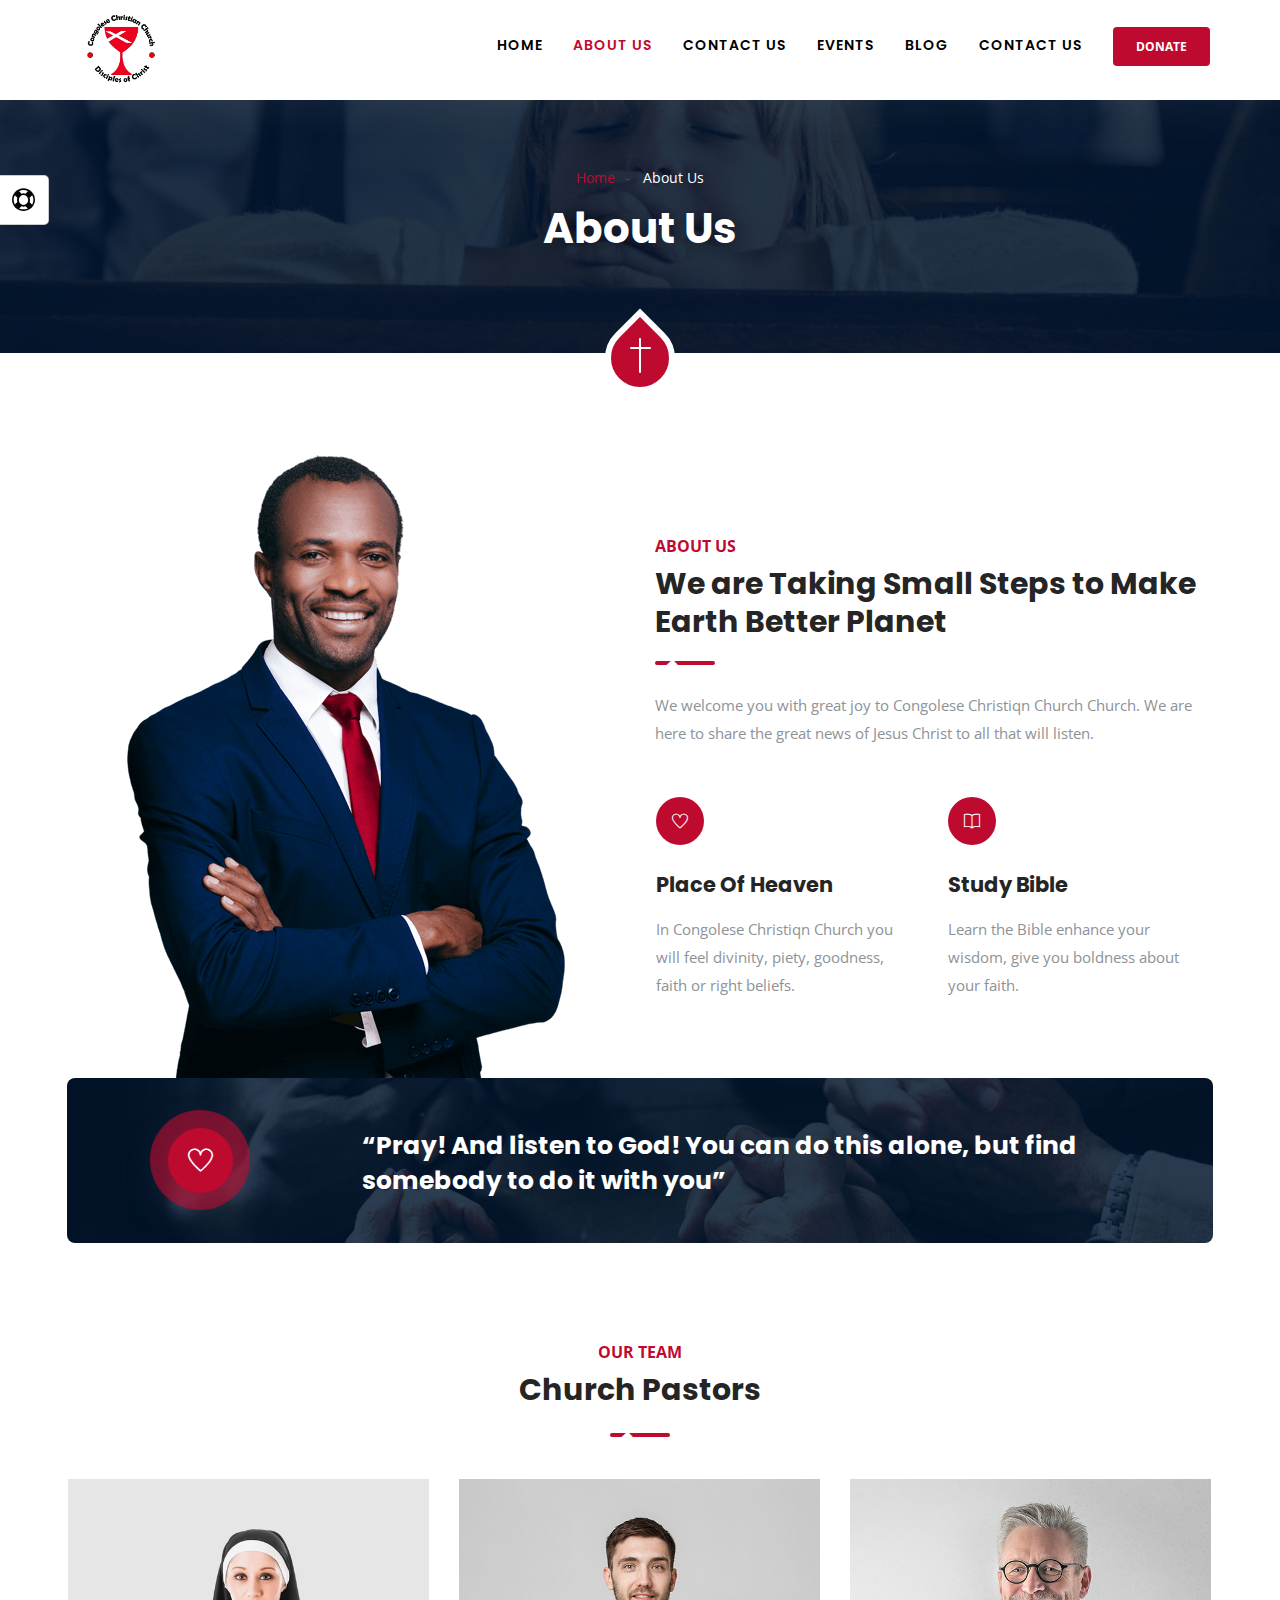
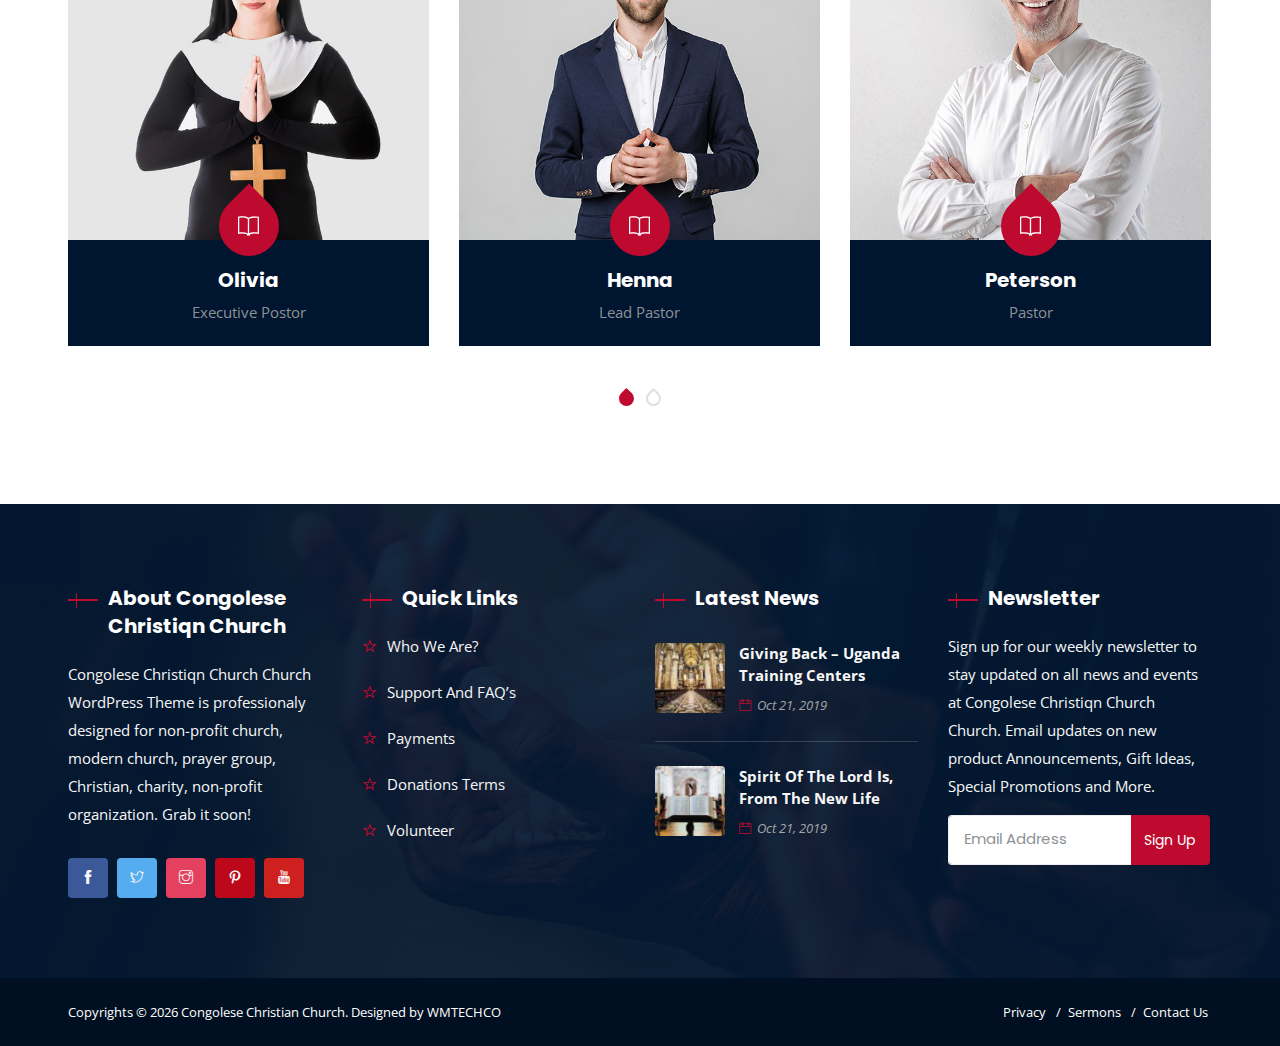
<file: about-us.html>
<!doctype html>
<html class="no-js" lang="zxx">

<head>
    <meta charset="utf-8">
    <meta http-equiv="X-UA-Compatible" content="IE=edge">
    <meta name="viewport" content="width=device-width, initial-scale=1">
    <link href="images/favicon.png" rel="icon" />
    <!--Title-->
    <title> Congolese Christiqn Church - About Us</title>
    <!-- CSS -->
    <!-- Font CSS -->

    <!-- Bootstrap -->
    <link rel="stylesheet" href="css/bootstrap.min.css">
    <!-- Font Awesome -->
    <link rel="stylesheet" href="css/font-awesome.min.css">
    <!-- Simple Line Icons -->
    <link rel="stylesheet" href="css/simple-line-icons.min.css">
    <!-- Themify Icons -->
    <link rel="stylesheet" href="css/themify-icons.css">
    <!-- Owl Slider -->
    <link rel="stylesheet" href="css/owl.carousel.min.css">
    <link rel="stylesheet" href="css/owl.theme.default.min.css">
    <!-- Magnific Popup -->
    <link rel="stylesheet" href="css/magnific-popup.css">
    <!-- Color Panel -->
    <link href="css/color_panel.css" rel="stylesheet" type="text/css" />
    <link rel="stylesheet" href="css/color-schemes/red.css" id="changeable-colors">
    <!-- Main Style -->
    <link rel="stylesheet" href="css/style.css" class="main-style">
</head>
<!--Body Start-->

<body data-res-from="1025">
    <!--Page Loader-->
    <div class="page-loader"></div>
    <!--Zmm Wrapper-->
    <div class="zmm-wrapper">
        <a href="#" class="zmm-close close"></a>
        <div class="zmm-inner bg-white typo-dark">
            <div class="text-center mobile-logo-part margin-bottom-30">
                <a href="index.html" class="img-before"><img src="images/logo-dark.png" class="img-fluid changeable-dark web-logo"  alt="Logo"></a>
            </div>
            <div class="zmm-main-nav">
            </div>
            <div class="search-form-wrapper margin-top-30">
                <form class="search-form" role="search">
                    <div class="input-group add-on">
                        <input class="form-control" placeholder="Search for.." name="srch-term" type="text">
                        <div class="input-group-btn">
                            <button class="btn btn-default search-btn" type="submit"><i class="ti-arrow-right"></i></button>
                        </div>
                    </div>
                </form>
            </div>
        </div>
    </div>
    <!-- Overlay Search -->
    <div class="overlay-search text-center hide">
        <a href="#" class="close close-light overlay-search-close"></a>
        <div class="search-form-wrapper">
            <form class="navbar-form search-form sliding-search-form" role="search">
                <div class="input-group add-on">
                    <input class="form-control" placeholder="Search for.." name="srch-term" type="text">
                    <div class="input-group-btn">
                        <button class="btn btn-default search-btn" type="submit"><i class="ti-arrow-right"></i></button>
                    </div>
                </div>
            </form>
        </div>
    </div>
    <!-- Main wrapper-->
    <div class="page-wrapper">
        <div class="page-wrapper-inner">
            <header>
                <!--Mobile Header-->
                <div class="mobile-header bg-white typo-dark">
                    <div class="mobile-header-inner">
                        <div class="sticky-outer">
                            <div class="sticky-head">
                                <div class="basic-container clearfix">
                                    <ul class="nav mobile-header-items pull-left">
                                        <li class="nav-item"><a href="#" class="zmm-toggle img-before"><i class="ti-menu"></i></a></li>
                                    </ul>
                                    <ul class="nav mobile-header-items pull-center">
                                        <li>
                                            <a href="index.html" class="img-before"><img src="images/logo-dark.png" class="img-fluid changeable-dark web-logo"   alt="Logo"></a>
                                        </li>
                                    </ul>
                                    <ul class="nav mobile-header-items pull-right">
                                        <li class="nav-item"><a href="#" class="img-before overlay-search-switch"><i class="icon-magnifier icons"></i></a></li>
                                    </ul>
                                </div>
                                <!-- .basic-container -->
                            </div>
                            <!-- .sticky-head -->
                        </div>
                        <!-- .sticky-outer -->
                    </div>
                    <!-- .mobile-header-inner -->
                </div>
                <!-- .mobile-header -->
                <!--Header-->
                <div class="header-inner header-1">
                    <!--Sticky part-->
                    <div class="sticky-outer">
                        <div class="sticky-head">
                            <!--Navbar-->
                            <nav class="navbar nav-shadow">
                                <div class="basic-container clearfix">
                                  <div class="">
                                    <!--Overlay Menu Switch-->
                                    <ul class="nav navbar-items pull-left">
                                      <li class="list-item">
                                        <a href="index.html" class="logo-general"
                                          ><img
                                            src="images/logo-light.jpg"
                                            class="img-fluid changeable-light"
                                            width="100"
                                            height="50"
                                            alt="Logo"
                                        /></a>
                                        <a href="index.html" class="logo-sticky"
                                          ><img
                                            src="images/logo-dark.png"
                                            class="img-fluid changeable-dark"
                                            width="166"
                                            height="50"
                                            alt="Logo"
                                        /></a>
                                      </li>
                                    </ul>
                                    <!-- Menu -->
                                    <ul class="nav navbar-items pull-right">
                                      <!--List Item-->
                                      <li class="list-item">
                                        <ul class="nav navbar-main ">
                                          
              
                                          <li ><a href="index.html">Home </a></li>
                                          <li class="active"><a href="about-us.html">About us</a></li>
              
                                          <li><a href="contact-us.html">Contact Us</a></li>
              
                                          <li><a href="events.html">Events</a></li>
              
                                          <li><a href="blog.html">Blog</a></li>
              
                                          <li><a href="contact-us.html">Contact Us</a></li>
                                          
                                        </ul>
                                      </li>
                                      <!--List Item End-->
                                      <!--List Item-->
                                      <li class="list-item">
                                        <div class="header-navbar-text-1">
                                          <a href="donate-now.html" class="h-donate-btn"
                                            >Donate</a
                                          >
                                        </div>
                                      </li>
                                      <!--List Item End-->
                                    </ul>
                                    <!-- Menu -->
                                  </div>
                                </div>
                              </nav>
                        </div>
                        <!--sticky-head-->
                    </div>
                    <!--sticky-outer-->
                </div>
            </header>
            <!-- header -->
            <!-- page-header -->
            <div class="page-title-wrap typo-white">
                <div class="page-title-wrap-inner section-bg-img" data-bg="images/page-title.jpg">
                    <span class="theme-overlay"></span>
                    <div class="container">
                        <div class="row text-center">
                            <div class="col-md-12">
                                <div class="page-title-inner">
                                    <div id="breadcrumb" class="breadcrumb margin-bottom-10">
                                        <a href="index.html" class="theme-color">Home</a>
                                        <span class="current">About Us</span>
                                    </div>
                                    <h1 class="page-title mb-0">About Us</h1>
                                </div>
                            </div>
                        </div>
                    </div>
                </div>
            </div>
            <!-- page-header -->
            <!-- Page Content -->
            <div class="content-wrapper pad-none">
                <div class="content-inner">
                    <!-- About Section -->
                    <section id="section-about" class="section-about pad-bottom-none">
                        <div class="container">
                            <!-- Row -->
                            <div class="row d-flex align-items-center">
                                <!-- Col -->
                                <div class="col-lg-6">
                                    <!-- about wrap -->
                                    <div class="about-wrap relative">
                                        <div class="about-wrap-inner">
                                            <!-- about details -->
                                            <div class="about-wrap-details">
                                                <!-- about button -->
                                                <div class="text-center">
                                                    <div class="about-img">
                                                        <img src="images/about-us/about-us-img.png" class="" alt="about-img">
                                                    </div>
                                                    <!-- .col -->
                                                </div>
                                            </div>
                                            <!-- about details End-->
                                        </div>
                                    </div>
                                    <!-- about wrap end -->
                                </div>
                                <!-- .col -->
                                <!-- Col -->
                                <div class="col-lg-6">
                                    <div class="title-wrap margin-bottom-50">
                                        <div class="section-title">
                                            <span class="sub-title theme-color text-uppercase">About Us</span>
                                            <h2 class="section-title margin-top-5">We are Taking Small Steps to Make Earth Better Planet</h2>
                                            <span class="border-bottom"></span>
                                        </div>
                                        <div class="pad-top-15">
                                            <p class="margin-bottom-20">We welcome you with great joy to  Congolese Christiqn Church Church. We are here to share the great news of Jesus Christ to all that will listen.</p>
                                        </div>
                                    </div>
                                    <div class="row">
                                        <!-- Feature Box -->
                                        <div class="col-md-6">
                                            <div class="feature-box-wrap f-box-style-1 relative">
                                                <div class="feature-box-details">
                                                    <div class="feature-icon margin-bottom-25">
                                                        <span class="ti-heart b-radius-50 d-block"></span>
                                                    </div>
                                                    <div class="feature-content">
                                                        <div class="feature-title relative margin-bottom-15">
                                                            <h4>Place Of Heaven</h4>
                                                        </div>
                                                        <p class="mb-0">In  Congolese Christiqn Church you will feel divinity, piety, goodness, faith or right beliefs.</p>
                                                    </div>
                                                </div>
                                            </div>
                                        </div>
                                        <!-- Feature Box End -->
                                        <!-- Feature Box -->
                                        <div class="col-md-6">
                                            <div class="feature-box-wrap f-box-style-1 relative">
                                                <div class="feature-box-details">
                                                    <div class="feature-icon margin-bottom-25">
                                                        <span class="ti-book b-radius-50 d-block"></span>
                                                    </div>
                                                    <div class="feature-content">
                                                        <div class="feature-title relative margin-bottom-15">
                                                            <h4>Study Bible</h4>
                                                        </div>
                                                        <p class="mb-0">Learn the Bible enhance your wisdom, give you boldness about your faith.</p>
                                                    </div>
                                                </div>
                                            </div>
                                        </div>
                                        <!-- Feature Box End -->
                                    </div>
                                </div>
                                <!-- Col -->
                            </div>
                            <!-- Row -->
                        </div>
                        <!-- Container -->
                    </section>
                    <!-- About Section End -->
                    <!-- Get a Quote Section -->
                    <section id="get-quote-section" class="get-quote-section pad-none">
                        <div class="container">
                            <div class="div-bg-img b-radius-8 pad-top-50 pad-bottom-45" data-bg="images/bg/bg-1.jpg">
                                <!-- Row -->
                                <div class="row get-quote-2">
                                    <!-- Col -->
                                    <div class="col-md-3">
                                        <!-- video wrap -->
                                        <div class="video-wrap wrap-stretch relative">
                                            <!-- video details -->
                                            <div class="video-wrap-details">
                                                <!-- video button -->
                                                <div class="video-play-btn text-center">
                                                    <div class="video-icon">
                                                        <a class="popup-youtube box-shadow1" href="https://www.youtube.com/watch?v=1hLBCOlptq8">
															<i class="ti-heart"></i>
														</a>
                                                    </div>
                                                </div>
                                            </div>
                                            <!-- video details End-->
                                        </div>
                                        <!-- video wrap end -->
                                    </div>
                                    <!-- Col -->
                                    <!-- Col -->
                                    <div class="col-md-9 pe-5">
                                        <div class="title-wrap mb-0">
                                            <div class="section-title typo-white mb-0">
                                                <h2 class="title mb-0">“Pray! And listen to God! You can do this alone, but find somebody to do it with you”</h2>
                                            </div>
                                        </div>
                                    </div>
                                    <!-- Col -->
                                </div>
                                <!-- Row -->
                            </div>
                        </div>
                        <!-- Container -->
                    </section>
                    <!-- Get a Quote Section End -->
                    <!-- Team Section -->
                    <section id="team-section" class="team-section pad-top-95 pad-bottom-90">
                        <div class="container">
                            <!-- Row -->
                            <div class="row">
                                <div class="offset-md-2 col-md-8">
                                    <div class="title-wrap text-center">
                                        <div class="section-title">
                                            <span class="sub-title theme-color text-uppercase">Our Team</span>
                                            <h2 class="section-title margin-top-5">Church Pastors</h2>
                                            <span class="border-bottom center"></span>
                                        </div>
                                    </div>
                                </div>
                                <!--Team Main Slider-->
                                <div class="owl-carousel team-main-wrapper" data-loop="1" data-nav="0" data-dots="1" data-autoplay="1" data-autoplaypause="1" data-autoplaytime="5000" data-smartspeed="1000" data-margin="30" data-items="3" data-items-tab="2" data-items-mob="1">
                                    <!--Item-->
                                    <div class="item">
                                        <div class="team-style-1">
                                            <!--Team Inner-->
                                            <div class="team-inner margin-bottom-20">
                                                <div class="team-thumb mb-0 relative">
                                                    <!--Team Overlay-->
                                                    <div class="team-overlay"></div>
                                                    <img src="images/team/team-6.jpg" class="img-fluid thumb w-100" width="480" height="485" alt="team-img" />
                                                    <div class="team-overlay-details top-left-overlay typo-white text-center">
                                                        <div class="social-icons">
                                                            <a href="#"><span class="ti-facebook"></span></a>
                                                            <a href="#"><span class="ti-twitter"></span></a>
                                                            <a href="#"><span class="ti-instagram"></span></a>
                                                            <a href="#"><span class="ti-linkedin"></span></a>
                                                        </div>
                                                    </div>
                                                </div>
                                                <div class="team-details text-center pad-20">
                                                    <div class="team-name">
                                                        <h3 class="mb-0"><a href="#" class="client-name typo-white">Olivia</a></h3>
                                                    </div>
                                                    <div class="team-designation">
                                                        <p class="mb-0">Executive Postor</p>
                                                    </div>
                                                </div>
                                            </div>
                                            <!--Team Inner Ends-->
                                        </div>
                                    </div>
                                    <!--Item Ends-->
                                    <!--Item-->
                                    <div class="item">
                                        <div class="team-style-1">
                                            <!--Team Inner-->
                                            <div class="team-inner margin-bottom-20">
                                                <div class="team-thumb mb-0 relative">
                                                    <!--Team Overlay-->
                                                    <div class="team-overlay"></div>
                                                    <img src="images/team/team-2.jpg" class="img-fluid thumb w-100" width="480" height="485" alt="team-img" />
                                                    <div class="team-overlay-details top-left-overlay typo-white text-center">
                                                        <div class="social-icons">
                                                            <a href="#"><span class="ti-facebook"></span></a>
                                                            <a href="#"><span class="ti-twitter"></span></a>
                                                            <a href="#"><span class="ti-instagram"></span></a>
                                                            <a href="#"><span class="ti-linkedin"></span></a>
                                                        </div>
                                                    </div>
                                                </div>
                                                <div class="team-details text-center pad-20">
                                                    <div class="team-name">
                                                        <h3 class="mb-0"><a href="#" class="client-name typo-white">Henna</a></h3>
                                                    </div>
                                                    <div class="team-designation">
                                                        <p class="mb-0">Lead Pastor</p>
                                                    </div>
                                                </div>
                                            </div>
                                            <!--Team Inner Ends-->
                                        </div>
                                    </div>
                                    <!--Item Ends-->
                                    <!--Item-->
                                    <div class="item">
                                        <div class="team-style-1">
                                            <!--Team Inner-->
                                            <div class="team-inner margin-bottom-20">
                                                <div class="team-thumb mb-0 relative">
                                                    <!--Team Overlay-->
                                                    <div class="team-overlay"></div>
                                                    <img src="images/team/team-1.jpg" class="img-fluid thumb w-100" width="480" height="485" alt="team-img" />
                                                    <div class="team-overlay-details top-left-overlay typo-white text-center">
                                                        <div class="social-icons">
                                                            <a href="#"><span class="ti-facebook"></span></a>
                                                            <a href="#"><span class="ti-twitter"></span></a>
                                                            <a href="#"><span class="ti-instagram"></span></a>
                                                            <a href="#"><span class="ti-linkedin"></span></a>
                                                        </div>
                                                    </div>
                                                </div>
                                                <div class="team-details text-center pad-20">
                                                    <div class="team-name">
                                                        <h3 class="mb-0"><a href="#" class="client-name typo-white">Peterson</a></h3>
                                                    </div>
                                                    <div class="team-designation">
                                                        <p class="mb-0">Pastor</p>
                                                    </div>
                                                </div>
                                            </div>
                                            <!--Team Inner Ends-->
                                        </div>
                                    </div>
                                    <!--Item Ends-->
                                    <!--Item-->
                                    <div class="item">
                                        <div class="team-style-1">
                                            <!--Team Inner-->
                                            <div class="team-inner margin-bottom-20">
                                                <div class="team-thumb mb-0 relative">
                                                    <!--Team Overlay-->
                                                    <div class="team-overlay"></div>
                                                    <img src="images/team/team-4.jpg" class="img-fluid thumb w-100" width="480" height="485" alt="team-img" />
                                                    <div class="team-overlay-details top-left-overlay typo-white text-center">
                                                        <div class="social-icons">
                                                            <a href="#"><span class="ti-facebook"></span></a>
                                                            <a href="#"><span class="ti-twitter"></span></a>
                                                            <a href="#"><span class="ti-instagram"></span></a>
                                                            <a href="#"><span class="ti-linkedin"></span></a>
                                                        </div>
                                                    </div>
                                                </div>
                                                <div class="team-details text-center pad-20">
                                                    <div class="team-name">
                                                        <h3 class="mb-0"><a href="#" class="client-name typo-white">Jackson</a></h3>
                                                    </div>
                                                    <div class="team-designation">
                                                        <p class="mb-0">Protestant Clergy</p>
                                                    </div>
                                                </div>
                                            </div>
                                            <!--Team Inner Ends-->
                                        </div>
                                    </div>
                                    <!--Item Ends-->
                                    <!--Item-->
                                    <div class="item">
                                        <div class="team-style-1">
                                            <!--Team Inner-->
                                            <div class="team-inner margin-bottom-20">
                                                <div class="team-thumb mb-0 relative">
                                                    <!--Team Overlay-->
                                                    <div class="team-overlay"></div>
                                                    <img src="images/team/team-3.jpg" class="img-fluid thumb w-100" width="480" height="485" alt="team-img" />
                                                    <div class="team-overlay-details top-left-overlay typo-white text-center">
                                                        <div class="social-icons">
                                                            <a href="#"><span class="ti-facebook"></span></a>
                                                            <a href="#"><span class="ti-twitter"></span></a>
                                                            <a href="#"><span class="ti-instagram"></span></a>
                                                            <a href="#"><span class="ti-linkedin"></span></a>
                                                        </div>
                                                    </div>
                                                </div>
                                                <div class="team-details text-center pad-20">
                                                    <div class="team-name">
                                                        <h3 class="mb-0"><a href="#" class="client-name typo-white">Johnny</a></h3>
                                                    </div>
                                                    <div class="team-designation">
                                                        <p class="mb-0">Christian Speaker</p>
                                                    </div>
                                                </div>
                                            </div>
                                            <!--Team Inner Ends-->
                                        </div>
                                    </div>
                                    <!--Item Ends-->
                                    <!--Item-->
                                    <div class="item">
                                        <div class="team-style-1">
                                            <!--Team Inner-->
                                            <div class="team-inner margin-bottom-20">
                                                <div class="team-thumb mb-0 relative">
                                                    <!--Team Overlay-->
                                                    <div class="team-overlay"></div>
                                                    <img src="images/team/team-5.jpg" class="img-fluid thumb w-100" width="480" height="485" alt="team-img" />
                                                    <div class="team-overlay-details top-left-overlay typo-white text-center">
                                                        <div class="social-icons">
                                                            <a href="#"><span class="ti-facebook"></span></a>
                                                            <a href="#"><span class="ti-twitter"></span></a>
                                                            <a href="#"><span class="ti-instagram"></span></a>
                                                            <a href="#"><span class="ti-linkedin"></span></a>
                                                        </div>
                                                    </div>
                                                </div>
                                                <div class="team-details text-center pad-20">
                                                    <div class="team-name">
                                                        <h3 class="mb-0"><a href="#" class="client-name typo-white">Sophia Jones</a></h3>
                                                    </div>
                                                    <div class="team-designation">
                                                        <p class="mb-0">Senior Postor</p>
                                                    </div>
                                                </div>
                                            </div>
                                            <!--Team Inner Ends-->
                                        </div>
                                    </div>
                                    <!--Item Ends-->
                                </div>
                                <!--Team Owl Slider-->
                            </div>
                            <!-- Row -->
                        </div>
                        <!-- Container -->
                    </section>
                    <!-- Team Section End -->
                </div>
            </div>
        </div>
        <!-- .page-wrapper-inner -->
    </div>
    <!--page-wrapper-->

    <!-- Footer -->
    <footer id="footer" class="footer footer-1 footer-bg-img" data-bg="images/bg/footer-bg.jpg">
        <!--Footer Widgets Columns Posibilities 4-->
        <div class="footer-widgets">
            <div class="footer-middle-wrap footer-overlay-dark">
                <div class="color-overlay"></div>
                <div class="container">
                    <div class="row">
                        <div class="col-lg-3 widget text-widget">
                            <div class="widget-title">
                                <!-- Title -->
                                <h3 class="title typo-white">About  Congolese Christiqn Church</h3>
                            </div>
                            <!-- Text -->
                            <div class="widget-text margin-bottom-30">
                                <p> Congolese Christiqn Church Church WordPress Theme is professionaly designed for non-profit church, modern church, prayer group, Christian, charity, non-profit organization. Grab it soon!</p>
                            </div>
                            <div class="social-icons">
                                <a href="#" class="social-fb"><span class="ti-facebook"></span></a>
                                <a href="#" class="social-twitter"><span class="ti-twitter"></span></a>
                                <a href="#" class="social-instagram"><span class="ti-instagram"></span></a>
                                <a href="#" class="social-pinterest"><span class="ti-pinterest"></span></a>
                                <a href="#" class="social-youtube"><span class="ti-youtube"></span></a>
                            </div>
                        </div>
                        <!-- Col -->
                        <div class="col-lg-3 widget text-widget">
                            <div class="widget-title">
                                <!-- Title -->
                                <h3 class="title typo-white">Quick Links</h3>
                            </div>
                            <!-- Text -->
                            <div class="menu-quick-links">
                                <ul class="menu">
                                    <li class="menu-item"><a href="#">Who We Are?</a></li>
                                    <li class="menu-item"><a href="#">Support and FAQ’s</a></li>
                                    <li class="menu-item"><a href="#">Payments</a></li>
                                    <li class="menu-item"><a href="#">Donations Terms</a></li>
                                    <li class="menu-item"><a href="#">Volunteer</a></li>
                                </ul>
                            </div>
                        </div>
                        <!-- Col -->
                        <div class="col-lg-3 widget recent-posts">
                            <div class="widget-title">
                                <!-- Title -->
                                <h3 class="title typo-white">Latest News</h3>
                            </div>
                            <nav>
                                <ul class="footer-list-posts">
                                    <!-- List Items -->
                                    <li>
                                        <div class="side-image">
                                            <a href="blog-single.html"><img width="80" height="80" src="images/blog/thumb/blog_thumb1-80x80.jpg" class="img-responsive wp-post-image" alt="Blog"></a>
                                        </div>
                                        <div class="side-item-text"><a href="blog-single.html">Giving Back – Uganda Training Centers</a>
                                            <span class="post-date d-block">Oct 21, 2019</span>
                                        </div>
                                    </li>
                                    <li>
                                        <div class="side-image">
                                            <a href="blog-single.html"><img width="80" height="80" src="images/blog/thumb/blog_thumb2-80x80.jpg" class="img-responsive wp-post-image" alt="Blog"></a>
                                        </div>
                                        <div class="side-item-text"><a href="blog-single.html">Spirit Of The Lord Is, From The New Life</a>
                                            <span class="post-date d-block">Oct 21, 2019</span>
                                        </div>
                                    </li>
                                </ul>
                            </nav>
                        </div>
                        <!-- Col -->
                        <div class="col-lg-3 widget contact-info-widget">
                            <div class="widget-title">
                                <!-- Title -->
                                <h3 class="title typo-white">Newsletter</h3>
                            </div>
                            <p>Sign up for our weekly newsletter to stay updated on all news and events at  Congolese Christiqn Church Church. Email updates on new product Announcements, Gift Ideas, Special Promotions and More.</p>
                            <div class="mailchimp-widget-wrap">
                                <!-- subscribe form -->
                                <form id="subscribe-form-1" class="subscribe-form" action="inc/function.php">
                                    <div class="input-group add-on">
                                        <input type="text" class="form-control" name="mcemail" autocomplete="off" id="mcemail-1" placeholder="Email Address">
                                        <div class="input-group-btn">
                                            <button class="btn btn-default subscribe-btn" type="submit">Sign Up</button>
                                        </div>
                                    </div>
                                    <p class="subscribe-status-msg hide"></p>
                                </form>
                            </div>
                        </div>
                        <!-- Col -->
                    </div>
                </div>
            </div>
        </div>
        <!--Footer Copyright Columns Posibilities 4-->
        <div class="footer-copyright">
            <div class="footer-bottom-wrap pad-tb-20 typo-white">
                <div class="container">
                    <div class="row">
                        <div class="col-md-12">
                            <ul class="footer-bottom-items pull-left">
                                <li class="nav-item">
                                    <div class="nav-item-inner">
                                        Copyrights ©
                                        <script>
                                            document.write(new Date().getFullYear())
                                        </script> <a href="index.html">Congolese Christian Church</a>. Designed by <a href="http://wmtechco.com/">WMTECHCO</a>
                                    </div>
                                </li>
                            </ul>
                            <ul class="footer-bottom-items footer-menu pull-right">
                                <li class="nav-item">
                                    <a href="#">Privacy</a>
                                </li>
                                <li class="nav-item">
                                    <a href="#">Sermons</a>
                                </li>
                                <li class="nav-item">
                                    <a href="#">Contact Us</a>
                                </li>
                            </ul>
                        </div>
                    </div>
                </div>
            </div>
        </div>
    </footer>
    <!-- Footer -->
    <!-- Color Switcher -->
    <div id="theme-panel" class="close-theme-panel">
        <!--Panel Button -->
        <a class="panel-button"><i class="fa  fa-life-ring"></i></a>
        <div class="segment">
            <h4 class="condensed semibold uppercase no-margin no-padding">Color Switcher</h4>
        </div>
        <!-- Colors -->
        <div class="segment">
            <a title="blue" class="switcher blue-bg"></a>
            <a title="asphalt" class="switcher asphalt-bg"></a>
            <a title="green" class="switcher green-bg"></a>
            <a title="orange" class="switcher orange-bg"></a>
            <a title="purple" class="switcher purple-bg"></a>
            <a title="red" class="switcher red-bg"></a>
            <a title="s-green" class="switcher s-green-bg"></a>
            <a title="s-blue" class="switcher s-blue-bg"></a>
            <a title="gray" class="switcher gray-bg"></a>
            <a title="p-green" class="switcher p-green-bg"></a>
        </div>
    </div>
    <!-- End Color Switcher -->

    <!-- jQuery Lib -->
    <script src="js/jquery.min.js"></script>
    <!-- Bootstrap Js -->
    <script src="js/bootstrap.bundle.min.js"></script>
    <!-- Easing Js -->
    <script src="js/jquery.easing.min.js"></script>
    <!-- Carousel Js Code -->
    <script src="js/owl.carousel.min.js"></script>
    <!-- Paroller Js -->
    <script src="js/jquery.paroller.min.js"></script>
    <!-- Isotope Js -->
    <script src="js/isotope.pkgd.min.js"></script>
    <!-- Magnific Popup Js -->
    <script src="js/jquery.magnific-popup.min.js"></script>
    <!-- Validator Js -->
    <script src="js/validator.min.js"></script>
    <!-- Smart Resize Js -->
    <script src="js/smartresize.min.js"></script>
    <!-- Appear Js -->
    <script src="js/jquery.appear.min.js"></script>
    <!-- Theme Custom Js -->
    <script src="js/custom.js"></script>
    <script src="js/color-panel.js"></script>
</body>
<!-- Body End -->
<!-- Body End -->

</html>
</file>
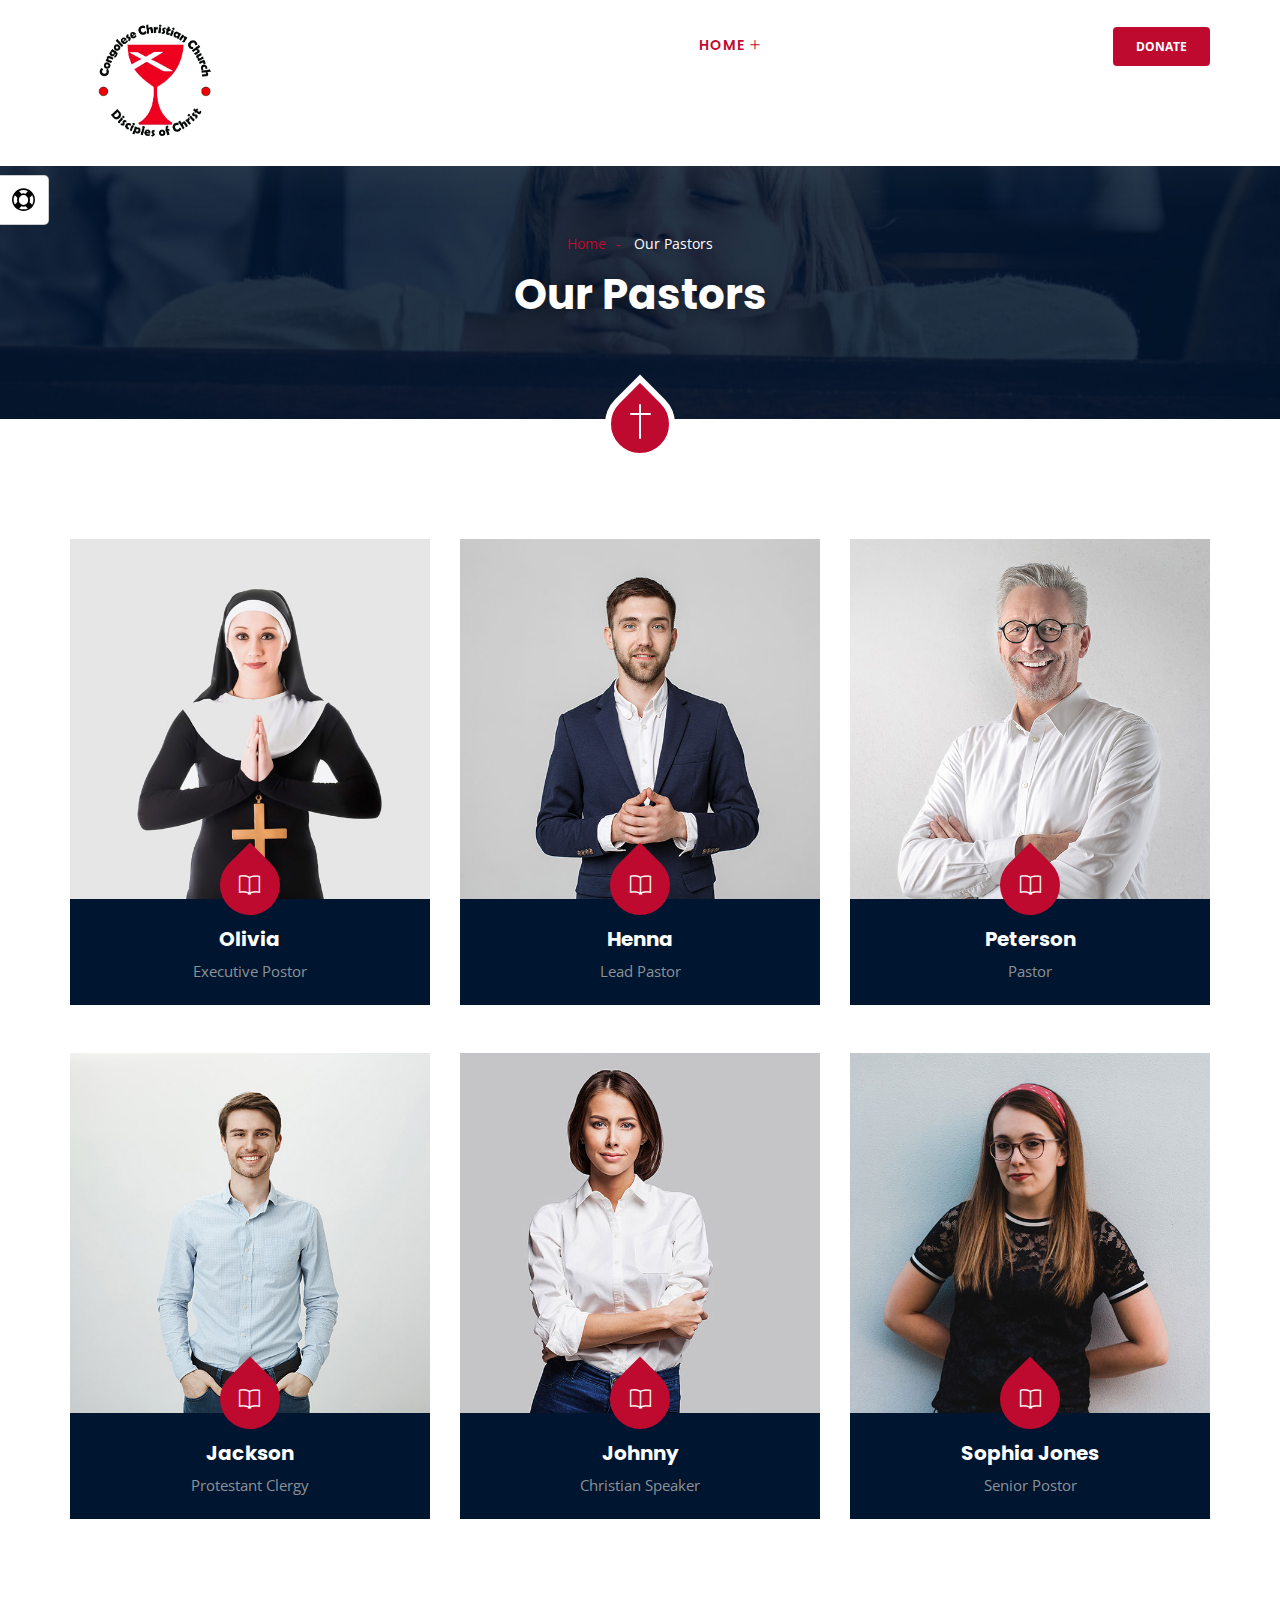
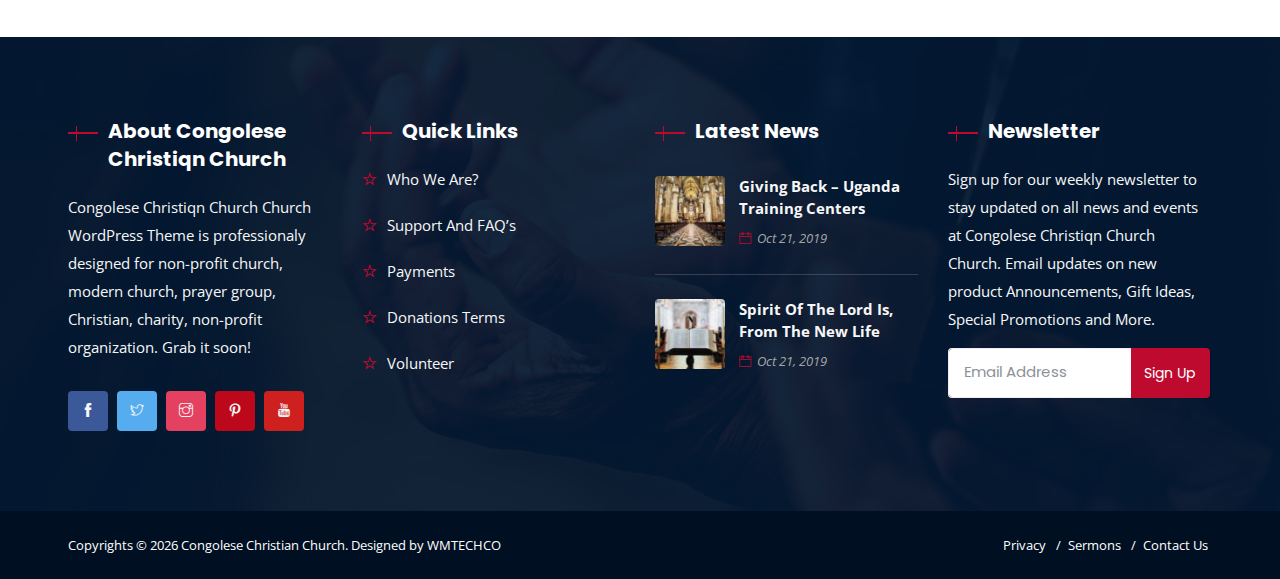
<file: our-pastors.html>
<!doctype html>
<html class="no-js" lang="zxx">

<head>
    <meta charset="utf-8">
    <meta http-equiv="X-UA-Compatible" content="IE=edge">
    <meta name="viewport" content="width=device-width, initial-scale=1">
    <link href="images/favicon.png" rel="icon" />
    <!--Title-->
    <title> Congolese Christiqn Church - Our Pastors</title>
    <!-- CSS -->
    <!-- Bootstrap -->
    <link rel="stylesheet" href="css/bootstrap.min.css">
    <!-- Font Awesome -->
    <link rel="stylesheet" href="css/font-awesome.min.css">
    <!-- Simple Line Icons -->
    <link rel="stylesheet" href="css/simple-line-icons.min.css">
    <!-- Themify Icons -->
    <link rel="stylesheet" href="css/themify-icons.css">
    <!-- Owl Slider -->
    <link rel="stylesheet" href="css/owl.carousel.min.css">
    <link rel="stylesheet" href="css/owl.theme.default.min.css">
    <!-- Magnific Popup -->
    <link rel="stylesheet" href="css/magnific-popup.css">
    <!-- Color Panel -->
    <link href="css/color_panel.css" rel="stylesheet" type="text/css" />
    <link rel="stylesheet" href="css/color-schemes/red.css" id="changeable-colors">
    <!-- Main Style -->
    <link rel="stylesheet" href="css/style.css" class="main-style">
</head>
<!--Body Start-->

<body data-res-from="1025">
    <!--Page Loader-->
    <div class="page-loader"></div>
    <!--Zmm Wrapper-->
    <div class="zmm-wrapper">
        <a href="#" class="zmm-close close"></a>
        <div class="zmm-inner bg-white typo-dark">
            <div class="text-center mobile-logo-part margin-bottom-30">
                <a href="index.html" class="img-before"><img src="images/logo-dark.png" class="img-fluid changeable-dark web-logo"  alt="Logo"></a>
            </div>
            <div class="zmm-main-nav">
            </div>
            <div class="search-form-wrapper margin-top-30">
                <form class="search-form" role="search">
                    <div class="input-group add-on">
                        <input class="form-control" placeholder="Search for.." name="srch-term" type="text">
                        <div class="input-group-btn">
                            <button class="btn btn-default search-btn" type="submit"><i class="ti-arrow-right"></i></button>
                        </div>
                    </div>
                </form>
            </div>
        </div>
    </div>
    <!-- Overlay Search -->
    <div class="overlay-search text-center hide">
        <a href="#" class="close close-light overlay-search-close"></a>
        <div class="search-form-wrapper">
            <form class="navbar-form search-form sliding-search-form" role="search">
                <div class="input-group add-on">
                    <input class="form-control" placeholder="Search for.." name="srch-term" type="text">
                    <div class="input-group-btn">
                        <button class="btn btn-default search-btn" type="submit"><i class="ti-arrow-right"></i></button>
                    </div>
                </div>
            </form>
        </div>
    </div>
    <!-- Main wrapper-->
    <div class="page-wrapper">
        <div class="page-wrapper-inner">
            <header>
                <!--Mobile Header-->
                <div class="mobile-header bg-white typo-dark">
                    <div class="mobile-header-inner">
                        <div class="sticky-outer">
                            <div class="sticky-head">
                                <div class="basic-container clearfix">
                                    <ul class="nav mobile-header-items pull-left">
                                        <li class="nav-item"><a href="#" class="zmm-toggle img-before"><i class="ti-menu"></i></a></li>
                                    </ul>
                                    <ul class="nav mobile-header-items pull-center">
                                        <li>
                                            <a href="index.html" class="img-before"><img src="images/logo-dark.png" class="img-fluid changeable-dark web-logo"   alt="Logo"></a>
                                        </li>
                                    </ul>
                                    <ul class="nav mobile-header-items pull-right">
                                        <li class="nav-item"><a href="#" class="img-before overlay-search-switch"><i class="icon-magnifier icons"></i></a></li>
                                    </ul>
                                </div>
                                <!-- .basic-container -->
                            </div>
                            <!-- .sticky-head -->
                        </div>
                        <!-- .sticky-outer -->
                    </div>
                    <!-- .mobile-header-inner -->
                </div>
                <!-- .mobile-header -->
                <!--Header-->
                <div class="header-inner header-1">
                    <!--Sticky part-->
                    <div class="sticky-outer">
                        <div class="sticky-head">
                            <!--Navbar-->
                            <nav class="navbar nav-shadow">
                                <div class="basic-container clearfix">
                                    <div class="navbar-inner">
                                        <!--Overlay Menu Switch-->
                                        <ul class="nav navbar-items pull-left">
                                            <li class="list-item">
                                                <a href="index.html" class="logo-general"><img src="images/logo-dark.png" class="img-fluid changeable-dark web-logo" width="166" height="50" alt="Logo" /></a>
                                                <a href="index.html" class="logo-sticky"><img src="images/logo-dark.png" class="img-fluid changeable-dark web-logo" width="166" height="50" alt="Logo" /></a>
                                            </li>
                                        </ul>
                                        <!-- Menu -->
                                        <ul class="nav navbar-items pull-right">
                                            <!--List Item-->
                                            <li class="list-item">
                                                <ul class="nav navbar-main menu-white">
                                                    <li class="active dropdown cus-img-menu dropdown-sub"><a href="index.html">Home</a>
                                                        <ul class="dropdown-menu mega-dropdown-menu basic-container dropdown-col-5 clearfix">
                                                            <li class="mega-dropdown-col">
                                                                <div class="img-menu">
                                                                    <!--News Post-->
                                                                    <div class="img-block"> <a href="index.html">																			<img src="images/screenshot/home-1.jpg" width='400' height='500' alt="screenshot-img">																		</a> </div>
                                                                    <div class="title-wrap">
                                                                        <p><a href="index.html" class="mega-menu-title">Home</a> / <a href="index-onepage.html" class="mega-menu-title">Home One Page</a> </p>
                                                                    </div>
                                                                </div>
                                                            </li>
                                                            
                                                        </ul>
                                                    </li>
                                                    <li class="dropdown dropdown-sub"><a href="#">Pages</a>
                                                        <ul class="dropdown-menu">
                                                            <li><a href="about-us.html">About Us</a></li>
                                                            <li class="dropdown"><a href="events.html">Events</a>
                                                                <ul class="dropdown-menu child-dropdown-menu">
                                                                    <li><a href="events.html">Events Default</a></li>
                                                                    
                                                                </ul>
                                                            </li>
                                                            <li class="dropdown"><a href="gallery.html">Gallery</a>
                                                               
                                                            </li>
                                                            
                                                            <li class="dropdown"><a href="our-pastors.html">Our Pastors</a>
                                                                <!-- <ul class="dropdown-menu">
                                                                    <li> <a href="our-pastors-slide.html">Our Pastors Slide</a> </li>
                                                                </ul> -->
                                                            </li>
                                                            <li class="dropdown"><a href="campaigns.html">Campaigns</a>
                                                                <ul class="dropdown-menu">
                                                                    <li> <a href="donate-now.html">Donate Now</a> </li>
                                                                </ul>
                                                            </li>
                                                        </ul>
                                                    </li>
                                                    <li class="dropdown dropdown-sub"><a href="blog.html">Blog</a>
                                                        <ul class="dropdown-menu">
                                                            
                                                            <li><a href="blog-single.html">Blog Single</a></li>
                                                        </ul>
                                                    </li>
                                                    <li><a href="contact-us.html">Contact Us</a></li>
                                                </ul>
                                            </li>
                                            <!--List Item End-->
                                            <!--List Item-->
                                            <li class="list-item">
                                                <div class="header-navbar-text-1"><a href="donate-now.html" class="h-donate-btn">Donate</a></div>
                                            </li>
                                            <!--List Item End-->
                                        </ul>
                                        <!-- Menu -->
                                    </div>
                                </div>
                            </nav>
                        </div>
                        <!--sticky-head-->
                    </div>
                    <!--sticky-outer-->
                </div>
            </header>
            <!-- header -->
            <!-- page-header -->
            <div class="page-title-wrap typo-white">
                <div class="page-title-wrap-inner section-bg-img" data-bg="images/page-title.jpg">
                    <span class="theme-overlay"></span>
                    <div class="container">
                        <div class="row text-center">
                            <div class="col-md-12">
                                <div class="page-title-inner">
                                    <div id="breadcrumb" class="breadcrumb margin-bottom-10">
                                        <a href="index.html" class="theme-color">Home</a>
                                        <span class="current">Our Pastors</span>
                                    </div>
                                    <h1 class="page-title mb-0">Our Pastors</h1>
                                </div>
                            </div>
                        </div>
                    </div>
                </div>
            </div>
            <!-- page-header -->
            <!-- Page Content -->
            <div class="content-wrapper pad-none">
                <div class="content-inner">
                    <!-- Team Section -->
                    <section id="team-section" class="team-section pad-top-120 pad-bottom-70">
                        <!-- Screan Reader Text -->
                        <h2 class="screen-reader-text">Team</h2>
                        <div class="container">
                            <!-- Row -->
                            <div class="row">
                                <!-- Col -->
                                <div class="col-md-12">
                                    <!--Team Main wrap-->
                                    <div class="team-main-wrapper team-grid team-style-1">
                                        <div class="row">
                                            <!-- Col-md -->
                                            <div class="col-md-4">
                                                <!--Team Inner-->
                                                <div class="team-inner mb-5">
                                                    <div class="team-thumb mb-0 relative">
                                                        <!--Team Overlay-->
                                                        <div class="team-overlay"></div>
                                                        <img src="images/team/team-6.jpg" class="img-fluid thumb w-100" width="480" height="485" alt="team-img" />
                                                        <div class="team-overlay-details top-left-overlay typo-white text-center">
                                                            <div class="social-icons">
                                                                <a href="#"><span class="ti-facebook"></span></a>
                                                                <a href="#"><span class="ti-twitter"></span></a>
                                                                <a href="#"><span class="ti-instagram"></span></a>
                                                                <a href="#"><span class="ti-linkedin"></span></a>
                                                            </div>
                                                        </div>
                                                    </div>
                                                    <div class="team-details text-center pad-20">
                                                        <div class="team-name">
                                                            <h3 class="mb-0"><a href="#" class="client-name typo-white">Olivia</a></h3>
                                                        </div>
                                                        <div class="team-designation">
                                                            <p class="mb-0">Executive Postor</p>
                                                        </div>
                                                    </div>
                                                </div>
                                                <!--Team Inner Ends-->
                                            </div>
                                            <!--Col-md Ends-->
                                            <!-- Col-md -->
                                            <div class="col-md-4">
                                                <!--Team Inner-->
                                                <div class="team-inner mb-5">
                                                    <div class="team-thumb mb-0 relative">
                                                        <!--Team Overlay-->
                                                        <div class="team-overlay"></div>
                                                        <img src="images/team/team-2.jpg" class="img-fluid thumb w-100" width="480" height="485" alt="team-img" />
                                                        <div class="team-overlay-details top-left-overlay typo-white text-center">
                                                            <div class="social-icons">
                                                                <a href="#"><span class="ti-facebook"></span></a>
                                                                <a href="#"><span class="ti-twitter"></span></a>
                                                                <a href="#"><span class="ti-instagram"></span></a>
                                                                <a href="#"><span class="ti-linkedin"></span></a>
                                                            </div>
                                                        </div>
                                                    </div>
                                                    <div class="team-details text-center pad-20">
                                                        <div class="team-name">
                                                            <h3 class="mb-0"><a href="#" class="client-name typo-white">Henna</a></h3>
                                                        </div>
                                                        <div class="team-designation">
                                                            <p class="mb-0">Lead Pastor</p>
                                                        </div>
                                                    </div>
                                                </div>
                                                <!--Team Inner Ends-->
                                            </div>
                                            <!--Col-md Ends-->
                                            <!-- Col-md -->
                                            <div class="col-md-4">
                                                <!--Team Inner-->
                                                <div class="team-inner mb-5">
                                                    <div class="team-thumb mb-0 relative">
                                                        <!--Team Overlay-->
                                                        <div class="team-overlay"></div>
                                                        <img src="images/team/team-1.jpg" class="img-fluid thumb w-100" width="480" height="485" alt="team-img" />
                                                        <div class="team-overlay-details top-left-overlay typo-white text-center">
                                                            <div class="social-icons">
                                                                <a href="#"><span class="ti-facebook"></span></a>
                                                                <a href="#"><span class="ti-twitter"></span></a>
                                                                <a href="#"><span class="ti-instagram"></span></a>
                                                                <a href="#"><span class="ti-linkedin"></span></a>
                                                            </div>
                                                        </div>
                                                    </div>
                                                    <div class="team-details text-center pad-20">
                                                        <div class="team-name">
                                                            <h3 class="mb-0"><a href="#" class="client-name typo-white">Peterson</a></h3>
                                                        </div>
                                                        <div class="team-designation">
                                                            <p class="mb-0">Pastor</p>
                                                        </div>
                                                    </div>
                                                </div>
                                                <!--Team Inner Ends-->
                                            </div>
                                            <!--Col-md Ends-->
                                            <!-- Col-md -->
                                            <div class="col-md-4">
                                                <!--Team Inner-->
                                                <div class="team-inner mb-5">
                                                    <div class="team-thumb mb-0 relative">
                                                        <!--Team Overlay-->
                                                        <div class="team-overlay"></div>
                                                        <img src="images/team/team-4.jpg" class="img-fluid thumb w-100" width="480" height="485" alt="team-img" />
                                                        <div class="team-overlay-details top-left-overlay typo-white text-center">
                                                            <div class="social-icons">
                                                                <a href="#"><span class="ti-facebook"></span></a>
                                                                <a href="#"><span class="ti-twitter"></span></a>
                                                                <a href="#"><span class="ti-instagram"></span></a>
                                                                <a href="#"><span class="ti-linkedin"></span></a>
                                                            </div>
                                                        </div>
                                                    </div>
                                                    <div class="team-details text-center pad-20">
                                                        <div class="team-name">
                                                            <h3 class="mb-0"><a href="#" class="client-name typo-white">Jackson</a></h3>
                                                        </div>
                                                        <div class="team-designation">
                                                            <p class="mb-0">Protestant Clergy</p>
                                                        </div>
                                                    </div>
                                                </div>
                                                <!--Team Inner Ends-->
                                            </div>
                                            <!--Col-md Ends-->
                                            <!-- Col-md -->
                                            <div class="col-md-4">
                                                <!--Team Inner-->
                                                <div class="team-inner mb-5">
                                                    <div class="team-thumb mb-0 relative">
                                                        <!--Team Overlay-->
                                                        <div class="team-overlay"></div>
                                                        <img src="images/team/team-3.jpg" class="img-fluid thumb w-100" width="480" height="485" alt="team-img" />
                                                        <div class="team-overlay-details top-left-overlay typo-white text-center">
                                                            <div class="social-icons">
                                                                <a href="#"><span class="ti-facebook"></span></a>
                                                                <a href="#"><span class="ti-twitter"></span></a>
                                                                <a href="#"><span class="ti-instagram"></span></a>
                                                                <a href="#"><span class="ti-linkedin"></span></a>
                                                            </div>
                                                        </div>
                                                    </div>
                                                    <div class="team-details text-center pad-20">
                                                        <div class="team-name">
                                                            <h3 class="mb-0"><a href="#" class="client-name typo-white">Johnny</a></h3>
                                                        </div>
                                                        <div class="team-designation">
                                                            <p class="mb-0">Christian Speaker</p>
                                                        </div>
                                                    </div>
                                                </div>
                                                <!--Team Inner Ends-->
                                            </div>
                                            <!--Col-md Ends-->
                                            <!-- Col-md -->
                                            <div class="col-md-4">
                                                <!--Team Inner-->
                                                <div class="team-inner mb-5">
                                                    <div class="team-thumb mb-0 relative">
                                                        <!--Team Overlay-->
                                                        <div class="team-overlay"></div>
                                                        <img src="images/team/team-5.jpg" class="img-fluid thumb w-100" width="480" height="485" alt="team-img" />
                                                        <div class="team-overlay-details top-left-overlay typo-white text-center">
                                                            <div class="social-icons">
                                                                <a href="#"><span class="ti-facebook"></span></a>
                                                                <a href="#"><span class="ti-twitter"></span></a>
                                                                <a href="#"><span class="ti-instagram"></span></a>
                                                                <a href="#"><span class="ti-linkedin"></span></a>
                                                            </div>
                                                        </div>
                                                    </div>
                                                    <div class="team-details text-center pad-20">
                                                        <div class="team-name">
                                                            <h3 class="mb-0"><a href="#" class="client-name typo-white">Sophia Jones</a></h3>
                                                        </div>
                                                        <div class="team-designation">
                                                            <p class="mb-0">Senior Postor</p>
                                                        </div>
                                                    </div>
                                                </div>
                                                <!--Team Inner Ends-->
                                            </div>
                                            <!--Col-md Ends-->
                                        </div>
                                        <!-- Team Row -->
                                    </div>
                                    <!-- Team Main wrap Ends -->
                                </div>
                                <!-- Col -->
                            </div>
                            <!-- Row -->
                        </div>
                    </section>
                    <!-- Team Section Ends -->
                </div>
            </div>
        </div>
        <!-- .page-wrapper-inner -->
    </div>
    <!--page-wrapper-->

    <!-- Footer -->
    <footer id="footer" class="footer footer-1 footer-bg-img" data-bg="images/bg/footer-bg.jpg">
        <!--Footer Widgets Columns Posibilities 4-->
        <div class="footer-widgets">
            <div class="footer-middle-wrap footer-overlay-dark">
                <div class="color-overlay"></div>
                <div class="container">
                    <div class="row">
                        <div class="col-lg-3 widget text-widget">
                            <div class="widget-title">
                                <!-- Title -->
                                <h3 class="title typo-white">About  Congolese Christiqn Church</h3>
                            </div>
                            <!-- Text -->
                            <div class="widget-text margin-bottom-30">
                                <p> Congolese Christiqn Church Church WordPress Theme is professionaly designed for non-profit church, modern church, prayer group, Christian, charity, non-profit organization. Grab it soon!</p>
                            </div>
                            <div class="social-icons">
                                <a href="#" class="social-fb"><span class="ti-facebook"></span></a>
                                <a href="#" class="social-twitter"><span class="ti-twitter"></span></a>
                                <a href="#" class="social-instagram"><span class="ti-instagram"></span></a>
                                <a href="#" class="social-pinterest"><span class="ti-pinterest"></span></a>
                                <a href="#" class="social-youtube"><span class="ti-youtube"></span></a>
                            </div>
                        </div>
                        <!-- Col -->
                        <div class="col-lg-3 widget text-widget">
                            <div class="widget-title">
                                <!-- Title -->
                                <h3 class="title typo-white">Quick Links</h3>
                            </div>
                            <!-- Text -->
                            <div class="menu-quick-links">
                                <ul class="menu">
                                    <li class="menu-item"><a href="#">Who We Are?</a></li>
                                    <li class="menu-item"><a href="#">Support and FAQ’s</a></li>
                                    <li class="menu-item"><a href="#">Payments</a></li>
                                    <li class="menu-item"><a href="#">Donations Terms</a></li>
                                    <li class="menu-item"><a href="#">Volunteer</a></li>
                                </ul>
                            </div>
                        </div>
                        <!-- Col -->
                        <div class="col-lg-3 widget recent-posts">
                            <div class="widget-title">
                                <!-- Title -->
                                <h3 class="title typo-white">Latest News</h3>
                            </div>
                            <nav>
                                <ul class="footer-list-posts">
                                    <!-- List Items -->
                                    <li>
                                        <div class="side-image">
                                            <a href="blog-single.html"><img width="80" height="80" src="images/blog/thumb/blog_thumb1-80x80.jpg" class="img-responsive wp-post-image" alt="Blog"></a>
                                        </div>
                                        <div class="side-item-text"><a href="blog-single.html">Giving Back – Uganda Training Centers</a>
                                            <span class="post-date d-block">Oct 21, 2019</span>
                                        </div>
                                    </li>
                                    <li>
                                        <div class="side-image">
                                            <a href="blog-single.html"><img width="80" height="80" src="images/blog/thumb/blog_thumb2-80x80.jpg" class="img-responsive wp-post-image" alt="Blog"></a>
                                        </div>
                                        <div class="side-item-text"><a href="blog-single.html">Spirit Of The Lord Is, From The New Life</a>
                                            <span class="post-date d-block">Oct 21, 2019</span>
                                        </div>
                                    </li>
                                </ul>
                            </nav>
                        </div>
                        <!-- Col -->
                        <div class="col-lg-3 widget contact-info-widget">
                            <div class="widget-title">
                                <!-- Title -->
                                <h3 class="title typo-white">Newsletter</h3>
                            </div>
                            <p>Sign up for our weekly newsletter to stay updated on all news and events at  Congolese Christiqn Church Church. Email updates on new product Announcements, Gift Ideas, Special Promotions and More.</p>
                            <div class="mailchimp-widget-wrap">
                                <!-- subscribe form -->
                                <form id="subscribe-form-1" class="subscribe-form" action="inc/function.php">
                                    <div class="input-group add-on">
                                        <input type="text" class="form-control" name="mcemail" autocomplete="off" id="mcemail-1" placeholder="Email Address">
                                        <div class="input-group-btn">
                                            <button class="btn btn-default subscribe-btn" type="submit">Sign Up</button>
                                        </div>
                                    </div>
                                    <p class="subscribe-status-msg hide"></p>
                                </form>
                            </div>
                        </div>
                        <!-- Col -->
                    </div>
                </div>
            </div>
        </div>
        <!--Footer Copyright Columns Posibilities 4-->
        <div class="footer-copyright">
            <div class="footer-bottom-wrap pad-tb-20 typo-white">
                <div class="container">
                    <div class="row">
                        <div class="col-md-12">
                            <ul class="footer-bottom-items pull-left">
                                <li class="nav-item">
                                    <div class="nav-item-inner">
                                        Copyrights ©
                                        <script>
                                            document.write(new Date().getFullYear())
                                        </script> <a href="index.html">Congolese Christian Church</a>. Designed by <a href="http://wmtechco.com/">WMTECHCO</a>
                                    </div>
                                </li>
                            </ul>
                            <ul class="footer-bottom-items footer-menu pull-right">
                                <li class="nav-item">
                                    <a href="#">Privacy</a>
                                </li>
                                <li class="nav-item">
                                    <a href="#">Sermons</a>
                                </li>
                                <li class="nav-item">
                                    <a href="#">Contact Us</a>
                                </li>
                            </ul>
                        </div>
                    </div>
                </div>
            </div>
        </div>
    </footer>
    <!-- Footer -->
    <!-- Color Switcher -->
    <div id="theme-panel" class="close-theme-panel">
        <!--Panel Button -->
        <a class="panel-button"><i class="fa  fa-life-ring"></i></a>
        <div class="segment">
            <h4 class="condensed semibold uppercase no-margin no-padding">Color Switcher</h4>
        </div>
        <!-- Colors -->
        <div class="segment">
            <a title="blue" class="switcher blue-bg"></a>
            <a title="asphalt" class="switcher asphalt-bg"></a>
            <a title="green" class="switcher green-bg"></a>
            <a title="orange" class="switcher orange-bg"></a>
            <a title="purple" class="switcher purple-bg"></a>
            <a title="red" class="switcher red-bg"></a>
            <a title="s-green" class="switcher s-green-bg"></a>
            <a title="s-blue" class="switcher s-blue-bg"></a>
            <a title="gray" class="switcher gray-bg"></a>
            <a title="p-green" class="switcher p-green-bg"></a>
        </div>
    </div>
    <!-- End Color Switcher -->

    <!-- jQuery Lib -->
    <script src="js/jquery.min.js"></script>
    <!-- Bootstrap Js -->
    <script src="js/bootstrap.bundle.min.js"></script>
    <!-- Easing Js -->
    <script src="js/jquery.easing.min.js"></script>
    <!-- Carousel Js Code -->
    <script src="js/owl.carousel.min.js"></script>
    <!-- Paroller Js -->
    <script src="js/jquery.paroller.min.js"></script>
    <!-- Isotope Js -->
    <script src="js/isotope.pkgd.min.js"></script>
    <!-- Magnific Popup Js -->
    <script src="js/jquery.magnific-popup.min.js"></script>
    <!-- Validator Js -->
    <script src="js/validator.min.js"></script>
    <!-- Smart Resize Js -->
    <script src="js/smartresize.min.js"></script>
    <!-- Appear Js -->
    <script src="js/jquery.appear.min.js"></script>
    <!-- Theme Custom Js -->
    <script src="js/custom.js"></script>
    <script src="js/color-panel.js"></script>
</body>
<!-- Body End -->
<!-- Body End -->

</html>
</file>
<file: css/themify-icons.css>
@font-face {
    font-family: 'themify';
    src: url('../fonts/themify.eot');
    src: url('../fonts/themify.eot?#iefix') format('embedded-opentype'), url('../fonts/themify.woff') format('woff'), url('../fonts/themify.ttf') format('truetype'), url('../fonts/themify.svg') format('svg');
    font-weight: normal;
    font-style: normal;
}

[class^="ti-"],
[class*=" ti-"] {
    font-family: 'themify';
    speak: none;
    font-style: normal;
    font-weight: normal;
    font-variant: normal;
    text-transform: none;
    line-height: 1;
    /* Better Font Rendering =========== */
    -webkit-font-smoothing: antialiased;
    -moz-osx-font-smoothing: grayscale;
}

.ti-wand:before {
    content: "\e600";
}

.ti-volume:before {
    content: "\e601";
}

.ti-user:before {
    content: "\e602";
}

.ti-unlock:before {
    content: "\e603";
}

.ti-unlink:before {
    content: "\e604";
}

.ti-trash:before {
    content: "\e605";
}

.ti-thought:before {
    content: "\e606";
}

.ti-target:before {
    content: "\e607";
}

.ti-tag:before {
    content: "\e608";
}

.ti-tablet:before {
    content: "\e609";
}

.ti-star:before {
    content: "\e60a";
}

.ti-spray:before {
    content: "\e60b";
}

.ti-signal:before {
    content: "\e60c";
}

.ti-shopping-cart:before {
    content: "\e60d";
}

.ti-shopping-cart-full:before {
    content: "\e60e";
}

.ti-settings:before {
    content: "\e60f";
}

.ti-search:before {
    content: "\e610";
}

.ti-zoom-in:before {
    content: "\e611";
}

.ti-zoom-out:before {
    content: "\e612";
}

.ti-cut:before {
    content: "\e613";
}

.ti-ruler:before {
    content: "\e614";
}

.ti-ruler-pencil:before {
    content: "\e615";
}

.ti-ruler-alt:before {
    content: "\e616";
}

.ti-bookmark:before {
    content: "\e617";
}

.ti-bookmark-alt:before {
    content: "\e618";
}

.ti-reload:before {
    content: "\e619";
}

.ti-plus:before {
    content: "\e61a";
}

.ti-pin:before {
    content: "\e61b";
}

.ti-pencil:before {
    content: "\e61c";
}

.ti-pencil-alt:before {
    content: "\e61d";
}

.ti-paint-roller:before {
    content: "\e61e";
}

.ti-paint-bucket:before {
    content: "\e61f";
}

.ti-na:before {
    content: "\e620";
}

.ti-mobile:before {
    content: "\e621";
}

.ti-minus:before {
    content: "\e622";
}

.ti-medall:before {
    content: "\e623";
}

.ti-medall-alt:before {
    content: "\e624";
}

.ti-marker:before {
    content: "\e625";
}

.ti-marker-alt:before {
    content: "\e626";
}

.ti-arrow-up:before {
    content: "\e627";
}

.ti-arrow-right:before {
    content: "\e628";
}

.ti-arrow-left:before {
    content: "\e629";
}

.ti-arrow-down:before {
    content: "\e62a";
}

.ti-lock:before {
    content: "\e62b";
}

.ti-location-arrow:before {
    content: "\e62c";
}

.ti-link:before {
    content: "\e62d";
}

.ti-layout:before {
    content: "\e62e";
}

.ti-layers:before {
    content: "\e62f";
}

.ti-layers-alt:before {
    content: "\e630";
}

.ti-key:before {
    content: "\e631";
}

.ti-import:before {
    content: "\e632";
}

.ti-image:before {
    content: "\e633";
}

.ti-heart:before {
    content: "\e634";
}

.ti-heart-broken:before {
    content: "\e635";
}

.ti-hand-stop:before {
    content: "\e636";
}

.ti-hand-open:before {
    content: "\e637";
}

.ti-hand-drag:before {
    content: "\e638";
}

.ti-folder:before {
    content: "\e639";
}

.ti-flag:before {
    content: "\e63a";
}

.ti-flag-alt:before {
    content: "\e63b";
}

.ti-flag-alt-2:before {
    content: "\e63c";
}

.ti-eye:before {
    content: "\e63d";
}

.ti-export:before {
    content: "\e63e";
}

.ti-exchange-vertical:before {
    content: "\e63f";
}

.ti-desktop:before {
    content: "\e640";
}

.ti-cup:before {
    content: "\e641";
}

.ti-crown:before {
    content: "\e642";
}

.ti-comments:before {
    content: "\e643";
}

.ti-comment:before {
    content: "\e644";
}

.ti-comment-alt:before {
    content: "\e645";
}

.ti-close:before {
    content: "\e646";
}

.ti-clip:before {
    content: "\e647";
}

.ti-angle-up:before {
    content: "\e648";
}

.ti-angle-right:before {
    content: "\e649";
}

.ti-angle-left:before {
    content: "\e64a";
}

.ti-angle-down:before {
    content: "\e64b";
}

.ti-check:before {
    content: "\e64c";
}

.ti-check-box:before {
    content: "\e64d";
}

.ti-camera:before {
    content: "\e64e";
}

.ti-announcement:before {
    content: "\e64f";
}

.ti-brush:before {
    content: "\e650";
}

.ti-briefcase:before {
    content: "\e651";
}

.ti-bolt:before {
    content: "\e652";
}

.ti-bolt-alt:before {
    content: "\e653";
}

.ti-blackboard:before {
    content: "\e654";
}

.ti-bag:before {
    content: "\e655";
}

.ti-move:before {
    content: "\e656";
}

.ti-arrows-vertical:before {
    content: "\e657";
}

.ti-arrows-horizontal:before {
    content: "\e658";
}

.ti-fullscreen:before {
    content: "\e659";
}

.ti-arrow-top-right:before {
    content: "\e65a";
}

.ti-arrow-top-left:before {
    content: "\e65b";
}

.ti-arrow-circle-up:before {
    content: "\e65c";
}

.ti-arrow-circle-right:before {
    content: "\e65d";
}

.ti-arrow-circle-left:before {
    content: "\e65e";
}

.ti-arrow-circle-down:before {
    content: "\e65f";
}

.ti-angle-double-up:before {
    content: "\e660";
}

.ti-angle-double-right:before {
    content: "\e661";
}

.ti-angle-double-left:before {
    content: "\e662";
}

.ti-angle-double-down:before {
    content: "\e663";
}

.ti-zip:before {
    content: "\e664";
}

.ti-world:before {
    content: "\e665";
}

.ti-wheelchair:before {
    content: "\e666";
}

.ti-view-list:before {
    content: "\e667";
}

.ti-view-list-alt:before {
    content: "\e668";
}

.ti-view-grid:before {
    content: "\e669";
}

.ti-uppercase:before {
    content: "\e66a";
}

.ti-upload:before {
    content: "\e66b";
}

.ti-underline:before {
    content: "\e66c";
}

.ti-truck:before {
    content: "\e66d";
}

.ti-timer:before {
    content: "\e66e";
}

.ti-ticket:before {
    content: "\e66f";
}

.ti-thumb-up:before {
    content: "\e670";
}

.ti-thumb-down:before {
    content: "\e671";
}

.ti-text:before {
    content: "\e672";
}

.ti-stats-up:before {
    content: "\e673";
}

.ti-stats-down:before {
    content: "\e674";
}

.ti-split-v:before {
    content: "\e675";
}

.ti-split-h:before {
    content: "\e676";
}

.ti-smallcap:before {
    content: "\e677";
}

.ti-shine:before {
    content: "\e678";
}

.ti-shift-right:before {
    content: "\e679";
}

.ti-shift-left:before {
    content: "\e67a";
}

.ti-shield:before {
    content: "\e67b";
}

.ti-notepad:before {
    content: "\e67c";
}

.ti-server:before {
    content: "\e67d";
}

.ti-quote-right:before {
    content: "\e67e";
}

.ti-quote-left:before {
    content: "\e67f";
}

.ti-pulse:before {
    content: "\e680";
}

.ti-printer:before {
    content: "\e681";
}

.ti-power-off:before {
    content: "\e682";
}

.ti-plug:before {
    content: "\e683";
}

.ti-pie-chart:before {
    content: "\e684";
}

.ti-paragraph:before {
    content: "\e685";
}

.ti-panel:before {
    content: "\e686";
}

.ti-package:before {
    content: "\e687";
}

.ti-music:before {
    content: "\e688";
}

.ti-music-alt:before {
    content: "\e689";
}

.ti-mouse:before {
    content: "\e68a";
}

.ti-mouse-alt:before {
    content: "\e68b";
}

.ti-money:before {
    content: "\e68c";
}

.ti-microphone:before {
    content: "\e68d";
}

.ti-menu:before {
    content: "\e68e";
}

.ti-menu-alt:before {
    content: "\e68f";
}

.ti-map:before {
    content: "\e690";
}

.ti-map-alt:before {
    content: "\e691";
}

.ti-loop:before {
    content: "\e692";
}

.ti-location-pin:before {
    content: "\e693";
}

.ti-list:before {
    content: "\e694";
}

.ti-light-bulb:before {
    content: "\e695";
}

.ti-Italic:before {
    content: "\e696";
}

.ti-info:before {
    content: "\e697";
}

.ti-infinite:before {
    content: "\e698";
}

.ti-id-badge:before {
    content: "\e699";
}

.ti-hummer:before {
    content: "\e69a";
}

.ti-home:before {
    content: "\e69b";
}

.ti-help:before {
    content: "\e69c";
}

.ti-headphone:before {
    content: "\e69d";
}

.ti-harddrives:before {
    content: "\e69e";
}

.ti-harddrive:before {
    content: "\e69f";
}

.ti-gift:before {
    content: "\e6a0";
}

.ti-game:before {
    content: "\e6a1";
}

.ti-filter:before {
    content: "\e6a2";
}

.ti-files:before {
    content: "\e6a3";
}

.ti-file:before {
    content: "\e6a4";
}

.ti-eraser:before {
    content: "\e6a5";
}

.ti-envelope:before {
    content: "\e6a6";
}

.ti-download:before {
    content: "\e6a7";
}

.ti-direction:before {
    content: "\e6a8";
}

.ti-direction-alt:before {
    content: "\e6a9";
}

.ti-dashboard:before {
    content: "\e6aa";
}

.ti-control-stop:before {
    content: "\e6ab";
}

.ti-control-shuffle:before {
    content: "\e6ac";
}

.ti-control-play:before {
    content: "\e6ad";
}

.ti-control-pause:before {
    content: "\e6ae";
}

.ti-control-forward:before {
    content: "\e6af";
}

.ti-control-backward:before {
    content: "\e6b0";
}

.ti-cloud:before {
    content: "\e6b1";
}

.ti-cloud-up:before {
    content: "\e6b2";
}

.ti-cloud-down:before {
    content: "\e6b3";
}

.ti-clipboard:before {
    content: "\e6b4";
}

.ti-car:before {
    content: "\e6b5";
}

.ti-calendar:before {
    content: "\e6b6";
}

.ti-book:before {
    content: "\e6b7";
}

.ti-bell:before {
    content: "\e6b8";
}

.ti-basketball:before {
    content: "\e6b9";
}

.ti-bar-chart:before {
    content: "\e6ba";
}

.ti-bar-chart-alt:before {
    content: "\e6bb";
}

.ti-back-right:before {
    content: "\e6bc";
}

.ti-back-left:before {
    content: "\e6bd";
}

.ti-arrows-corner:before {
    content: "\e6be";
}

.ti-archive:before {
    content: "\e6bf";
}

.ti-anchor:before {
    content: "\e6c0";
}

.ti-align-right:before {
    content: "\e6c1";
}

.ti-align-left:before {
    content: "\e6c2";
}

.ti-align-justify:before {
    content: "\e6c3";
}

.ti-align-center:before {
    content: "\e6c4";
}

.ti-alert:before {
    content: "\e6c5";
}

.ti-alarm-clock:before {
    content: "\e6c6";
}

.ti-agenda:before {
    content: "\e6c7";
}

.ti-write:before {
    content: "\e6c8";
}

.ti-window:before {
    content: "\e6c9";
}

.ti-widgetized:before {
    content: "\e6ca";
}

.ti-widget:before {
    content: "\e6cb";
}

.ti-widget-alt:before {
    content: "\e6cc";
}

.ti-wallet:before {
    content: "\e6cd";
}

.ti-video-clapper:before {
    content: "\e6ce";
}

.ti-video-camera:before {
    content: "\e6cf";
}

.ti-vector:before {
    content: "\e6d0";
}

.ti-themify-logo:before {
    content: "\e6d1";
}

.ti-themify-favicon:before {
    content: "\e6d2";
}

.ti-themify-favicon-alt:before {
    content: "\e6d3";
}

.ti-support:before {
    content: "\e6d4";
}

.ti-stamp:before {
    content: "\e6d5";
}

.ti-split-v-alt:before {
    content: "\e6d6";
}

.ti-slice:before {
    content: "\e6d7";
}

.ti-shortcode:before {
    content: "\e6d8";
}

.ti-shift-right-alt:before {
    content: "\e6d9";
}

.ti-shift-left-alt:before {
    content: "\e6da";
}

.ti-ruler-alt-2:before {
    content: "\e6db";
}

.ti-receipt:before {
    content: "\e6dc";
}

.ti-pin2:before {
    content: "\e6dd";
}

.ti-pin-alt:before {
    content: "\e6de";
}

.ti-pencil-alt2:before {
    content: "\e6df";
}

.ti-palette:before {
    content: "\e6e0";
}

.ti-more:before {
    content: "\e6e1";
}

.ti-more-alt:before {
    content: "\e6e2";
}

.ti-microphone-alt:before {
    content: "\e6e3";
}

.ti-magnet:before {
    content: "\e6e4";
}

.ti-line-double:before {
    content: "\e6e5";
}

.ti-line-dotted:before {
    content: "\e6e6";
}

.ti-line-dashed:before {
    content: "\e6e7";
}

.ti-layout-width-full:before {
    content: "\e6e8";
}

.ti-layout-width-default:before {
    content: "\e6e9";
}

.ti-layout-width-default-alt:before {
    content: "\e6ea";
}

.ti-layout-tab:before {
    content: "\e6eb";
}

.ti-layout-tab-window:before {
    content: "\e6ec";
}

.ti-layout-tab-v:before {
    content: "\e6ed";
}

.ti-layout-tab-min:before {
    content: "\e6ee";
}

.ti-layout-slider:before {
    content: "\e6ef";
}

.ti-layout-slider-alt:before {
    content: "\e6f0";
}

.ti-layout-sidebar-right:before {
    content: "\e6f1";
}

.ti-layout-sidebar-none:before {
    content: "\e6f2";
}

.ti-layout-sidebar-left:before {
    content: "\e6f3";
}

.ti-layout-placeholder:before {
    content: "\e6f4";
}

.ti-layout-menu:before {
    content: "\e6f5";
}

.ti-layout-menu-v:before {
    content: "\e6f6";
}

.ti-layout-menu-separated:before {
    content: "\e6f7";
}

.ti-layout-menu-full:before {
    content: "\e6f8";
}

.ti-layout-media-right-alt:before {
    content: "\e6f9";
}

.ti-layout-media-right:before {
    content: "\e6fa";
}

.ti-layout-media-overlay:before {
    content: "\e6fb";
}

.ti-layout-media-overlay-alt:before {
    content: "\e6fc";
}

.ti-layout-media-overlay-alt-2:before {
    content: "\e6fd";
}

.ti-layout-media-left-alt:before {
    content: "\e6fe";
}

.ti-layout-media-left:before {
    content: "\e6ff";
}

.ti-layout-media-center-alt:before {
    content: "\e700";
}

.ti-layout-media-center:before {
    content: "\e701";
}

.ti-layout-list-thumb:before {
    content: "\e702";
}

.ti-layout-list-thumb-alt:before {
    content: "\e703";
}

.ti-layout-list-post:before {
    content: "\e704";
}

.ti-layout-list-large-image:before {
    content: "\e705";
}

.ti-layout-line-solid:before {
    content: "\e706";
}

.ti-layout-grid4:before {
    content: "\e707";
}

.ti-layout-grid3:before {
    content: "\e708";
}

.ti-layout-grid2:before {
    content: "\e709";
}

.ti-layout-grid2-thumb:before {
    content: "\e70a";
}

.ti-layout-cta-right:before {
    content: "\e70b";
}

.ti-layout-cta-left:before {
    content: "\e70c";
}

.ti-layout-cta-center:before {
    content: "\e70d";
}

.ti-layout-cta-btn-right:before {
    content: "\e70e";
}

.ti-layout-cta-btn-left:before {
    content: "\e70f";
}

.ti-layout-column4:before {
    content: "\e710";
}

.ti-layout-column3:before {
    content: "\e711";
}

.ti-layout-column2:before {
    content: "\e712";
}

.ti-layout-accordion-separated:before {
    content: "\e713";
}

.ti-layout-accordion-merged:before {
    content: "\e714";
}

.ti-layout-accordion-list:before {
    content: "\e715";
}

.ti-ink-pen:before {
    content: "\e716";
}

.ti-info-alt:before {
    content: "\e717";
}

.ti-help-alt:before {
    content: "\e718";
}

.ti-headphone-alt:before {
    content: "\e719";
}

.ti-hand-point-up:before {
    content: "\e71a";
}

.ti-hand-point-right:before {
    content: "\e71b";
}

.ti-hand-point-left:before {
    content: "\e71c";
}

.ti-hand-point-down:before {
    content: "\e71d";
}

.ti-gallery:before {
    content: "\e71e";
}

.ti-face-smile:before {
    content: "\e71f";
}

.ti-face-sad:before {
    content: "\e720";
}

.ti-credit-card:before {
    content: "\e721";
}

.ti-control-skip-forward:before {
    content: "\e722";
}

.ti-control-skip-backward:before {
    content: "\e723";
}

.ti-control-record:before {
    content: "\e724";
}

.ti-control-eject:before {
    content: "\e725";
}

.ti-comments-smiley:before {
    content: "\e726";
}

.ti-brush-alt:before {
    content: "\e727";
}

.ti-youtube:before {
    content: "\e728";
}

.ti-vimeo:before {
    content: "\e729";
}

.ti-twitter:before {
    content: "\e72a";
}

.ti-time:before {
    content: "\e72b";
}

.ti-tumblr:before {
    content: "\e72c";
}

.ti-skype:before {
    content: "\e72d";
}

.ti-share:before {
    content: "\e72e";
}

.ti-share-alt:before {
    content: "\e72f";
}

.ti-rocket:before {
    content: "\e730";
}

.ti-pinterest:before {
    content: "\e731";
}

.ti-new-window:before {
    content: "\e732";
}

.ti-microsoft:before {
    content: "\e733";
}

.ti-list-ol:before {
    content: "\e734";
}

.ti-linkedin:before {
    content: "\e735";
}

.ti-layout-sidebar-2:before {
    content: "\e736";
}

.ti-layout-grid4-alt:before {
    content: "\e737";
}

.ti-layout-grid3-alt:before {
    content: "\e738";
}

.ti-layout-grid2-alt:before {
    content: "\e739";
}

.ti-layout-column4-alt:before {
    content: "\e73a";
}

.ti-layout-column3-alt:before {
    content: "\e73b";
}

.ti-layout-column2-alt:before {
    content: "\e73c";
}

.ti-instagram:before {
    content: "\e73d";
}

.ti-google:before {
    content: "\e73e";
}

.ti-github:before {
    content: "\e73f";
}

.ti-flickr:before {
    content: "\e740";
}

.ti-facebook:before {
    content: "\e741";
}

.ti-dropbox:before {
    content: "\e742";
}

.ti-dribbble:before {
    content: "\e743";
}

.ti-apple:before {
    content: "\e744";
}

.ti-android:before {
    content: "\e745";
}

.ti-save:before {
    content: "\e746";
}

.ti-save-alt:before {
    content: "\e747";
}

.ti-yahoo:before {
    content: "\e748";
}

.ti-wordpress:before {
    content: "\e749";
}

.ti-vimeo-alt:before {
    content: "\e74a";
}

.ti-twitter-alt:before {
    content: "\e74b";
}

.ti-tumblr-alt:before {
    content: "\e74c";
}

.ti-trello:before {
    content: "\e74d";
}

.ti-stack-overflow:before {
    content: "\e74e";
}

.ti-soundcloud:before {
    content: "\e74f";
}

.ti-sharethis:before {
    content: "\e750";
}

.ti-sharethis-alt:before {
    content: "\e751";
}

.ti-reddit:before {
    content: "\e752";
}

.ti-pinterest-alt:before {
    content: "\e753";
}

.ti-microsoft-alt:before {
    content: "\e754";
}

.ti-linux:before {
    content: "\e755";
}

.ti-jsfiddle:before {
    content: "\e756";
}

.ti-joomla:before {
    content: "\e757";
}

.ti-html5:before {
    content: "\e758";
}

.ti-flickr-alt:before {
    content: "\e759";
}

.ti-email:before {
    content: "\e75a";
}

.ti-drupal:before {
    content: "\e75b";
}

.ti-dropbox-alt:before {
    content: "\e75c";
}

.ti-css3:before {
    content: "\e75d";
}

.ti-rss:before {
    content: "\e75e";
}

.ti-rss-alt:before {
    content: "\e75f";
}
</file>
<file: css/color_panel.css>
#theme-panel {
    position: fixed;
    width: 200px;
    height: auto;
    top: 150px;
    min-height: 200px;
    text-align: left;
    background: white;
    border: 1px solid #CCC;
    z-index: 999;
    border-top-right-radius: 5px;
    border-bottom-right-radius: 5px;
    -webkit-transition: all 0.5s;
    -moz-transition: all 0.5s;
    transition: all 0.5s;
}

.close-theme-panel {
    left: -200px;
}

.open-theme-panel {
    left: -1px;
}

#theme-panel .segment {
    width: 100%;
    padding: 18px 12px;
}

#theme-panel .segment {
    border-bottom: 1px solid #f1f1f1 !important;
}

#theme-panel .segment h4 {
    font-family: 'Armata', sans-serif;
    font-size: 15px;
    line-height: 37px;
    margin-bottom: 0;
}

#theme-panel a.panel-button {
    position: absolute;
    width: 50px;
    height: 50px;
    background: white;
    color: #000000;
    right: -50px;
    top: 24px;
    text-align: center;
    font-size: 23px;
    line-height: 47px;
    cursor: pointer;
    border: 1px solid #CCC;
    border-left: hidden;
    border-top-right-radius: 5px;
    border-bottom-right-radius: 5px;
}

#theme-panel h3 {
    margin: 3px auto 15px;
    padding-top: 0;
    padding-bottom: 0;
}

#theme-panel .segment a.switcher {
    border: 2px solid #cccccc;
    cursor: pointer;
    display: inline-block;
    height: 30px;
    margin: 5px 0 0 1px;
    width: 30px;
}

.blue-bg {
    background: #3498db;
}

.asphalt-bg {
    background: #5e6f80;
}

.green-bg {
    background: #2ecc71;
}

.gray-bg {
    background: #95a5a6;
}

.orange-bg {
    background: #e67e22;
}

.purple-bg {
    background: #9b59b6;
}

.red-bg {
    background: #e74c3c;
}

.s-green-bg {
    background: #90c963;
}

.p-green-bg {
    background: #34D3A4;
}

.s-blue-bg {
    background: #1ed2ff;
}
</file>
<file: css/color-schemes/red.css>
/* =============================================== */

/* ---------------->>> COLORS STYLES <<<------------- */

/* ================================================ */

/* Zmm Wrapper */

.close:before,
.close:after {
    background-color: #bf0a30;
}

.form-control:focus,
.search-form-wrapper .form-control:focus,
.overlay-search .search-form-wrapper .form-control:focus {
    border-color: #bf0a30 !important;
}

/* Page Title */

.page-title-wrap:before {
    background: #bf0a30;
}

/*Link Colors*/

a:hover,
a:active,
a:focus,
.post-meta li a:hover,
.nav.author-social>li>a:hover {
    color: #bf0a30;
}

.post-comments span.author:before,
.post-comments span.date:before,
a.comment-reply-link i,
.blog-link .link:hover,
.zig-zag-col .entry-meta i {
    color: #bf0a30;
}

/*Bg Dark Colors*/

.bg-theme {
    background: #bf0a30;
}

.bg-semi-transparent-dark ul.nav.navbar-main>li>a:hover,
.bg-semi-transparent-dark .mega-dropdown .dropdown-menu>li>ul>li>a:hover,
.bg-transparent.typo-white ul.nav.navbar-main>li>a:hover {
    color: #bf0a30;
}

.bg-1 {
    background-color: #00162FEB;
}

.bg-2 {
    background-color: #BF0A30D9;
}

.bg-3 {
    background-color: #00162F;
}

/* Topbar Colors */

.topbar a:hover,
.topbar a:hover i,
.header-1 .topbar.typo-white a:hover,
.error-page>h1 {
    color: #bf0a30;
}

.topbar.top-bar-bg-color {
    background: #bf0a30;
}

/* Logobar Colors */

.logobar .header-info a:hover {
    color: #bf0a30;
}

/*Main Menu Colors*/

.navbar ul.nav.navbar-main>li>a:hover,
.navbar ul.nav.navbar-main>li.active>a,
ul.nav.navbar-main.theme-main-menu>li>a.active,
.navbar ul.nav.navbar-main.menu-white>li.active>a,
.bg-dark .dropdown-menu>li.active>a,
.dropdown-menu>li.active>a,
.navbar ul.nav.navbar-main.menu-white>li.active>a:hover,
.header-sticky .navbar ul.nav.navbar-main.menu-white>li.active>a {
    color: #bf0a30;
}

.mega-dropdown .dropdown-menu>li>ul>li>a:hover,
.bg-dark .mega-dropdown .dropdown-menu>li>ul>li>a:hover,
.sticky-main-wrapper ul.nav.navbar-nav>li>a:hover,
.sticky-main-wrapper ul.nav.navbar-nav>li.active>a,
.bg-dark .dropdown-menu>li>a:hover,
.zmm-wrapper .zmm-dropdown-toggle {
    color: #bf0a30;
}

.bg-dark .search-form .search-btn,
.search-form .search-btn {
    background: #bf0a30;
}

footer.bg-light a:hover,
footer.bg-dark a:hover,
footer.bg-overlay-dark a:hover,
footer.bg-overlay-light a:hover,
.sidebar .recent-posts .list-post a:hover,
.sidebar .popular-posts .list-post a:hover {
    color: #bf0a30;
}

/*Theme Colors*/

.theme-color,
.typo-white .theme-color,
.typo-dark .theme-color {
    color: #bf0a30;
}

.themeh-color,
.typo-white .themeh-color,
.typo-dark .themeh-color {
    color: #bf0a30;
}

/*Gradient Colors*/

.gradient-bg {
    background: -webkit-linear-gradient(56deg, #3380de 35%, #bf0a30 65%);
    background: linear-gradient(56deg, #3380de 35%, #bf0a30 65%);
}

.pricing-table-wrapper.pricing-style-1:hover .pricing-table-head,
.pricing-table-active.pricing-table-wrapper.pricing-style-1 .pricing-table-head {
    background: -webkit-linear-gradient(-172deg, #3380de 35%, #bf0a30 65%);
    background: linear-gradient(-172deg, #3380de 35%, #bf0a30 65%);
}

.pricing-style-1:hover .pricing-inner-wrapper>*:nth-child(2),
.pricing-table-active.pricing-style-1 .pricing-inner-wrapper>*:nth-child(2),
.pricing-style-1 .btn-default:hover {
    background: -webkit-linear-gradient(-180deg, #3380de 40%, #bf0a30 90%) !important;
    background: linear-gradient(-180deg, #3380de 40%, #bf0a30 90%) !important;
}

.blog-list-style-1 .blog-thumb:before,
.blog-list-style-2 .blog-thumb:before {
    background: linear-gradient(to bottom, rgba(51, 128, 222, 0.8) 0%, rgba(0, 96, 214, 0.8) 75%);
    background: -webkit-linear-gradient(to bottom, rgba(51, 128, 222, 0.8) 0%, rgba(0, 96, 214, 0.8) 75%);
    background: -moz-linear-gradient(to bottom, rgba(51, 128, 222, 0.8) 0%, rgba(0, 96, 214, 0.8) 75%);
}

.cobbles-overlay-wrap:before {
    background: -webkit-linear-gradient(-150deg, #3380de 35%, #bf0a30 65%);
    background: linear-gradient(-150deg, #3380de 35%, #bf0a30 65%);
}

.ministries-box-style-1 .ministries-icon {
    background: -webkit-linear-gradient(-150deg, #3380de 35%, #bf0a30 65%);
    background: linear-gradient(-150deg, #3380de 35%, #bf0a30 65%);
}

.team-style-2 .team-overlay .team-thumb:before {
    background: linear-gradient(to bottom, rgba(51, 128, 222, 0.8) 0%, rgba(0, 96, 214, 0.8) 75%);
    background: -webkit-linear-gradient(to bottom, rgba(51, 128, 222, 0.8) 0%, rgba(0, 96, 214, 0.8) 75%);
    background: -moz-linear-gradient(to bottom, rgba(51, 128, 222, 0.8) 0%, rgba(0, 96, 214, 0.8) 75%);
}

/*Hover Colors*/

.bg-dark a:hover,
.typo-dark a:hover {
    color: #bf0a30;
}

.typo-dark .btn:hover,
.bg-dark .btn:hover {
    color: #fff;
}

/* Hover Bg Colors*/

.hvr-theme:hover {
    background-color: #bf0a30;
}

/*Background Overlay Colors*/

.theme-overlay {
    background: rgba(0, 21, 47, 0.86);
}

.theme-overlay2 {
    background-color: rgb(7 14 32 / 82%);
}

/*Icon Colors*/

.icon-theme,
.day-count-icon>span {
    color: #bf0a30;
}

.full-view-wrapper .close:before,
.full-view-wrapper .close:after,
.overlay-search .close:before,
.overlay-search .close:after,
.f-box-style-4 .feature-title:before,
.events-title:before {
    background: #bf0a30;
}

/*Woo Commerce Colors*/

.onsale,
.cart-count {
    background: #bf0a30;
}

.product-details a:hover {
    color: #bf0a30;
}

/*Social Icon Colors*/

.social-icons.icons-circle a>span,
.post-meta .social-icons.small.icons-circle a>span:hover,
.social-icons.icons-squared a>span {
    background: #bf0a30;
}

.header-inner .bg-dark .social-icons span:hover {
    color: #bf0a30;
}

/*Button Colors*/

.btn,
button,
.btn-default,
.h-btn>.btn:hover,
.header-1 .h-btn.btn-2>.btn,
.header-3 .sticky-head.header-sticky {
    background: #bf0a30;
}

.btn-outline {
    border-color: #bf0a30 !important;
}

.header-1 .navbar .navbar-main.menu-white>li>a:hover,
.header-1 .header-sticky .navbar .navbar-main.menu-white>li>a:hover {
    color: #bf0a30 !important;
}

.h-btn>.btn,
.has-feedback.has-success .form-control-feedback {
    color: #bf0a30 !important;
}

.header-navbar-text-1 .h-donate-btn,
.navbar .header-phone {
    background: #bf0a30;
}

/*Border Colors*/

.feature-box-wrap.f-box-style-3,
.contact-form-3 .form-control:focus,
.contact-form-3 .btn,
. team-style-1 .form-control:focus,
.contact-form-1 .btn,
.contact-form-5 .form-control:focus,
.contact-form-5 .btn,
.h-btn>.btn:hover,
.team-style-3 .team-details {
    border-color: #bf0a30;
}

.pricing-table-wrapper .btn:hover {
    border: 2px solid #bf0a30;
}

.pricing-table-wrapper .btn:hover {
    border: 1px solid #bf0a30;
}

.blog-single .blog-info-wrap blockquote.blockquote-2 {
    border: 5px solid #bf0a30;
}

.dropdown:hover>.dropdown-menu {
    border-top-color: #bf0a30;
}

.f-box-style-3 .feature-icon span,
.single-portfolio .portfolio-meta {
    background: #bf0a30;
}

.form-control:focus,
.form-control:active {
    border-bottom: solid 1px #bf0a30;
}

.blog-classic .blog-inner>.blog-thumb:before {
    border-top-color: #bf0a30;
    border-bottom-color: #bf0a30;
}

.blog-classic .blog-inner>.blog-thumb:after {
    border-left-width: 2px;
    border-left-style: solid;
    border-right-width: 2px;
    border-right-style: solid;
    border-right-color: #bf0a30;
    border-left-color: #bf0a30;
}

.b-dot {
    border: dotted #bf0a30;
}

.feature-box-wrap.f-box-style-2:after {
    border-bottom-color: #bf0a30;
}

.border-bottom,
.border-top1 {
    background: #bf0a30;
}

.br-dotted {
    border: 10px dotted #bf0a30;
}

.br-solid {
    border: 8px solid #bf0a30;
}

/*Owl Slider Colors*/

.typo-dark .owl-dot.active span,
.typo-white .owl-dot.active span,
.owl-dot.active span,
.owl-carousel .owl-nav button.owl-next:hover,
.owl-carousel .owl-nav button.owl-prev:hover {
    color: #bf0a30;
}

.typo-dark .owl-dot.active span,
.typo-white .owl-dot.active span,
.owl-dot.active span,
.owl-carousel .owl-nav button.owl-next,
.owl-carousel .owl-nav button.owl-prev {
    color: #bf0a30;
}

.typo-white .owl-carousel .owl-nav button.owl-next span,
.typo-white .owl-carousel .owl-nav button.owl-prev span {
    color: #bf0a30;
}

.owl-dot.active span,
.owl-prev span:after,
.owl-next span:after {
    background: #bf0a30;
}

/* Portfolio Colors*/

.portfolio-icons a {
    background: #bf0a30;
}

.portfolio-filter>ul>li.active>a,
span.portfolio-meta-icon,
.custom-post-nav a:hover i {
    color: #bf0a30;
}

.portfolio-filter.portfolio-filter-2>ul>li>a:before,
.portfolio-default .portfolio-item .portfolio-icons a,
.portfolio-classic .portfolio-overlay-wrap .portfolio-icons a {
    background: #bf0a30;
}

/*Team Colors*/

.team-style-7 .team-details>.bottom-dot,
.team-style-1 .team-thumb:after {
    background: #bf0a30;
}

.team-style-1 .team-details::before {
    border-bottom-color: #bf0a30 !important;
}

.team-inner .team-overlay {
    background: rgba(0, 21, 47, 0.8);
}

.team-style-1 .team-inner .team-overlay-details .social-icons a:hover span {
    color: #bf0a30;
}

/*Testimonials Colors*/

.quote:before,
.testimonials-style-1 .testimonials-thumb:before {
    background: #bf0a30;
}

.testimonials-style-1 .testimonials-desc .blockquote-1:before {
    color: #bf0a30;
}

.testimonials-style-1 .testimonials-desc::before {
    color: #bf0a30;
}

/*Blog Colors*/

.blog-style-1 .blog-inner .blog-link a.link,
.blog-style-2 .blog-inner .blog-link a.link,
.blog-style-3 .blog-inner .blog-link a.link,
.blog-style-3 .blog-details .post-date i,
.blog-single .post-meta ul li a:hover,
.blog-single .post-meta .social-icons a>span::before,
.post-navigation-wrapper a.prev h4:hover,
.post-navigation-wrapper a.next h4:hover {
    color: #bf0a30;
}

.blog-style-1 .blog-inner .top-meta .post-date a,
.blog-style-2 .blog-details .post-date a,
.post-navigation-wrapper .prev-nav-link .post-nav-text,
.post-navigation-wrapper .next-nav-link .post-nav-text {
    background: #bf0a30;
}

.post-navigation-wrapper {
    border: solid 2px #bf0a30;
}

/*Featurebox Colors*/

.feature-title-4 a,
span.feature-count,
.f-box.c-page .feature-content a:hover,
.feature-box-btn .btn-link,
.f-box-style-2:hover .f-box-inner .btn-link:hover,
.f-list-4 a:hover,
.contact-info.info-2 .f-list-4 .feature-list-icon span {
    color: #bf0a30;
}

.f-box-style-1 .feature-box-details .feature-icon span,
.f-list-2.feature-list-icon span,
.f-list-4 .feature-list-icon span,
.f-list-5 .feature-list-icon span,
.contact-info.info-2 .f-list-4:hover .feature-list-icon span {
    background: #bf0a30;
}

.f-box-style-3::after {
    background-color: #bf0a30;
}

.feature-box-wrap.f-box-style-4:hover,
.feature-box-wrap.f-box-style-4:hover .feature-icon::before {
    background-color: #bf0a30;
}

.feature-box-wrap.f-box-style-4:hover .feature-icon::before {
    border: solid 6px #bf0a30;
}

.flip-box-inner.imghvr-flip-3d-horz .flip-box-front,
.flip-box-inner.imghvr-flip-3d-horz .flip-box-back .flip-box-title:after,
.feature-box-wrap.f-box-style-2:hover .feature-icon span {
    background-color: #bf0a30;
}

.flip-box-inner.imghvr-flip-3d-horz .flip-box-back .flip-box-title,
.feature-box-wrap.f-box-style-2 .feature-icon span,
.feature-box-wrap.f-box-style-2 .feature-btn a {
    color: #bf0a30;
}

.ft-border {
    border: 15px solid #bf0a30;
}

.bg-ct1 {
    background-color: #00162F;
}

.bg-ct2 {
    background-color: #00162FF7;
}

/*Timeline Colors*/

.timeline-left .timeline>li.timeline-inverted>.timeline-panel:after {
    border-left-color: #bf0a30;
    border-right-color: #bf0a30;
}

.timeline-left .timeline>li>.timeline-sep-title>.timeline-top-title {
    color: #bf0a30;
}

/*Ministries Shortcode*/

.ministries-category-list a:hover,
.ministries-category-list .active a,
.ministries-box-style-2 .ministries-icon-img-wrap img {
    background: #bf0a30;
}

.ministries-box-style-2 .ministries-link .link {
    color: #bf0a30;
}

.ministries-box-style-2 {
    border-bottom-color: #bf0a30 !important;
}

.ministries-box-style-3 .ministries-title:before {
    background: #bf0a30;
}

.ministries-box-style-3::before {
    border-top: 4px solid #bf0a30;
    border-bottom: 4px solid #bf0a30;
}

.ministries-box-style-3::after {
    border-left: 4px solid #bf0a30;
    border-right: 4px solid #bf0a30;
}

.ministries-box-style-4 .invisible-number {
    background: #bf0a30;
}

/*Events Shortcode*/

.events-style-1 .events-item .event-date,
.events-style-1 .events-item .read-more a,
.events-style-2 .events-details .event-date,
.events-style-2 .events-details .read-more a,
.events-style-3 .events-details .read-more a,
.events-style-4 .events-details .read-more a {
    color: #bf0a30;
}

.events-style-1 .events-item .event-date::before,
.events-style-1 .events-item .event-date::after,
.events-style-2 .events-details .event-date::before,
.events-style-2 .events-details .event-date::after,
.events-style-3 .events-inner .event-date,
.events-style-4 .events-inner .event-date {
    background: #bf0a30;
}

.events-style-4 .events-inner .events-details .event-title {
    border-left: dotted 4px #bf0a30;
}

.event-info h4,
.event-venue h4,
.event-contact-title h4 {
    background-color: #bf0a30;
}

/*Blog Shortcode*/

.tag-cloud a.tag-cloud-link:hover,
.blog-grid .post-meta li a.author-name,
.blog-list .blog-inner .post-date a {
    background: #bf0a30;
}

.blog-list .blog-link a {
    border-bottom: solid 2px #bf0a30;
}

.category-list>li {
    border-bottom: 1px dashed #eaeaea;
}

.category-list>li>a:before,
.blog-list .blog-link .link {
    color: #bf0a30;
}

/*Accordion Shortcode*/

.accordion-style-2 .card.accordion-panel .card-inner {
    border-top: 3px solid #bf0a30;
}

/*Counter Colors*/

span.v-border,
.counter-value.h-border:before {
    background: #bf0a30;
}

/*Day Counter Colors*/

.day-counter-2 .counter-elements::after,
.day-counter-3 .counter-elements::after {
    background: rgba(191, 10, 48, 0.1);
}

/*Tab Colors*/

.tab-body.tab-style-3 .nav-tabs .nav-link.active::after {
    border-top-color: #bf0a30;
}

.tab-body.tab-style-5 .nav-tabs .nav-link.active {
    color: #bf0a30;
}

/*Progress Colors*/

.progress-bar,
.campaigns-link a {
    background: #bf0a30;
}

.campaign-time-left .days-left {
    color: #bf0a30;
}

/*Footer Colors*/

.footer-middle-wrap .widget-title .title::before,
.footer-middle-wrap .widget-title .title::after,
.v-sticky-main-wrapper .widget-title .title::after,
.v-sticky-main-wrapper .widget-title .title::before {
    background: #bf0a30;
}

.menu-quick-links ul li a:before,
.recent-posts .footer-list-posts>li .post-date::before,
.footer-text a {
    color: #bf0a30;
}

/*Widget Colors*/

.contact-widget-info>p>span:before,
.side-noimg span {
    color: #bf0a30;
}

.sidebar .widget-title .title:before,
.sidebar .widget-title .title:after,
.subscribe-form .input-group-btn button {
    background: #bf0a30;
}

/*Selectors Colors*/

::selection {
    background: #bf0a30;
    color: #fff;
    text-shadow: none;
}

::-moz-selection {
    background: #bf0a30;
    color: #fff;
    text-shadow: none;
}

::-webkit-selection {
    background: #bf0a30;
    color: #fff;
    text-shadow: none;
}

.video-icon a.popup-youtube,
.video-icon a.popup-youtube::before,
.video-icon a.popup-youtube::after {
    background: #bf0a30;
}

.sermon-view-wrapper,
.sermon-play-list li a,
.sermon-tool-list li a,
.nav.pagination>li.nav-item a,
.sermon-grid-2 .sermon-inner .sermon-link>a {
    background: #bf0a30;
}

.sermon-info a,
.sermon-grid-2 .sermon-inner .sermon-link>a.btn-link,
.single-sermon .sermon-play-list li a:hover i,
.single-sermon .sermon-tool-list li a:hover i {
    color: #bf0a30;
}

.donate-form .donation-fields .donation_amount:checked {
    background: #bf0a30;
}

/* new*/

.ministries-box-style-2 .ministries-inner .ministries-thumb::before {
    background-color: rgba(191, 10, 48, 0.88);
}

.theme-overlay3 {
    background: rgba(191, 10, 48, 0.89);
}

.Concept-SubTitle {
    color: #bf0a30;
}

.rev-btn {
    background-color: #bf0a30 !important;
}

.events-style-1 .events-item .event-date,
.events-style-2 .events-details .event-date {
    background: rgba(191, 10, 48, 0.13);
}

.ministries-box-style-2 .ministries-inner .ministries-thumb::before {
    background-color: rgba(191, 10, 48, 0.88);
}

.side-noimg {
    background: rgb(191, 10, 48, 0.8);
}

.header-4 .main-logo::before {
    background: #bf0a30;
}
</file>
<file: css/style.css>
/* =============================================== */

/* ---------------->>> CSS STYLES <<<------------- */

/* ================================================ */

/*									
	01. Global Style
		- Heading
		- Shadow Styles
		- Border Radius Styles
		- Icon Styles
		- Transitions
		- BG Color
	02. Typography
		- Bg Theme
		- Background Overlay
	03. Header Styles	
		- Topbar
		- Logobar 
		- Navbar
		- Header Variations
	04. Button Styles	
	05. Page Content
	06. Menu Styles
		- Dropdown Menu
		- Mega Menu	
		- Mobile Header
	06. Revolution Slider
	07. Owl Carousel
		- Navigations
		- Post Navigation
	08. Team
	09. Blog Single Post
		- Blog Author Info
		- Comments Info
	10. Blog Shortcode
		- Blog List
		- Zig Zag
		- Blog Classic
		- Blog Grid
	11. Portfolio Shortcode
		- Cobbles Shortcode Styles
		- Single Portfolio
	12. Testimonials Shortcode
	13. Timeline Shortcode
		- Timeline Left Layout
	14. Featurebox Shortcode
	15. Counter Shortcode
	16. Client Slider
	17. Ministries
		- Ministries Single Page
	18. Pricing Tables Shortcode
	19. Tab Shortcode
	20. Accordion
	22. Contact Form
		- Dark Inputs
	23. Video Popup
	24. Mailchimp Shortcode
	25. Circle Progress
	26. Progress Bar
	27. Related Slider
	28. Call To Action
	29.	Events Shortcode
	30. Shop Page
		- Shop Single Page
		- Cart Page
		- Checkout Page
	31. Footer Styles
	32. Widgets Styles
	33. Animations
	34. RTL ( Right to Left )
	35. Responsive
	36. Spacings
	
/************************************
  01. Global Style 
*************************************/

@import url('https://fonts.googleapis.com/css?family=Poppins:700,600,500,400|Open+Sans:800,700,600,400|Roboto:400|Great+Vibes:400|Barlow+Condensed:300|Damion:400|Dancing Script:400');
body {
    font-family: 'Open Sans';
    -webkit-font-smoothing: antialiased;
    overflow-x: hidden;
    font-size: 15px;
    color: #8d9297;
    font-weight: 400;
    line-height: 28px;
}

.row {
    --bs-gutter-x: 1.7rem;
}

.row>* {
    padding-left: 15px;
    padding-right: 15px;
}

/* Page Loader */

.page-loader {
    position: fixed;
    left: 0px;
    top: 0px;
    width: 100%;
    height: 100%;
    z-index: 9999;
    background: url(../images/page-loader.gif) 50% 50% no-repeat rgb(249, 249, 249);
}

input,
button,
select,
textarea {
    font-family: 'Poppins';
}

select {
    width: 100%;
}

.input-group>.form-control:focus {
    box-shadow: none;
}

:active,
:focus {
    outline: 0;
}

a {
    text-decoration: none;
    outline: none;
    cursor: pointer;
    color: #000000;
}

a:focus,
a:hover,
a:active {
    text-decoration: none;
    outline: none;
}

.link:hover {
    color: #111;
}

.link {
    transition: all 0.3s ease-in-out 0s;
    -moz-transition: all 0.3s ease-in-out 0s;
    -webkit-transition: all 0.3s ease-in-out 0s;
    -o-transition: all 0.3s ease-in-out 0s;
    -ms-transition: all 0.3s ease-in-out 0s;
}

p {
    margin-bottom: 15px;
}

ul {
    list-style: none;
    padding: 0;
}

ul:last-child,
ol li:last-child {
    margin-bottom: 0px;
}

ol li {
    margin-bottom: 8px;
}

img,
video {
    max-width: 100%;
    height: auto;
}

img {
    display: block;
    margin: 0 auto;
}

select {
    height: 40px;
    line-height: 40px;
    padding: 0 10px;
}

select:focus {
    outline: 0;
}

input:focus {
    outline: 0;
}

span:focus {
    outline: 0;
}

::selection {
    color: #fff;
}

pre {
    background: #eeeeee none repeat scroll 0 0;
    margin-bottom: 1.6em;
    max-width: 100%;
    overflow: auto;
    padding: 1.6em;
}

table {
    border: 1px solid #e1e1e1;
    padding: 5px 10px;
}

table th {
    border-bottom: 1px solid #e1e1e1;
}

table td {
    border-top: solid 1px #e1e1e1;
}

input {
    border: 1px solid #cccccc;
}

table {
    margin-bottom: 15px;
}

iframe {
    border: none;
}

.media {
    display: -webkit-box;
    display: -ms-flexbox;
    display: flex;
    -webkit-box-align: start;
    -ms-flex-align: start;
    align-items: flex-start;
}

.media-body {
    -webkit-box-flex: 1;
    -ms-flex: 1;
    flex: 1;
}

/* Heading */

h1,
h2,
h3,
h4,
h5,
h6 {
    font-weight: 700;
    font-family: "Poppins";
    color: #252525;
}

h1 {
    font-size: 36px;
    line-height: 44px;
}

h2 {
    font-size: 30px;
    line-height: 38px;
}

h3 {
    font-size: 28px;
    line-height: 36px;
}

h4 {
    font-size: 21px;
    line-height: 30px;
}

h5 {
    font-size: 20px;
    line-height: 30px;
}

h6 {
    font-size: 16px;
    line-height: 26px;
}

/* Text meant only for screen readers. */

.screen-reader-text {
    border: 0;
    clip: rect(1px, 1px, 1px, 1px);
    clip-path: inset(50%);
    height: 1px;
    margin: -1px;
    overflow: hidden;
    padding: 0;
    position: absolute !important;
    width: 1px;
    word-wrap: normal !important;
}

.upper {
    text-transform: uppercase;
}

.lower {
    text-transform: lowercase;
}

.text-small {
    font-size: 12px;
    line-height: 18px;
}

hr {
    border: 0;
    border-top: 1px solid #e1e1e1;
    border-top: 1px solid rgba(0, 0, 0, .1);
    border-bottom: 0 none;
}

hr.white {
    border: 0;
    border-top: 1px solid #e1e1e1;
    border-top: 1px solid rgba(255, 255, 255, 1);
    border-bottom: 0 none;
}

/*Font Weight*/

.font-w-100 {
    font-weight: 100;
}

.font-w-200 {
    font-weight: 200;
}

.font-w-300 {
    font-weight: 300;
}

.font-w-400 {
    font-weight: 400;
}

.font-w-500 {
    font-weight: 500;
}

.font-w-600 {
    font-weight: 600;
}

.font-w-700 {
    font-weight: 700;
}

/* Shadow Styles */

.box-shadow {
    -moz-box-shadow: 1px 2px 20px 0px rgba(230, 230, 230, 0.8);
    -webkit-box-shadow: 1px 2px 20px 0px rgb(230 230 230 / 80%);
    box-shadow: 1px 2px 20px 0px rgb(230 230 230 / 80%);
}

.box-shadow1,
.hvr-box-shadow:hover {
    -webkit-box-shadow: 0 10px 50px -12px rgba(171, 171, 171, 0.63);
    -moz-box-shadow: 0 10px 50px -12px rgba(171, 171, 171, 0.63);
    box-shadow: 0 10px 50px -12px rgba(171, 171, 171, 0.63);
}

.box-shadow2 {
    -webkit-box-shadow: 0 10px 36px -12px rgba(26, 188, 156, 0.48);
    -moz-box-shadow: 0 10px 36px -12px rgba(26, 188, 156, 0.48);
    box-shadow: 0 10px 36px -12px rgba(26, 188, 156, 0.48);
}

.nav-shadow {
    -webkit-box-shadow: 0 10px 50px -12px rgba(171, 171, 171, 0.14);
    -moz-box-shadow: 0 10px 50px -12px rgba(171, 171, 171, 0.14);
    box-shadow: 0 10px 50px -12px rgba(171, 171, 171, 0.14);
}

/* Border Radius Styles */

.b-radius-0 {
    border-radius: 0;
    -webkit-border-radius: 0;
    -moz-border-radius: 0;
}

.b-radius-5 {
    border-radius: 5px;
    -webkit-border-radius: 5px;
    -moz-border-radius: 5px;
}

.b-radius-6 {
    border-radius: 6px;
    -webkit-border-radius: 6px;
    -moz-border-radius: 6px;
}

.b-radius-8 {
    border-radius: 8px;
    -webkit-border-radius: 8px;
    -moz-border-radius: 8px;
}

.b-radius-10 {
    border-radius: 10px !important;
    -webkit-border-radius: 10px !important;
    -moz-border-radius: 10px !important;
}

.b-radius-15 {
    border-radius: 15px;
    -webkit-border-radius: 15px;
    -moz-border-radius: 15px;
}

.b-radius-20 {
    border-radius: 20px;
    -webkit-border-radius: 20px;
    -moz-border-radius: 20px;
}

.b-radius-30 {
    border-radius: 30px;
    -webkit-border-radius: 30px;
    -moz-border-radius: 30px;
}

.b-radius-50 {
    border-radius: 50%;
    -webkit-border-radius: 50%;
    -moz-border-radius: 50%;
}

/* Hover Bg */

.hvr-theme:hover {
    -webkit-transition: all .35s ease;
    -moz-transition: all .35s ease;
    -o-transition: all .35s ease;
    transition: all .35s ease;
}

.hvr-theme:hover * {
    color: #fff;
}

/*Icon Styles*/

.icon-light {
    color: #fff;
}

.icon-dark {
    color: #111;
}

.i-2x {
    font-size: 2em;
}

.i-3x {
    font-size: 3em;
}

.i-4x {
    font-size: 4em;
}

.i-5x {
    font-size: 5em;
}

/*Letter Spacing Style*/

.ltrs0 {
    letter-spacing: 0;
}

.ltrs1 {
    letter-spacing: 1px;
}

.ltrs2 {
    letter-spacing: 2px;
}

.ltrs3 {
    letter-spacing: 3px;
}

.ltrs4 {
    letter-spacing: 4px;
}

.ltrs5 {
    letter-spacing: 5px;
}

.h-0 {
    height: 0;
}

.w-0 {
    width: 0;
}

/* Transitions */

section a,
footer a {
    transition: all 0.3s ease-in-out 0s;
    -moz-transition: all 0.3s ease-in-out 0s;
    -webkit-transition: all 0.3s ease-in-out 0s;
    -o-transition: all 0.3s ease-in-out 0s;
    -ms-transition: all 0.3s ease-in-out 0s;
}

/*--------------------------------------------------------------
02. Typography
--------------------------------------------------------------*/

.bg-dark a,
.typo-white,
.typo-white a,
.typo-white p,
.typo-white h1,
.typo-white h2,
.typo-white h3,
.typo-white h4,
.typo-white h5,
.typo-white h6,
.typo-white .portfolio-filter li a,
.typo-white span {
    color: #fff;
}

.typo-dark,
.typo-dark a,
.typo-dark p,
.typo-dark h1,
.typo-dark h2,
.typo-dark h4,
.typo-dark h5,
.typo-dark h6,
.typo-dark .portfolio-filter li a,
.typo-dark span {
    color: #222;
}

.typo-white .owl-dot span {
    background: #fff;
}

.typo-dark .owl-dot span {
    background: #111;
}

.bg-grey {
    background: #f7f7f7;
}

.bg-blue-shade {
    background: #fafcff;
}

.bg-dark,
.bg-dark .sticky-nav-wrapper .sticky-nav-inner {
    background-color: #343a40;
}

/*Bg Theme*/

.bg-overlay-theme .btn {
    background: #111;
}

.bg-fixed {
    background-attachment: fixed;
}

/*Background*/

.bg-light,
.bg-light .header-sticky {
    background: #ffffff !important;
}

.bg-dark,
.bg-dark .header-sticky {
    background: #111 !important;
}

/*Background Overlay*/

.black-overlay,
.black-overlay1,
.black-overlay2 {
    position: absolute;
    top: 0;
    right: 0;
    bottom: 0;
    left: 0;
}

.black-overlay {
    background: rgba(0, 0, 0, 0.7);
}

.black-overlay1 {
    background: rgba(0, 0, 0, 0.9);
}

.black-overlay2 {
    background: rgba(0, 0, 0, 0.3);
}

.white-overlay {
    background: rgba(255, 255, 255, 0.88);
    position: absolute;
    top: 0;
    right: 0;
    bottom: 0;
    left: 0;
}

.theme-overlay,
.theme-overlay2,
.theme-overlay3 {
    position: absolute;
    top: 0;
    right: 0;
    bottom: 0;
    left: 0;
}

section,
.relative {
    position: relative;
}

section {
    padding: 100px 0;
}

/*Classes*/

.o-hide {
    overflow: hidden;
}

.o-visible {
    overflow: visible;
}

/*Default Styles*/

.basic-container {
    margin: 0 auto;
    max-width: 1170px;
    padding: 0 15px;
    position: relative;
    width: 100%;
}

.container {
    max-width: 1170px;
}

.pull-right {
    float: right;
}

.pull-left {
    float: left;
}

.nav.pull-center {
    -webkit-opacity: 0;
    -moz-opacity: 0;
    opacity: 0;
    display: inline-block;
    text-align: center;
    float: left;
}

.nav.pull-center.show-opacity {
    -webkit-opacity: 1;
    -moz-opacity: 1;
    opacity: 1;
    -webkit-transition: opacity ease 0.35s;
    -moz-transition: opacity ease 0.35s;
    transition: opacity ease 0.35s;
}

ul.nav.navbar-main>li: first-child>a {
    padding-left: 0;
}

ul.nav.navbar-main>li: last-child>a,
.header-inner ul.nav.navbar-main>li:last-child>a {
    padding-right: 0;
}

.header-inner ul.nav.navbar-main>li:first-child>a {
    padding-left: 0;
}

ul.nav.navbar-main>li:last-child>a {
    padding-right: 0;
}

/*------------------------------------
	03. Header Styles
--------------------------------------*/

.logobar-items img,
.topbar-items img,
.navbar-items img {
    display: inline-block;
}

.header-contact {
    padding: 0 25px;
    padding-top: 30px;
}

.header-contact>a {
    display: block;
    padding-bottom: 5px;
}

.header-contact>a>i {
    padding-right: 10px;
}

.header-absolute {
    background: rgba(0, 0, 0, 0) none repeat scroll 0 0;
    left: 0;
    position: absolute;
    right: 0;
    z-index: 999;
}

.header-inner.header-1.header-absolute {
    position: absolute;
}

/* Topbar */

.topbar-items>li {
    height: 60px;
    line-height: 60px;
}

.topbar a {
    color: #636363;
}

.topbar .social-icons a:hover {
    color: #fff;
}

.page-wrapper {
    margin: 0 auto;
}

.page-wrapper.boxed {
    max-width: 1170px;
}

.topbar ul.nav.header-info.header-logins>li {
    padding: 0 5px;
    font-weight: 600;
}

.topbar ul.nav.header-info>li:first-child {
    padding-left: 0;
}

.topbar ul.nav.header-info>li {
    padding: 0px 15px;
}

.topbar ul.nav.header-info.header-logins {
    padding-right: 30px;
}

.header-address {
    font-size: 15px;
    font-weight: 400;
    font-family: 'Poppins';
}

.header-address span {
    padding-right: 8px;
}

.topbar .social-icons a {
    width: 50px;
    height: 60px;
    line-height: 60px;
    margin-right: 0px;
    border-left: solid 1px rgba(255, 255, 255, 0.07);
}

.topbar .social-icons a:last-child {
    border-right: solid 1px rgba(255, 255, 255, 0.07);
}

.topbar .social-icons a span {
    width: 40px;
    height: 40px;
    line-height: 40px;
    margin-right: 0;
}

.topbar-items>li:not(:last-of-type) {
    padding-right: 30px;
}

.topbar .social-icons a.social-fb:hover span {
    color: #3b5999;
}

.topbar .social-icons a.social-twitter:hover span {
    color: #55acee;
}

.topbar .social-icons a.social-instagram:hover span {
    color: #e4405f;
}

.topbar .social-icons a.social-pinterest:hover span {
    color: #bd081c;
}

.topbar .social-icons a.social-youtube:hover span {
    color: #cd201f;
}

.topbar .social-icons a.social-dribble:hover span {
    color: #ea4c89;
}

/* Logobar */

.logobar-items>li,
.logobar-items .navbar-nav>li>a {
    line-height: 130px;
}

.logobar .header-info p,
.logobar .header-info a {
    color: #9D9D9D;
    font-size: 14px;
}

.logobar-items.logobar-center>li {
    display: inline-block;
    height: 130px;
    line-height: 130px;
}

.logobar .header-info .header-icon>i {
    font-size: 28px;
}

.logobar-items.logobar-free.logobar-center,
.navbar-items.navbar-free.navbar-center {
    left: auto;
    float: none;
    position: relative;
    -webkit-transform: none;
    -moz-transform: none;
    -o-transform: none;
    transform: none;
}

.logobar-items.logobar-free.logobar-center {
    background: none;
}

.logobar-items a.center-logo: hover {
    background: none;
}

.logobar-items .center-logo img {
    line-height: 150px;
    padding: 0 20px;
}

.header-info .media-body h6 {
    font-size: 15px;
    padding-bottom: 5px;
}

/* Navbar */

.navbar {
    border-radius: 0;
    -webkit-border-radius: 0;
    -moz-border-radius: 0;
    padding: 0;
}

.navbar-items>li,
.navbar-items .navbar-nav>li>a {
    line-height: 100px;
}

.navbar-nav>li>a {
    padding: 0 10px;
    float: left;
}

.navbar-items>li {
    float: left;
}

.img-before:: before {
    content: '';
    display: inline-block;
    height: 100%;
    vertical-align: middle;
}

.sticky-head.header-sticky .navbar .logo-sticky {
    display: block;
}

.sticky-head .navbar .logo-sticky,
.sticky-head.header-sticky .navbar .logo-general {
    display: none;
}

.navbar .navbar-main.menu-white>li>a {
    color: #fff;
}

.navbar.bg-theme .navbar-main.menu-white>li>a:hover,
.navbar .navbar-main.menu-white>li>a:hover,
.header-sticky .navbar .navbar-main.menu-white>li>a:hover {
    color: #eaeaea !important;
}

.header-1 .header-sticky .navbar .navbar-main.menu-white>li>a {
    color: #000;
}

.header-sticky .navbar .navbar-main.menu-white>li>a {
    color: #fff;
}

.header-sticky .navbar.bg-theme .navbar-main.menu-white>li>a {
    color: #fff;
}

.nav.navbar-items li.list-item:not(:last-child) {
    padding-right: 30px;
}

.header-navbar-text-1 .h-donate-btn {
    font-size: 12px !important;
    font-weight: 700 !important;
    line-height: 17px;
    padding: 11px 23px !important;
    border-radius: 4px;
    color: #fff !important;
    text-transform: uppercase;
    position: relative;
}

.header-navbar-text-1 .h-donate-btn:hover:before {
    width: 100%;
    transition: all 0.3s ease-in-out 0s;
    -webkit-transition: all 0.3s ease-in-out 0s;
    -moz-transition: all 0.3s ease-in-out 0s;
    -ms-transition: all 0.3s ease-in-out 0s;
    -o-transition: all 0.3s ease-in-out 0s;
    top: 0;
}

.header-3 .h-donate-btn {
    background: rgb(255 255 255 / 41%);
}

.header-3 .sticky-head.header-sticky .basic-container {
    padding: 0 15px !important;
}

.header-navbar-text-1 .h-donate-btn:before {
    content: "";
    position: absolute;
    left: 0;
    bottom: 0;
    right: 0;
    top: 50%;
    background: rgba(255, 255, 255, 0.21);
    z-index: 0;
    width: 0;
    border-radius: 4px;
    transition: all 0.3s ease-in-out 0s;
    -webkit-transition: all 0.3s ease-in-out 0s;
    -moz-transition: all 0.3s ease-in-out 0s;
    -ms-transition: all 0.3s ease-in-out 0s;
    -o-transition: all 0.3s ease-in-out 0s;
}

.navbar .header-phone {
    padding: 13px 20px;
    font-size: 15px;
    font-weight: 600;
    border-radius: 30px;
    letter-spacing: 0.5px;
    color: #fff;
    transition: all .3s;
}

.navbar .header-phone:hover {
    background: #000;
}

.navbar .header-phone span {
    vertical-align: -2px;
}

/* Header Variations */

/* Floating Header */

.header-floating {
    position: absolute;
    left: 100px;
    right: 100px;
    top: 0;
    z-index: 9;
}

/* Full Width Header */

header.header-full {
    z-index: 9;
    position: relative;
}

.header-full .basic-container {
    width: 100%;
    max-width: 100%;
}

/* Semi Transparent Header */

.bg-semi-transparent {
    background: rgba(255, 255, 255, 0.7);
}

.bg-transparent,
.bg-semi-transparent,
.bg-semi-transparent-dark {
    position: absolute;
    top: 0;
    right: 0;
    left: 0;
}

.header-sticky nav.navbar.bg-semi-transparent {
    background: #fff;
}

/* Header Dark */

.bg-dark .form-control {
    background: #4b5258;
    border-color: #5f6468;
}

.bg-dark .dropdown-menu {
    background: #fff;
}

.bg-dark .dropdown-menu>li>a {
    border-top: 1px solid #4b5258;
}

.bg-dark .mega-dropdown .dropdown-menu>li>a {
    border-bottom-color: #4b5258;
}

.bg-dark .mega-dropdown .dropdown-menu>li>a:hover {
    background: transparent;
}

.bg-dark .search-form .search-btn,
.bg-dark ul.nav.navbar-main>li>a,
.bg-dark .mega-dropdown .dropdown-menu>li>a,
.bg-dark .dropdown-menu>li>a,
.bg-dark .mega-dropdown .dropdown-menu>li>ul>li>a {
    color: #fff;
}

/*Header Absolute*/

header.header-absolute {
    background: rgba(0, 0, 0, 0) none repeat scroll 0 0;
    left: 0;
    position: absolute;
    right: 0;
    z-index: 999;
}

/* Search Box */

.search-form input.form-control {
    margin-bottom: 0;
}

.search-form-wrapper {
    display: inline-block;
    vertical-align: middle;
}

.navbar-items>li>.search-form-wrapper>.navbar-form,
.navbar-items>li>.expanding-search .search-form-wrapper>.navbar-form {
    display: inline;
}

.input-group-btn>.btn {
    left: -2px;
    border-radius: 0;
    -webkit-border-radius: 0;
    -moz-border-radius: 0;
}

.search-form .search-btn {
    height: 40px;
    color: #fff;
}

/*  Close icon style */

.close {
    position: absolute;
    right: 14px;
    top: 14px;
    width: 32px;
    height: 32px;
    opacity: 0.7;
    border-radius: 30px;
    -webkit-border-radius: 30px;
    -moz-border-radius: 30px;
}

.close:hover {
    opacity: 1;
}

.close:before,
.close:after {
    position: absolute;
    left: 15px;
    content: ' ';
    height: 13px;
    width: 2px;
    top: 9px;
}

.close:before {
    -ms-transform: rotate(45deg);
    /* IE 9 */
    -webkit-transform: rotate(45deg);
    /* Chrome, Safari, Opera */
    -moz-transform: rotate(45deg);
    transform: rotate(45deg);
}

.close:after {
    -ms-transform: rotate(-45deg);
    /* IE 9 */
    -webkit-transform: rotate(-45deg);
    /* Chrome, Safari, Opera */
    -moz-transform: rotate(-45deg);
    transform: rotate(-45deg);
}

/*Header Icon*/

.header-icon>i {
    font-size: 34px;
}

/* Header */

.header-inner .social-icons span,
.zmm-inner .social-icons span {
    margin-right: 5px;
    text-align: center;
}

.header-inner .h-btn {
    display: list-item;
}

.h-btn>.btn {
    padding: 10px 35px;
    background: transparent;
    border: solid 2px;
    font-weight: 600;
}

.h-btn>.btn:hover {
    border: solid 2px;
}

/*Header 1*/

.header-inner.header-1 {
    position: relative;
    z-index: 9;
}

.header-1 .logobar {
    color: #111;
    font-weight: 400;
    font-size: 16px;
    letter-spacing: .5px;
    border-bottom: solid 1px #eaeaea;
}

.header-1 .logobar-items>li,
.header-1 .logobar-items .navbar-nav>li>a {
    line-height: 110px;
}

.header-1 .navbar-items>li,
.header-1 .navbar-items .navbar-nav>li>a {
    line-height: 90px;
}

.header-1 .header-sticky .nav-inner,
.header-1 .header-sticky .navbar-items>li,
.header-1 .header-sticky .navbar-items .navbar-nav>li>a,
.header-1 .sticky-scroll.show-menu .nav-inner,
.header-1 .sticky-scroll.show-menu .navbar-items>li,
.header-1 .sticky-scroll.show-menu .navbar-items .navbar-nav>li>a {
    line-height: 70px;
}

.header-1 .header-sticky .logo-sticky img {
    max-height: 65px;
    padding: 10px 0;
    width: 100%;
}

.bg-dark .mega-dropdown .dropdown-menu>li>a,
.bg-dark .dropdown-menu>li>a,
.bg-dark .mega-dropdown .dropdown-menu>li>ul>li>a {
    color: #2b2b2b;
    border: none;
    line-height: 1.4;
    padding: 10px 20px;
}

.header-1 .full-view-switch,
.header-2 .full-view-switch,
.header-3 .full-view-switch {
    position: relative;
    display: block;
}

.header-1 .h-btn.btn-2>.btn {
    padding: 13px 30px 13px 30px;
    line-height: 1;
    color: #fff;
    border: none;
}

.header-1 .h-btn.btn-2>.btn:hover {
    background: #111;
}

/*Header 2*/

.header-1 .topbar,
.header-2 .topbar {
    border-bottom: 1px solid rgba(255, 255, 255, 0.07);
    font-size: 13px;
}

.header-1 .topbar {
    color: #636363;
}

.header-1 .topbar.typo-white {
    color: #fff;
    border-bottom: none;
}

.header-2 .topbar,
.header-2 .topbar a,
.header-1 .topbar.typo-white a {
    color: #fff;
}

.header-2 .social-icons a {
    margin-right: 0;
}

.header-2 .full-view-wrapper .close.full-view-close {
    right: 30px;
}

.header-2 .logobar-items>li,
.header-2 .logobar-items .navbar-nav>li>a {
    line-height: 110px;
}

.header-2 .navbar-items>li,
.header-2 .navbar-items .navbar-nav>li>a {
    line-height: 90px;
}

.header-2 .header-sticky .nav-inner,
.header-2 .header-sticky .navbar-items>li,
.header-2 .header-sticky .navbar-items .navbar-nav>li>a,
.header-2 .sticky-scroll.show-menu .nav-inner,
.header-2 .sticky-scroll.show-menu .navbar-items>li,
.header-2 .sticky-scroll.show-menu .navbar-items .navbar-nav>li>a {
    line-height: 70px;
}

.header-2 .topbar-items>li {
    height: 60px;
    line-height: 60px;
}

.header-2 .navbar .basic-container {
    padding: 0 25px;
}

.header-2 .sticky-head.header-sticky .navbar .basic-container {
    padding: 0 15px;
}

.header-2 .navbar-items img {
    margin-top: -4px;
}

/*Header 3*/

.header-3 .logobar {
    color: #111;
    font-weight: 400;
    font-size: 16px;
    letter-spacing: .5px;
    border-bottom: solid 1px #eaeaea;
}

.header-3 .logobar-items>li,
.header-3 .logobar-items .navbar-nav>li>a {
    line-height: 110px;
}

.header-3 .navbar-items>li,
.header-3 .navbar-items .navbar-nav>li>a {
    line-height: 90px;
}

.header-3 .header-sticky .nav-inner,
.header-3 .header-sticky .navbar-items>li,
.header-3 .header-sticky .navbar-items .navbar-nav>li>a,
.header-3 .sticky-scroll.show-menu .nav-inner,
.header-3 .sticky-scroll.show-menu .navbar-items>li,
.header-3 .sticky-scroll.show-menu .navbar-items .navbar-nav>li>a {
    line-height: 70px;
}

.header-3 .header-sticky .logo-sticky img {
    max-height: 65px;
    padding: 10px 0;
    width: 100%;
}

.header-3 .h-btn.btn-2>.btn {
    padding: 13px 30px 13px 30px;
    line-height: 1;
    color: #fff;
    border: none;
}

.header-3 .h-btn.btn-2>.btn:hover {
    background: #111;
}

.header-3 .topbar .social-icons a:last-child {
    border-right: solid 1px #eaeaea;
}

.header-3 .topbar .social-icons a {
    border-left: solid 1px #eaeaea;
}

.header-3 .topbar .social-icons.br-type-2 a {
    border-left: solid 1px #cbcbcb;
}

.header-3 .topbar .social-icons.br-type-2 a:last-child {
    border-right: solid 1px #cbcbcb;
}

/*Header 4*/

.header-4 {
    position: relative;
    z-index: 9;
}

.header-4 .logobar-items>li,
.header-4 .logobar-items .navbar-nav>li>a {
    line-height: 110px;
}

.header-4 .navbar-items>li,
.header-4 .navbar-items .navbar-nav>li>a {
    line-height: 90px;
}

.header-4 .header-sticky .nav-inner,
.header-4 .header-sticky .navbar-items>li,
.header-4 .header-sticky .navbar-items .navbar-nav>li>a,
.header-4 .sticky-scroll.show-menu .nav-inner,
.header-4 .sticky-scroll.show-menu .navbar-items>li,
.header-4 .sticky-scroll.show-menu .navbar-items .navbar-nav>li>a {
    line-height: 70px;
}

.header-4 .header-sticky .logo-sticky img {
    max-height: 65px;
    padding: 10px 0;
    width: 100%;
}

.header-4 .topbar .social-icons a:last-child {
    border-right: solid 1px #424242;
}

.header-4 .topbar .social-icons a {
    border-left: solid 1px #424242;
}

.header-4 .topbar {
    background: rgba(0, 22, 47, 1);
}

.header-4 .menu-item-logo {
    padding: 0 30px;
}

.header-4 .main-logo {
    padding: 12px 15px;
    position: relative;
    width: 90px;
    height: 90px;
}

.header-4 .main-logo::before {
    content: "";
    position: absolute;
    width: 100px;
    height: 100px;
    top: -9px;
    left: -5px;
    z-index: 0;
    border-radius: 50%;
    border: solid #fff 6px;
    border-top-left-radius: 0;
    transform: rotate(45deg);
}

.header-4 .sticky-head.header-sticky .main-logo::before {
    content: none;
}

.header-4 .sticky-head.header-sticky .main-logo {
    padding: initial;
    position: unset;
    width: inherit;
    height: inherit;
}

.header-4 .main-logo>*.logo-general {
    line-height: 1;
    display: block;
}

.header-4 .main-logo img {
    max-height: 61px;
    margin-top: -9px;
    position: relative;
    padding: 10px 0;
}

/*Header 5*/

.header-inner.header-5 {
    position: relative;
    z-index: 9;
}

.header-5 .logobar-items>li,
.header-5 .logobar-items .navbar-nav>li>a {
    line-height: 100px;
}

.header-5 .navbar-items>li,
.header-5 .navbar-items .navbar-nav>li>a {
    line-height: 80px;
}

/*---------------------------
	04. Button Styles
-----------------------------*/

.btn:focus,
button:focus,
.btn-default:focus,
.btn-primary:focus {
    box-shadow: none;
    outline: none;
    background: #333;
}

.btn.btn-default:not(:disabled):not(.disabled).active:focus,
.btn.btn-default:not(:disabled):not(.disabled):active:focus,
.btn.show>.btn-default.dropdown-toggle:focus,
.btn.btn-secondary:not(:disabled):not(.disabled).active:focus,
.btn.btn-secondary:not(:disabled):not(.disabled):active:focus,
.btn.show>.btn-secondary.dropdown-toggle:focus {
    box-shadow: none;
    outline: none;
    background: #333;
}

.btn.btn-primary:not(:disabled):not(.disabled).active,
.btn.btn-primary:not(:disabled):not(.disabled):active,
.btn.show>.btn-primary.dropdown-toggle {
    box-shadow: none;
    outline: none;
    background: #333;
}

.btn.btn-primary {
    border: none;
}

.btn,
.btn-default {
    font-size: 16px;
    line-height: 1;
    padding: 15px 30px;
    color: #fff;
    border-radius: 4px 4px 4px 4px;
    -webkit-border-radius: 4px 4px 4px 4px;
    -moz-border-radius: 4px 4px 4px 4px;
    -ms-border-radius: 4px 4px 4px 4px;
    -o-border-radius: 4px 4px 4px 4px;
    border: unset;
    box-shadow: -3px 9px 16px -4px rgb(0 0 0 / 26%);
    position: relative;
}

.btn::before,
.btn-default::before {
    content: "";
    position: absolute;
    left: 0;
    bottom: 0;
    right: 0;
    top: 50%;
    background: rgba(255, 255, 255, 0.21);
    z-index: 0;
    width: 0;
    border-radius: 4px;
    transition: all 0.3s ease-in-out 0s;
    -webkit-transition: all 0.3s ease-in-out 0s;
    -moz-transition: all 0.3s ease-in-out 0s;
    -ms-transition: all 0.3s ease-in-out 0s;
    -o-transition: all 0.3s ease-in-out 0s;
}

.btn:hover::before,
.btn-default:hover::before {
    width: 100%;
    transition: all 0.3s ease-in-out 0s;
    -webkit-transition: all 0.3s ease-in-out 0s;
    -moz-transition: all 0.3s ease-in-out 0s;
    -ms-transition: all 0.3s ease-in-out 0s;
    -o-transition: all 0.3s ease-in-out 0s;
    top: 0;
}

.btn:hover,
button:hover,
.btn-default:hover {
    color: #fff;
}

.btn.btn-2 {
    padding: 10px 30px;
    font-size: 14px;
}

.btn-outline {
    background: transparent;
    border: 3px solid;
}

.transparent {
    background: transparent;
}

/* Blockquote */

.blog-single .blockquote-1 {
    font-size: 19px;
    line-height: 30px;
    color: #252525;
    font-weight: 700;
    position: relative;
    font-style: italic;
    padding: 10px 30px 10px 60px;
    margin-bottom: 15px;
    margin-top: 17px;
}

.blog-single .blockquote-1::before {
    content: "\e67f";
    font-family: themify;
    font-size: 70px;
    position: absolute;
    left: 10px;
    top: 50%;
    transform: translateY(-50%);
    opacity: 0.1;
}

.blog-single .blockquote-1 p:first-letter {
    color: #252525 !important;
    font-size: 26px !important;
    padding: 0 !important;
}

blockquote.blockquote-2 {
    margin: 0 0 20px;
    border-left: 5px solid #eee;
    border-right: 0;
    padding: 12px 40px;
    color: #606060;
}

blockquote.blockquote-2 {
    font-size: 18px;
    font-weight: 500;
    font-style: italic;
}

/* Page Title */

.page-title-wrap {
    position: relative;
}

.page-title-wrap::before {
    content: "";
    width: 70px;
    height: 70px;
    position: absolute;
    bottom: -40px;
    z-index: 1;
    left: 0;
    right: 0;
    margin: auto;
    border-radius: 50%;
    border: solid #fff 6px;
    border-top-left-radius: 0;
    transform: rotate(45deg);
}

.page-title-wrap-inner::before {
    content: "";
    width: 21px;
    height: 2px;
    position: absolute;
    bottom: 4px;
    right: 0;
    left: 0;
    background: #fff;
    margin: auto;
    z-index: 1;
    border-radius: 6px;
}

.page-title-wrap-inner::after {
    content: "";
    width: 2px;
    height: 35px;
    position: absolute;
    bottom: -20px;
    right: 0;
    left: -1px;
    background: #fff;
    margin: auto;
    z-index: 1;
    border-radius: 6px;
}

.page-title-wrap-inner {
    padding: 64px 0 96px;
}

.page-title-wrap-inner .container>* {
    position: relative;
    z-index: 1;
}

h1.page-title {
    text-transform: capitalize;
    margin-bottom: 0;
    font-size: 42px;
    line-height: 1.3;
    -ms-word-break: break-word;
    word-break: break-word;
    text-shadow: 3px 1px 17px rgb(0 0 0 / 40%);
}

.breadcrumb {
    background: transparent;
    padding: 0;
    margin: 0;
    display: block;
    font-size: 14px;
}

.breadcrumb>a:hover {
    color: #fff;
}

.breadcrumb>a::after {
    content: "-";
    font-family: fontawesome;
    padding: 0 10px;
}

.breadcrumb li>a {
    font-size: 13px;
}

.breadcrumb li.active {
    font-size: 13px;
}

.breadcrumb>li+li:before {
    padding: 0 5px;
    color: #ccc;
    content: "/\00a0";
}

/* Full Width Search Wrapper */

.logobar {
    position: relative;
}

.full-view-wrapper {
    left: 0;
    position: absolute;
    top: 0;
    width: 100%;
    height: 100%;
    background: #fff;
    z-index: 999;
    padding: 0 40px;
    border: none;
}

.header-2 .full-view-wrapper {
    padding: 0 30px;
}

.full-view-wrapper .form-control {
    border: none;
    font-size: 20px;
    padding: 0;
    margin-bottom: 0;
    height: 100%;
}

.full-view-wrapper .close:before,
.full-view-wrapper .close:after {
    height: 25px;
    top: 3px;
}

.full-view-wrapper .close.full-view-close {
    right: 34px;
}

.bg-dark .full-view-wrapper .form-control {
    background: #fff;
    border: none;
    font-size: 18px;
}

.full-view-wrapper .navbar-form.search-form {
    margin: 0;
    padding: 0;
    height: 100%;
}

.full-view-wrapper .navbar-form.search-form .input-group {
    width: 100%;
    height: 100%;
}

.close.full-view-close {
    z-index: 9;
    top: 50%;
    -webkit-transform: translateY(-50%);
    -moz-transform: translateY(-50%);
    transform: translateY(-50%);
}

/*Search Box - Overlay Search*/

.overlay-search,
.overlay-menu-wrapper {
    position: fixed;
    top: 0;
    left: 0;
    height: 100%;
    width: 100%;
    background: rgba(0, 0, 0, 0.84);
    z-index: 9999;
}

.overlay-search .search-form-wrapper {
    position: absolute;
    top: 50%;
    -webkit-transform: translateY(-50%);
    -moz-transform: translateY(-50%);
    transform: translateY(-50%);
    width: 100%;
    left: 0;
    margin: 0 auto;
    right: 0;
    width: 60%;
}

.overlay-search .close:before,
.overlay-search .close:after {
    height: 16px;
    width: 2px;
    top: 9px;
    opacity: 1;
}

.overlay-search .form-control {
    font-size: 18px;
    padding: 12px 15px;
}

.overlay-search .close {
    opacity: 1;
}

.overlay-search .search-form-wrapper .form-control {
    background: transparent;
    font-size: 20px;
    height: 60px;
    padding: 5px 30px 0 0;
    color: #fff;
    border: 0;
    border-bottom: 3px solid #eaeaea;
    border-radius: 0;
}

.overlay-search .search-form-wrapper .input-group-btn {
    position: absolute;
    right: 0;
}

.overlay-search .search-form-wrapper .input-group-btn button {
    border: none;
    cursor: pointer;
    padding: 9px 0px 9px 5px;
    background: transparent;
    line-height: 48px;
}

/* Sticky Nav Sidebars */

.sticky-nav-wrapper {
    z-index: 9999;
}

.sticky-nav-wrapper .sticky-nav-inner {
    position: fixed;
    overflow-y: scroll;
    overflow-x: hidden;
    height: 100%;
    width: 335px;
    top: 0;
    padding: 65px 30px 40px;
    z-index: 9999;
    background: #fff;
    -webkit-transition: all ease 0.7s;
    -moz-transition: all ease 0.7s;
    -o-transition: all ease 0.7s;
    transition: all ease 0.7s;
    box-shadow: 14px 31px 24px rgb(0 0 0 / 29%);
}

/*---------------------------
	05. Page Content
-----------------------------*/

body {
    overflow-x: hidden;
}

body.active,
body.push-active,
body.push-active .page-wrapper {
    overflow: hidden;
}

body.push-active .page-wrapper,
body.push-active .page-wrapper .page-wrapper-inner {
    position: relative;
}

body.push-active .page-wrapper: before {
    background: rgba(0, 0, 0, 0.7);
    content: "";
    height: 100%;
    position: absolute;
    width: 100%;
    z-index: 99;
}

.sticky-nav-wrapper .navbar-items li {
    float: none;
}

.sticky-nav-wrapper .navbar-items li>a {
    line-height: 30px;
}

.page-wrapper,
.page-wrapper-inner {
    position: relative;
    background: #fff;
    -webkit-transition: all ease 0.3s;
    -moz-transition: all ease 0.3s;
    -o-transition: all ease 0.3s;
    transition: all ease 0.3s;
}

.page-wrapper.left-push .sticky-nav-inner,
.page-wrapper.left-overlay .sticky-nav-inner {
    left: -260px;
}

.page-wrapper.right-push .sticky-nav-inner,
.page-wrapper.right-overlay .sticky-nav-inner {
    right: -260px;
}

body.push-active .page-wrapper.left-push .sticky-nav-inner,
body.overlay-active .page-wrapper.left-overlay .sticky-nav-inner,
.page-wrapper.left-sticky .sticky-nav-inner,
.page-wrapper.left-push .page-wrapper-inner {
    left: 0;
}

body.push-active .page-wrapper.left-push .page-wrapper-inner {
    left: 260px;
}

body.push-active .page-wrapper.right-push .sticky-nav-inner,
body.overlay-active .page-wrapper.right-overlay .sticky-nav-inner,
.page-wrapper.right-sticky .sticky-nav-inner,
.page-wrapper.right-push .page-wrapper-inner {
    right: 0;
}

body.push-active .page-wrapper.right-push .page-wrapper-inner {
    right: 260px;
}

.sticky-nav-wrapper.left-sticky .sticky-nav-inner {
    left: 0;
}

.sticky-nav-wrapper.right-sticky .sticky-nav-inner {
    right: 0;
}

.page-wrapper.left-sticky,
.page-wrapper.right-sticky {
    max-width: 100%;
}

.page-wrapper.left-sticky {
    padding-left: 260px;
}

.page-wrapper.right-sticky {
    padding-right: 260px;
}

.overlay-menu-wrapper {
    display: none;
}

.hide {
    display: none;
}

section {
    overflow: hidden;
}

section.h-100 {
    padding: 150px 0;
}

/*Error 404*/

.error-page>h1 {
    font-size: 200px;
    line-height: 173px;
    font-weight: 100;
}

.error-description>p {
    font-size: 38px;
    letter-spacing: 2px;
    text-transform: uppercase;
    line-height: 39px;
    color: #808080;
}

/*Coming Soon*/

.coming-soon .social-icons.icons-circle a>span:hover {
    background: #fff;
    color: #000;
}

/* Day Counter Styles */

.day-counter {
    margin: 0 -10px;
}

.day-counter>div {
    display: inline-block;
    margin: 0 10px 30px;
    position: relative;
}

.under-maintain-content .day-counter>div:before {
    content: "";
    position: absolute;
    width: 2px;
    height: 22px;
    background: #fff;
    top: 50%;
    right: -10px;
    transform: translateY(-50%);
}

.under-maintain-content .day-counter>div:last-child:before {
    content: unset;
}

.day-count-details>.count-view {
    line-height: unset;
    margin-bottom: 14px;
    font-size: 35px;
}

.day-count-details>span {
    font-size: 16px;
    line-height: 28px;
}

.cs-wrap .mailchimp-inner p.subscribe-status-msg {
    margin-top: 30px;
    letter-spacing: 0;
    border: solid 2px #8BC34A;
    padding: 10px;
}

.counter-item {
    position: absolute;
    left: 0;
    right: 0;
    bottom: 0;
    margin: 0 auto;
    text-align: center;
    top: 50%;
    transform: translateY(-50%);
    -ms-transform: translateY(-50%);
    -webkit-transform: translateY(-50%);
    -moz-transform: translateY(-50%);
    -o-transform: translateY(-50%);
}

.counter-elements {
    position: relative;
}

.day-count-icon>span {
    font-size: 32px;
}

.under-maintain-btn .btn {
    background: #fff;
    color: #000;
}

.under-maintain-content .day-count-details>span {
    color: #fff;
}

/*Content Styles*/

.content-wrapper {
    padding: 75px 0;
    background: #fff;
}

/* stop the glowing blue shadow */

.add-on .form-control: focus {
    box-shadow: none;
    -webkit-box-shadow: none;
    -moz-box-shadow: none;
    border-color: #cccccc;
}

/* Forms */

.form-control {
    border-radius: 4px;
    -webkit-border-radius: 4px;
    -moz-border-radius: 4px;
    height: 50px;
    font-family: "Poppins";
    font-weight: 400;
    margin-bottom: 13px;
    padding: 0 15px;
    color: #8d9297;
    border: solid 1px #eaeaea;
}

.form-group {
    margin-bottom: 0;
}

.form-control:focus,
.form-control:active {
    box-shadow: none;
    outline: none;
}

.form-th-color .form-group.has-error i.form-control-feedback,
.form-th-color .form-group.has-error .help-block {
    color: #fff;
}

.height-zero {
    height: 0;
    width: 0;
    padding: 0;
    margin: 0;
    border: none;
    box-shadow: none;
}

.form-group.height-zero {
    width: 100%;
    transform: translateY(54px);
}

.captcha-parent {
    margin-top: 36px;
}

.contact-form-section.form-with-img .contact-form-4 {
    padding: 40px 35px 40px 35px;
    border-radius: 10px 0px 0px 10px;
    box-shadow: 7px 5px 30px 0px rgb(72 73 121 / 15%);
}

.contact-form-section .contact-img img {
    border-radius: 0px 10px 10px 0px;
}

/*Custom Text in Header Sections*/

.custom-text {
    display: table-cell;
    height: 100px;
    vertical-align: middle;
}

/*Overlay Menu Style*/

.overlay-menu-wrapper {
    background: rgba(0, 0, 0, 0.8);
}

.overlay-menu-wrapper .overlay-menu-inner {
    position: absolute;
    top: 50%;
    left: 0;
    right: 0;
    -webkit-transform: translateY(-50%);
    -moz-transform: translateY(-50%);
    -o-transform: translateY(-50%);
    -ms-transform: translateY(-50%);
    transform: translateY(-50%);
}

/*Sticky Part*/

.sticky-outer {
    height: auto;
    position: relative;
}

.header-sticky nav.navbar {
    box-shadow: 0 6px 12px rgba(0, 0, 0, .175);
    -webkit-box-shadow: 0 6px 12px rgba(0, 0, 0, 0.05);
    -moz-box-shadow: 0 6px 12px rgba(0, 0, 0, .175);
    -ms-box-shadow: 0 6px 12px rgba(0, 0, 0, .175);
    -o-box-shadow: 0 6px 12px rgba(0, 0, 0, .175);
}

.sticky-head.header-sticky .navbar.b-radius-10 {
    border-radius: 0 !important;
    -webkit-border-radius: 0 !important;
    -moz-border-radius: 0 !important;
}

.sticky-outer .sticky-scroll.show-menu,
.sticky-outer nav.navbar,
nav.navbar .nav-inner,
nav.navbar .navbar-items>li,
nav.navbar .navbar-items .navbar-nav>li>a,
.logobar-items>li {
    -webkit-transition: all 0.4s ease 0s;
    -moz-transition: all 0.4s ease 0s;
    -o-transition: all 0.4s ease 0s;
    -ms-transition: all 0.4s ease 0s;
    transition: all 0.4s ease 0s;
}

.sticky-outer .header-sticky,
.sticky-outer .sticky-scroll.show-menu {
    left: 0;
    position: fixed;
    right: 0;
    top: 0;
    z-index: 99;
    background: #fff;
}

.sticky-outer .header-sticky,
.sticky-outer .sticky-scroll.show-menu {
    box-shadow: 0 0 20px -1px rgb(0 0 0 / 10%);
    -ms-box-shadow: 0 0 20px -1px rgba(0, 0, 0, .1);
    -moz-box-shadow: 0 0 20px -1px rgba(0, 0, 0, .1);
    -o-box-shadow: 0 0 20px -1px rgba(0, 0, 0, .1);
    -webkit-box-shadow: 0 0 20px -1px rgb(0 0 0 / 10%);
    -webkit-animation-name: header_sticky;
    animation-name: header_sticky;
    -webkit-animation-duration: 1s;
    animation-duration: 1s;
    -webkit-animation-timing-function: ease-out;
    animation-timing-function: ease-out;
    -webkit-transition: all 0.8s ease 0s;
    -moz-transition: all 0.8s ease 0s;
    -o-transition: all 0.8s ease 0s;
    -ms-transition: all 0.8s ease 0s;
    transition: all 0.8s ease 0s;
}

/*Sticky Menu*/

@-webkit-keyframes header_sticky {
    0% {
        margin-top: -150px;
        opacity: 0;
    }
    50% {
        margin-top: -90px;
        opacity: 0.5;
    }
    100% {
        margin-top: 0;
        opacity: 1;
    }
}

@keyframes header_sticky {
    0% {
        margin-top: -150px;
        opacity: 0;
    }
    50% {
        margin-top: -90px;
        opacity: 0.5;
    }
    100% {
        margin-top: 0;
        opacity: 1;
    }
}

.page-wrapper.boxed .sticky-outer .header-sticky,
.page-wrapper.boxed .sticky-outer .sticky-scroll.show-menu {
    left: auto;
    right: auto;
}

.header-sticky .nav-inner,
.header-sticky .navbar-items>li,
.header-sticky .navbar-items .navbar-nav>li>a,
.sticky-scroll.show-menu .nav-inner,
.sticky-scroll.show-menu .navbar-items>li,
.sticky-scroll.show-menu .navbar-items .navbar-nav>li>a {
    line-height: 70px;
}

.header-sticky .logobar-items>li,
.sticky-scroll.show-menu .logobar-items>li {
    line-height: 100px;
}

.sticky-outer .sticky-head,
.sticky-outer .sticky-scroll {
    height: auto;
}

/*---------------------------
	06. Menu Styles
-----------------------------*/

/* Main Menu */

ul.nav.navbar-main>li>a {
    padding: 0 15px;
}

ul.nav.navbar-main>li>a {
    color: #000000;
    display: block;
    font-family: Poppins;
    font-weight: 600;
    font-size: 14px;
    letter-spacing: 1px;
    text-transform: uppercase;
}

ul.nav.navbar-main>li>a.full-view-switch {
    font-size: 18px;
    padding-left: 15px;
}

/* Dropdown Menu */

.dropdown-menu {
    font-family: Poppins;
    border-radius: 0 0 5px 5px;
    -moz-border-radius: 0 0 5px 5px;
    -webkit-border-radius: 0 0 5px 5px;
    -o-border-radius: 0 0 5px 5px;
    -ms-border-radius: 0 0 5px 5px;
    padding: 0;
    border: 0;
    display: block;
    opacity: 0;
    visibility: hidden;
    min-width: 255px;
    transform: scaleY(0);
    -webkit-transform: scaleY(0);
    -moz-transform: scaleY(0);
    -ms-transform: scaleY(0);
    -o-transform: scaleY(0);
    transform-origin: center top 0;
    -webkit-transform-origin: center top 0;
    -moz-transform-origin: center top 0;
    -ms-transform-origin: center top 0;
    -o-transform-origin: center top 0;
    transition: all 0.3s ease-in-out 0s;
    -webkit-transition: all 0.3s ease-in-out 0s;
    -moz-transition: all 0.3s ease-in-out 0s;
    -ms-transition: all 0.3s ease-in-out 0s;
    -o-transition: all 0.3s ease-in-out 0s;
    box-shadow: 0 16px 50px rgb(0 0 0 / 8%);
    -webkit-box-shadow: 0 16px 50px rgb(0 0 0 / 8%);
    -moz-box-shadow: 0 16px 50px rgba(0, 0, 0, .08);
    -ms-box-shadow: 0 16px 50px rgba(0, 0, 0, .08);
    -o-box-shadow: 0 16px 50px rgba(0, 0, 0, .08);
}

.dropdown:hover>.dropdown-menu {
    opacity: 1;
    visibility: visible;
    transform: scaleY(1);
    -webkit-transform: scaleY(1);
    -moz-transform: scaleY(1);
    -ms-transform: scaleY(1);
    -o-transform: scaleY(1);
}

li.dropdown:hover>ul.dropdown-menu {
    display: block;
    margin-top: 0;
}

.dropdown-menu>li>a {
    padding: 10px 20px;
    font-size: 14px;
    line-height: 22px;
    font-weight: 600;
    border-bottom-width: 1px;
    border-bottom-color: rgba(245, 245, 245, 1);
    border-bottom-style: solid;
    display: block;
}

.dropdown-menu>li>a:hover {
    padding-left: 25px;
}

.dropdown-menu>li>a,
.dropdown-menu>li>a:hover {
    transition: all 0.3s ease-in-out 0s;
    -webkit-transition: all 0.3s ease-in-out 0s;
    -moz-transition: all 0.3s ease-in-out 0s;
    -ms-transition: all 0.3s ease-in-out 0s;
    -o-transition: all 0.3s ease-in-out 0s;
}

.dropdown-menu>li:last-child>a {
    border: none;
    padding-bottom: 0;
}

.dropdown-menu:not(.mega-dropdown-menu)>li:first-child>a {
    padding-top: 20px;
}

.dropdown-menu:not(.mega-dropdown-menu)>li:last-child>a {
    padding-bottom: 20px;
}

ul.sub-nav {
    padding-left: 15px;
}

.theme-mobile-menu li a {
    display: block;
    font-weight: 600;
    line-height: 45px;
}

.dropdown .dropdown-menu>li.dropdown>a:after {
    content: "\e61a";
    font-family: themify;
    font-size: 10px;
    font-weight: 600;
    position: absolute;
    right: 20px;
}

.dropdown .dropdown-menu>li.dropdown:hover>a:after {
    content: "\e61a";
    font-family: themify;
    position: absolute;
    right: 20px;
}

nav {
    z-index: 1;
}

.navbar .nav-inner {
    position: relative;
    text-align: center;
}

.dropdown-menu .dropdown-menu {
    position: absolute;
    top: 0;
    left: 100%;
}

.navbar-main li.dropdown:nth-last-child(2) ul ul.dropdown-menu {
    left: -100%;
}

.navbar-items.nav-left-child {
    position: absolute;
    left: 0;
    display: inline-block;
}

.navbar-items.nav-center-child {
    display: inline-block;
    float: none;
}

.navbar-items.nav-right-child {
    position: absolute;
    right: 0;
    display: inline-block;
}

/* Mega Menu */

.mega-dropdown .dropdown-menu {
    padding: 20px 0;
}

.mega-dropdown .dropdown-menu>li>ul>li>a {
    padding: 10px 20px;
    font-size: 14px;
    line-height: 22px;
    font-weight: 600;
    border-bottom-width: 1px;
    border-bottom-color: rgba(245, 245, 245, 1);
    border-bottom-style: solid;
    display: block;
}

.mega-dropdown-menu li a:hover {
    padding-left: 25px !important;
}

.mega-dropdown-menu li a,
.mega-dropdown-menu li a:hover {
    transition: all 0.3s ease-in-out 0s;
    -webkit-transition: all 0.3s ease-in-out 0s;
    -moz-transition: all 0.3s ease-in-out 0s;
    -ms-transition: all 0.3s ease-in-out 0s;
    -o-transition: all 0.3s ease-in-out 0s;
}

.dropdown-menu.mega-dropdown-menu>li:first-child>a {
    padding: 0px 20px 10px;
}

.dropdown-menu.mega-dropdown-menu>li:last-child>a {
    padding: 0px 20px 10px;
    border-bottom-width: 1px;
    border-bottom-color: rgba(245, 245, 245, 1);
    border-bottom-style: solid;
}

.mega-dropdown .dropdown-menu>li>ul>li:last-child>a {
    border: none;
    padding-bottom: 0;
}

.mega-dropdown .dropdown-menu>li>a:hover {
    background: transparent;
}

.mega-dropdown .dropdown-menu>li>ul>li:last-child {
    padding-bottom: 0;
}

.dropdown-menu.mega-dropdown-menu {
    width: 470px;
    top: auto;
    left: 0;
    right: 0;
    position: absolute;
}

.dropdown-col-1 .mega-dropdown-col {
    width: 100%
}

.dropdown-col-2 .mega-dropdown-col {
    width: 50%
}

.dropdown-col-3 .mega-dropdown-col {
    width: 33.333%
}

.dropdown-col-4 .mega-dropdown-col {
    width: 25%
}

.dropdown-col-5 .mega-dropdown-col {
    width: 20%
}

.mega-dropdown-menu.mega-dropdown-medium {
    width: 66.666%
}

.mega-dropdown-menu.mega-dropdown-small {
    width: 50%
}

.mega-dropdown-menu .mega-dropdown-col {
    float: left;
}

.dropdown-menu>li {
    line-height: 2;
}

.cus-img-menu {
    position: static;
}

.mega-dropdown-menu.dropdown-col-5 {
    padding: 20px 5px 0;
    width: 1140px;
}

.mega-dropdown-menu.dropdown-col-5 li {
    -ms-flex: 0 0 20%;
    flex: 0 0 20%;
    max-width: 20%;
    padding: 0 15px;
}

.cus-img-menu .mega-dropdown-menu li .img-block {
    overflow: hidden;
}

.mega-dropdown-menu.dropdown-col-5 li img {
    box-shadow: 0 6px 10px rgb(0 0 0 / 8%);
    border-radius: 7px;
}

.cus-img-menu .mega-dropdown-menu li a:hover {
    padding-left: 0 !important;
}

.mega-dropdown-menu.dropdown-col-5 li img {
    box-shadow: 0 6px 10px rgb(0 0 0 / 8%);
    border-radius: 7px;
    margin-bottom: 15px;
    transform: translateY(0);
    transition: all ease 0.35s;
}

.cus-img-menu .mega-dropdown-menu li .img-block:hover img {
    transition: all ease 0.35s;
    transform: translateY(-6px);
}

.cus-img-menu .mega-dropdown-menu li .title-wrap {
    text-align: center;
    margin-bottom: 0;
}

.cus-img-menu .mega-dropdown-menu li .title-wrap a {
    transition: all ease 0.35s;
    display: inline-block;
    font-size: 14px;
    line-height: 30px;
    font-weight: 700;
}

/*Mobile Header*/

.mobile-header-items>li {
    height: 60px;
    line-height: 60px;
    -webkit-transition: all ease 0.35s;
    transition: all ease 0.35s;
}

.header-sticky .mobile-header-items>li,
.show-menu .mobile-header-items>li {
    height: 60px;
    line-height: 60px;
}

.mobile-header-items li a img {
    margin-bottom: 6px;
    padding: 5px 0;
    -webkit-transition: all ease 0.35s;
    transition: all ease 0.35s;
    display: inline-block;
}

.header-sticky .mobile-header-items.pull-center,
.show-menu .mobile-header-items.pull-center {
    left: 50%;
    margin-left: 0 !important;
    position: absolute;
    transform: translateX(-50%);
}

/* Zmm Wrapper */

.zozo-page-wrapper {
    position: relative;
    background-color: #fff;
}

.zmm-wrapper {
    background: #fff;
    height: 100%;
    left: -100%;
    position: fixed;
    top: 0;
    width: 100%;
    max-width: 400px;
    z-index: 999999;
    display: block;
}

.zmm-wrapper .zmm-inner {
    padding: 45px 15px;
}

body.zmm-open .zmm-wrapper {
    overflow-y: scroll;
}

body.zmm-open {
    overflow: hidden;
}

.zmm-wrapper .dropdown {
    position: relative;
}

.zmm-wrapper .zmm-dropdown-toggle {
    padding: 0 12px;
    position: absolute;
    right: 0px;
    top: 0;
    cursor: pointer;
    line-height: 45px;
}

.zmm-wrapper .zmm-inner .navbar-nav li a {
    line-height: 20px;
    padding-bottom: 10px;
    padding-left: 15px;
    padding-top: 10px;
    display: block;
    position: relative;
}

.zmm-main-nav .navbar-main li {
    position: relative;
    line-height: 40px;
}

a.zmm-toggle i,
.mobile-header-items a i {
    font-size: 20px;
}

.zmm-inner .zmm-main-nav .sub-nav {
    display: none;
}

/* Section Title */

.section-title {
    margin-bottom: 35px;
    position: relative;
}

.title-wrap .section-description {
    font-size: 18px;
    line-height: 30px;
}

.title-wrap {
    margin-bottom: 70px;
}

.title-wrap.text-center .section-description {
    max-width: 580px;
    margin: 0 auto;
}

.sub-title {
    font-size: 16px;
    font-weight: 700;
}

.border-bottom {
    width: 60px;
    height: 4px;
    position: absolute;
    left: 0;
    right: 0;
    border-radius: 50px;
    -webkit-border-radius: 50px;
    -moz-border-radius: 50px;
    bottom: -24px;
    border-bottom: none !important;
    overflow: hidden;
}

.border-bottom::before {
    content: "\e648";
    position: absolute;
    left: -5px;
    top: -2px;
    border-radius: 6px;
    transform: rotate(2deg);
    font-family: "themify";
    font-weight: 900;
    font-size: 45px;
    color: #fff;
}

.border-top1 {
    width: 50px;
    height: 5px;
    position: absolute;
    left: 0;
    right: 0;
    border-radius: 5px;
    -webkit-border-radius: 5px;
    -moz-border-radius: 5px;
    top: -5px;
}

.border-white {
    background: #ffffff;
}

.cta-2 .cta-btn:hover {
    color: #fff;
}

.border-bottom.center {
    width: 60px;
    height: 4px;
    position: absolute;
    left: 0;
    right: 0;
    margin: auto;
    border-radius: 5px;
    -webkit-border-radius: 5px;
    -moz-border-radius: 5px;
    bottom: -28px;
    border-bottom: none;
}

/*Border Class*/

.border {
    border: solid 1px #eaeaea !important;
}

.d-border {
    border: solid 1px #4a4a4a !important;
}

.lh-1 {
    line-height: 1;
}

.lh-2 {
    line-height: 1.7;
}

.lh-3 {
    line-height: 3;
}

.lh-4 {
    line-height: 4;
}

.i-border {
    border: solid 1px;
}

.second-color {
    color: #4facfe;
}

.third-color {
    color: #43e97b;
}

.fourth-color {
    color: #fa709a;
}

/*---------------------------
06. Revolution Slider
-----------------------------*/

.rev_slider_wrapper .btn.btn-classic {
    background: #fff;
    color: #111;
}

.rev_slider_wrapper .btn.btn-classic:hover {
    background: #333;
    color: #fff;
}

.rev_slider_wrapper .btn-transparent {
    background: transparent;
}

.rev_slider_wrapper .btn-transparent>span>i {
    margin-right: 10px !important;
}

/*-------------------------------
	07. Owl Carousel
---------------------------------*/

.owl-carousel,
.owl-carousel .owl-item {
    position: relative;
}

/* Navigations*/

.owl-carousel .owl-nav button.owl-next,
.owl-carousel .owl-nav button.owl-prev {
    width: 35px;
    height: 35px;
}

.owl-carousel .owl-dots {
    text-align: center;
    margin-top: 20px;
}

.owl-carousel .owl-dot {
    display: inline-block;
}

.owl-dot.active span {
    border: none;
}

.owl-dot span {
    display: block;
    height: 15px;
    margin: 0 6px;
    width: 15px;
    border-radius: 0% 50% 50% 50%;
    -webkit-border-radius: 0% 50% 50% 50%;
    -moz-border-radius: 0% 50% 50% 50%;
    -ms-border-radius: 0% 50% 50% 50%;
    -o-border-radius: 0% 50% 50% 50%;
    border: 2px solid #dfdfdf;
    z-index: 999999;
    background: #fff;
    transform: rotate(44deg);
}

.owl-prev,
.owl-next {
    display: inline-block;
    background: #111;
    padding: 0 10px;
    color: #fff;
    right: 20px;
    left: inherit;
    top: -70px;
    position: absolute;
}

.owl-prev {
    margin-right: 55px;
}

.owl-prev span:after,
.owl-next span:after {
    content: "";
    width: 35px;
    height: 35px;
    position: absolute;
    bottom: 0;
    z-index: -1;
    margin: auto;
    border-radius: 6px;
    transform: rotate(-45deg);
}

.owl-prev span:after {
    left: 2px;
    right: 0;
}

.owl-next span:after {
    left: 0;
    right: 0;
}

.owl-prev:hover span:after,
.owl-next:hover span:after {
    background: #000;
}

.owl-next span:before {
    content: "\f105";
}

.owl-prev span:before {
    content: "\f104";
}

.owl-next span:before,
.owl-prev span:before {
    font: normal normal normal 14px/1 FontAwesome;
    font-size: 18px;
    line-height: 35px;
    color: #fff;
}

.owl-next span,
.owl-prev span {
    font-size: 0;
}

/*Post Navigation*/

.post-navigation>.prev-nav-link>a.disabled,
.post-navigation>.next-nav-link>a.disabled,
.post-navigation>a.disabled,
.post-navigation>a.disabled {
    display: none;
}

.post-navigation {
    padding: 30px 0;
    border-width: 1px 0 1px 0;
    border-style: solid;
    color: #f2f2f2;
    display: inline-block;
    width: 100%;
    clear: both;
    float: none;
}

.post-navigation>div>a {
    display: block;
}

.post-navigation>.next-nav-link {
    float: right;
    text-align: right;
}

.post-navigation>.prev-nav-link {
    float: left;
    text-align: left;
}

.post-navigation>.prev-nav-link>a>*,
.post-navigation>.next-nav-link>a>* {
    font-size: 17px;
    display: table-cell;
    vertical-align: middle;
    padding: 0 10px;
}

.post-navigation>.prev-nav-link>a>h4,
.post-navigation>.next-nav-link>a>h4 {
    -webkit-transition: all .5s ease .15s;
    transition: all .5s ease .15s;
}

/*Post Pagination*/

.pagination li.nav-item {
    display: inherit;
}

.nav.pagination>li.nav-item.active a,
.nav.pagination>li.nav-item.active span {
    color: #000;
    border-bottom: 2px solid #000;
}

.nav.pagination>li.nav-item a,
.nav.pagination>li.nav-item span {
    margin-right: 20px;
    line-height: 35px;
}

.nav.pagination>li.nav-item.active span,
.nav.pagination>li.nav-item a {
    padding: 3.5px 20px;
    color: #fff;
    margin-right: 5px;
    border-radius: 4px;
    margin: 4px;
}

.nav.pagination>li.nav-item.active span,
.nav.pagination>li.nav-item a.last-page {
    background: #000;
}

.nav.pagination>li.nav-item a:hover {
    background: #000;
}

.nav.pagination>li.nav-item a.icon i {
    vertical-align: middle;
}

.nav.pagination>li.nav-item a.icon {
    padding: 3.5px 15px;
    font-size: 13px;
}

/*-------------------------------
	08. Team
---------------------------------*/

.team-thumb {
    margin-bottom: 25px;
}

/* Team Overlay */

.team-overlay.circle-overlay .team-thumb:before {
    border-radius: 50%;
    -webkit-border-radius: 50%;
    -moz-border-radius: 50%;
}

.team-inner .team-overlay-details.top-left-overlay {
    position: absolute;
    top: 15px;
    left: 15px;
    z-index: 1;
}

.team-inner:hover .team-thumb:before,
.team-inner:hover .team-overlay-details {
    opacity: 1;
}

.team-overlay-details .social-icons {
    opacity: 0;
}

.team-inner:hover .team-overlay,
.team-style-1 .team-inner:hover .team-overlay-details .social-icons {
    opacity: 1;
    transform: rotateY(0deg) scale(1, 1);
    -ms-transform: rotateY(0deg) scale(1, 1);
    -webkit-transform: rotateY(0deg) scale(1, 1);
}

.team-inner .team-overlay,
.team-style-1 .team-overlay-details .social-icons {
    bottom: 0;
    height: 100%;
    position: absolute;
    top: 0;
    left: 0;
    opacity: 0;
    width: 100%;
    -ms-transform: rotateY(180deg) scale(0.5, 0.5);
    -webkit-transform: rotateY(180deg) scale(0.5, 0.5);
    transform: rotateY(180deg) scale(0.5, 0.5);
    -webkit-transition: all 450ms ease-out 0s;
    -moz-transition: all 450ms ease-out 0s;
    -ms-transition: all 450ms ease-out 0s;
    -o-transition: all 450ms ease-out 0s;
    transition: all 450ms ease-out 0s;
}

/* Team Style-1 */

.team-style-1 .team-thumb:before {
    content: "\e6b7";
    position: absolute;
    bottom: 0px;
    z-index: 9;
    left: 50%;
    transform: translateX(-50%);
    margin: auto;
    transition: all 0.4s ease-in-out 0s;
    -webkit-transition: all 0.4s ease-in-out 0s;
    -moz-transition: all 0.4s ease-in-out 0s;
    -ms-transition: all 0.4s ease-in-out 0s;
    -o-transition: all 0.4s ease-in-out 0s;
    font-family: "themify";
    font-size: 21px;
    color: #fff;
}

.team-style-1 .team-thumb:after {
    content: "";
    width: 60px;
    height: 60px;
    bottom: -16px;
    position: absolute;
    left: 0;
    right: 0;
    margin: auto;
    transition: all 0.4s ease-in-out 0s;
    -webkit-transition: all 0.4s ease-in-out 0s;
    -moz-transition: all 0.4s ease-in-out 0s;
    -ms-transition: all 0.4s ease-in-out 0s;
    -o-transition: all 0.4s ease-in-out 0s;
    z-index: 1;
    border-radius: 50%;
    border-top-left-radius: 0;
    transform: rotate(45deg);
}

/*.team-style-1 .team-inner .team-thumb img {
	transform: scale(1);
    -webkit-transition: -webkit-transform 0.4s;
    -moz-transition: -moz-transform 0.4s;
    transition: transform 0.4s;
}
.team-style-1 .team-inner:hover .team-thumb img {
    transform: scale(1.1);
    -webkit-transition: -webkit-transform 0.4s;
    -moz-transition: -moz-transform 0.4s;
    transition: transform 0.4s;
}*/

.team-style-1 .team-details {
    background-color: #00152f;
}

.team-style-1 .team-inner:hover .team-overlay-details .social-icons {
    opacity: 1;
}

.team-style-1 .team-overlay-details .social-icons {
    opacity: 0;
}

.team-style-1 .team-overlay-details.bottom-overlay {
    bottom: 25px;
    top: auto;
    transform: translateY(0);
}

.team-style-1 .team-name .client-name {
    font-weight: 700;
    font-size: 20px;
}

.team-style-1 .team-inner .team-overlay-details .social-icons a {
    background: #fff;
    margin-right: 0;
    margin-top: 2px;
    border-radius: 4px;
}

.team-style-1 .team-inner .team-overlay-details .social-icons a span {
    color: #000;
}

.team-designation {
    font-size: 15px;
    line-height: 28px;
    font-weight: 400;
}

.team-style-1 .team-inner:hover .social-icons a span,
.team-style-2 .team-inner:hover .social-icons a span {
    transform: translate3d(0, 0, 0);
    -webkit-opacity: 1;
    -moz-opacity: 1;
    opacity: 1;
    visibility: visible;
}

.team-style-1 .team-inner:hover .social-icons a span:first-child,
.team-style-2 .team-inner:hover .social-icons a span:first-child {
    transition-delay: 0.1s;
}

.team-wrapper.team-1 .team-inner:hover .social-icons a span:nth-child(2),
.team-wrapper.team-2 .team-inner:hover .social-icons a span:nth-child(2) {
    transition-delay: 0.15s;
}

.team-style-1 .team-inner:hover .social-icons a span:nth-child(3),
.team-style-2 .team-inner:hover .social-icons a span:nth-child(3) {
    transition-delay: 0.2s;
}

.team-style-1 .team-inner:hover .social-icons a span:nth-child(4),
.team-style-2 .team-inner:hover .social-icons a span:nth-child(4) {
    transition-delay: 0.25s;
}

.team-details .team-social.social-icons a {
    background: #fff;
    border-radius: 4px;
    margin-right: 1px;
}

/* Team Style-2 */

.team-style-2 .team-thumb:before {
    content: "";
    position: absolute;
    top: 0;
    bottom: 0;
    right: 0;
    left: 0;
    transform: matrix(1, -0.3, 0, 1, 0, 0);
    -ms-transform: matrix(1, -0.3, 0, 1, 0, 0);
    -moz-transform: matrix(1, -0.3, 0, 1, 0, 0);
    -o-transform: matrix(1, -0.3, 0, 1, 0, 0);
    -webkit-transform: matrix(1, -0.3, 0, 1, 0, 0);
    height: 70%;
    top: 44%;
}

.team-style-2 .team-overlay-details.bottom-overlay {
    bottom: 25px;
    top: auto;
    transform: translateY(0);
    left: 25px;
}

.team-style-2 .team-overlay-details.bottom-overlay.text-center {
    left: 0;
}

.team-style-2 .team-name .client-name {
    font-weight: 700;
    font-size: 24px;
}

.team-style-2 .team-inner:hover .team-overlay-details .left-hvr,
.team-style-2 .team-overlay-details .left-hvr,
.team-style-2 .team-inner:hover .team-overlay-details .social-icons,
.team-style-2 .team-overlay-details .social-icons,
.team-style-2 .team-inner .team-details,
.team-style-2 .team-inner:hover .team-details {
    transition: all ease 0.35s;
}

.team-style-2 .team-inner:hover .team-overlay-details .left-hvr {
    transform: translateX(-10%);
    -webkit-transform: translateX(-0%);
    -moz-transform: translateX(-0%);
    -ms-transform: translateX(-0%);
    -o-transform: translateX(-0%);
}

.team-style-2 .team-overlay-details .left-hvr {
    transform: translateX(-10%);
    -webkit-transform: translateX(-10%);
    -moz-transform: translateX(-10%);
    -ms-transform: translateX(-10%);
    -o-transform: translateX(-10%);
}

.team-style-2 .team-inner:hover .team-overlay-details .social-icons {
    transform: translateY(0%);
    -webkit-transform: translateY(0%);
    -moz-transform: translateY(0%);
    -ms-transform: translateY(0%);
    -o-transform: translateY(0%);
}

.team-style-2 .team-overlay-details .social-icons {
    transform: translateY(50%);
    -webkit-transform: translateY(50%);
    -moz-transform: translateY(50%);
    -ms-transform: translateY(50%);
    -o-transform: translateY(50%);
}

.team-style-2 .team-inner:hover .team-details {
    transform: translateY(-50%);
    -webkit-transform: translateY(-50%);
    -moz-transform: translateY(-50%);
    -ms-transform: translateY(-50%);
    -o-transform: translateY(-50%);
    opacity: 0;
}

/* Team Style-2 */

.owl-carousel.team-style-2 .owl-item img {
    max-width: 80px;
}

.team-style-2 .owl-nav {
    position: absolute;
    right: 0px;
    top: 0;
}

.team-style-2 .social-icons>a {
    text-align: center;
}

/* Team Style 3 */

.team-style-3 .team-details {
    border-top: 5px solid;
}

/*-------------------------------
	09. Blog Single Post
---------------------------------*/

.blog-single .blog-info-wrap .top-meta:nth-child(2) {
    margin-bottom: 30px;
    position: relative;
    margin-top: -50px;
    padding: 20px 30px 12px 30px;
    margin-left: 50px;
    margin-right: 50px;
    background: #fff;
    text-align: center;
    -webkit-box-shadow: rgb(2 2 2 / 6%) 0px 0px 50px;
    -moz-box-shadow: rgba(2, 2, 2, 0.06) 0px 0px 50px;
    box-shadow: rgb(2 2 2 / 6%) 0px 0px 50px;
}

.blog-single .blog-info-wrap .top-meta:nth-child(2) ul {
    display: inline-block;
    text-align: center;
}

.blog-single .blog-info-wrap .top-meta:nth-child(2) ul li {
    display: inline-block;
}

.blog-single .blog-wrap .post-meta li {
    margin-right: 15px;
    color: #8d9297;
    font-size: 14px;
    font-weight: 600;
}

.blog-single .blog-wrap .post-meta li:last-child {
    margin-right: 0;
    padding-right: 0;
}

.blog-single .post-meta ul li a {
    color: #8d9297;
    font-size: 14px;
    font-weight: 400;
}

.blog-single .post-meta ul li .post-tags a:not(:last-child) {
    margin-right: 10px;
}

.blog-single .post-meta ul li a.comments-count {
    font-weight: 800;
}

.blog-single .post-meta img {
    margin-top: -4px;
}

.blog-single .blog-info-wrap .blog-content p {
    color: #616161;
}

.blog-single .blog-info-wrap blockquote.blockquote-2 {
    padding: 50px 60px;
    font-size: 20px;
    line-height: 38px;
    margin: 50px;
    font-style: italic;
    position: relative;
}

.blog-single .blog-info-wrap blockquote.blockquote-2:before {
    position: absolute;
    left: -44px;
    top: 50%;
    transform: translateY(-50%);
    content: "\f10e";
    font-family: fontawesome;
    background: #fff;
    border-radius: 50%;
    -webkit-border-radius: 50%;
    -moz-border-radius: 50%;
    padding: 20px 25px;
    font-size: 30px;
    color: #000;
    background: #fff;
}

.blog-single .blog-wrap .post-meta.bottom-meta {
    border-bottom: none;
}

.blog-single .post-meta .social-icons a,
.blog-single .post-meta .social-icons a>span {
    width: 28px;
    height: 28px;
    line-height: 24px;
    font-size: 11px;
}

.blog-single .post-meta .social-icons a:last-child>span {
    margin-right: 0px !important;
}

.blog-single .post-meta .social-icons a>span::before {
    font-size: 11px;
}

.blog-single .post-meta .social-icons a>span:hover::before {
    color: #fff;
}

.post-meta .social-icons.small.icons-circle a>span {
    color: #fff;
    margin-right: 5px;
}

.post-meta .social-icons.small.icons-circle a>span {
    color: #9e9e9e;
    margin-right: 5px;
    font-size: 15px;
    background: transparent;
    border: solid 1px #eaeaea;
}

.post-meta .social-icons.small.icons-circle a>span:hover {
    color: #fff;
}

.single-blog-template .blog-list-details .blog-name,
.blog-grid .blog-details .blog-name {
    font-size: 19px;
    line-height: 26px;
}

.blog-grid .blog-details .blog-name {
    line-height: 25px;
}

.post-navigation-wrapper>* {
    display: inline-block;
}

.post-navigation-wrapper {
    position: relative;
    margin-top: 0;
    padding: 30px;
    -webkit-box-shadow: 0px 2px 30px -6px rgb(72 73 121 / 15%);
    -moz-box-shadow: 0px 2px 30px -6px rgba(72, 73, 121, 0.15);
    box-shadow: 0px 2px 30px -6px rgb(72 73 121 / 15%);
    -webkit-border-radius: 5px;
    -moz-border-radius: 5px;
    border-radius: 4px;
    display: flow-root;
}

.post-navigation-wrapper>div {
    min-height: auto;
    background-size: cover;
    color: #898585;
    position: relative;
    transition: all 0.3s ease-in-out 0s;
    -moz-transition: all 0.3s ease-in-out 0s;
    -webkit-transition: all 0.3s ease-in-out 0s;
    -o-transition: all 0.3s ease-in-out 0s;
    -ms-transition: all 0.3s ease-in-out 0s;
    background-image: none !important;
    background-color: transparent;
    max-width: 48%;
    float: left;
}

.post-navigation-wrapper>.next-nav-link {
    text-align: right;
    float: right;
}

.post-navigation-wrapper .prev-nav-link .post-nav-text,
.post-navigation-wrapper .next-nav-link .post-nav-text {
    color: #fff;
    font-size: 12px;
    -webkit-box-shadow: 0px 3px 10px 0px rgb(0 0 0 / 15%);
    -moz-box-shadow: 0px 3px 10px 0px rgba(0, 0, 0, 0.15);
    -ms-box-shadow: 0px 3px 10px 0px rgba(0, 0, 0, 0.15);
    box-shadow: 0px 3px 10px 0px rgb(0 0 0 / 15%);
    padding: 5px 10px;
    margin: 0;
    border-radius: 4px;
    margin-bottom: 10px;
    display: inline-block;
    line-height: 1;
}

.post-navigation-wrapper a.prev h4,
.post-navigation-wrapper a.next h4 {
    font-size: 16px;
    line-height: 24px;
}

/* Blog Author Info */

.nav.author-social>li>a>span {
    height: 30px;
    line-height: 30px;
    width: 30px;
    font-size: 14px;
}

ul.social-icons>li>a>span {
    vertical-align: middle;
}

.blog-single .author-info {
    padding: 20px 25px;
    border: 1px solid #eee;
}

ul.social-icons>li {
    text-align: center;
    text-align: -webkit-center;
    padding: 0;
}

.nav.author-social>li>a {
    color: #565656;
}

.media.author-img>img {
    max-width: inherit;
    width: auto;
}

/* Comments Info */

.comments li.comment {
    margin-bottom: 20px;
}

ul.comments .media-body {
    overflow: auto;
}

.post-comments .comment-meta {
    padding-bottom: 20px;
    font-weight: 500;
}

ul.children {
    padding-left: 40px;
}

.post-comments .date {
    font-size: 14px;
}

.post-comments {
    border-bottom: 1px solid #e0e0e0;
}

/* Comment Replay */

.comments-form .form-control {
    width: 100%;
    color: #495057;
    border: 1px solid #eaeaea;
    border-radius: 0;
    -webkit-border-radius: 0;
    -moz-border-radius: 0;
    display: block;
    height: 140px;
    line-height: 2.25;
    transition: border-color ease-in-out .15s, box-shadow ease-in-out .15s;
    padding: 0.375rem 0.75rem;
}

.comments-form input.form-control {
    height: 41px;
}

.comments-form #contact-submit:hover {
    background: #000;
}

/*-------------------------------
	10. Blog Shortcode
---------------------------------*/

.blog-details {
    padding: 18px 25px 15px 25px;
}

.blog-thumb.blog-overlay:before {
    content: "";
    background: #fff;
    position: absolute;
    top: 0;
    bottom: 0;
    right: 0;
    left: 0;
    -webkit-transition: all .55s ease;
    -moz-transition: all .55s ease;
    -o-transition: all .55s ease;
    transition: all .55s ease;
}

.blog-inner:hover .blog-thumb.blog-overlay:before {
    background: rgba(26, 188, 156, 0.85);
}

.blog-details.top-content {
    position: absolute;
    top: 30px;
    left: 30px;
    bottom: 30px;
    right: 30px;
}

.bottom-content .blog-btn {
    position: absolute;
    bottom: 30px;
    left: 30px;
    -webkit-box-shadow: 0 10px 50px -12px rgba(171, 171, 171, 0.63);
    -moz-box-shadow: 0 10px 50px -12px rgba(171, 171, 171, 0.63);
    box-shadow: 0 10px 50px -12px rgba(171, 171, 171, 0.63);
}

.blog-inner .blog-overlay:hover * {
    color: #fff;
}

.blog-inner .blog-overlay:hover *.btn {
    background: #fff;
    color: #333;
}

.post-meta li {
    display: block;
    float: left;
    margin-right: 30px;
}

.post-meta li,
.post-meta li a {
    color: #171717;
}

.owl-carousel .owl-item .author-img img {
    max-width: 20px;
    display: inline-block;
    margin-right: 5px;
}

.author-img img {
    max-width: 20px;
    display: inline-block;
    margin-right: 7px;
}

/* Blog List */

.blog-list .list-post {
    align-items: center;
}

.blog-list .blog-link .link:hover,
.blog-link .link:hover {
    color: #000;
}

.blog-list .blog-link a {
    font-weight: 600;
    line-height: 1;
}

.blog-list .blog-link a:hover {
    color: #000;
}

.blog-list-details .blog-name {
    font-size: 20px;
    line-height: 28px;
}

.blog-list .blog-inner .post-date a:hover {
    background: #000;
}

.blog-list .blog-inner .post-date a {
    padding: 5px 12px 7px;
    font-size: 12px;
    border-radius: 3px;
    color: #fff;
}

.blog-list .blog-inner .post-date a i {
    margin-right: 5px;
    font-size: 11px;
}

.blog-list .blog-inner {
    border-radius: 5px;
    -webkit-border-radius: 5px;
    -moz-border-radius: 5px;
}

.blog-list .blog-thumb {
    max-width: 45%;
    margin-right: 25px;
}

.blog-list-details {
    padding: 0 10px 0 30px;
}

.blog-list-style-1 .blog-overlay {
    position: absolute;
    top: 50%;
    transform: translateY(-50%);
    left: 0;
    right: 0;
    text-align: center;
}

.blog-list-style-1 .blog-overlay .post-link,
.blog-list-style-2 .blog-overlay .post-link {
    color: #fff;
    width: 40px;
    line-height: 40px;
    height: 39px;
    border: solid 1px;
    display: block;
    margin: auto;
    opacity: 0;
}

.blog-list-style-1 .blog-overlay .post-link,
.blog-list-style-1 .blog-thumb:before {
    -webkit-transition: all .33s ease;
    -moz-transition: all .33s ease;
    -o-transition: all .33s ease;
    transition: all .33s ease;
}

.blog-list-style-1 .blog-inner:hover .blog-overlay .post-link,
.blog-list-style-1 .blog-inner:hover .blog-thumb:before {
    opacity: 1;
}

.blog-list.blog-list-style-1.br-style .blog-inner {
    margin-bottom: 40px;
    padding-bottom: 40px;
    border-bottom: 1px dotted #eaeaea;
}

.blog-btn a.btn {
    position: relative;
    z-index: 1;
}

.blog-main-wrap .search-form-wrapper .form-control,
.blog-main-wrap .search-form-wrapper .input-group .btn {
    padding: 0 15px;
    border-radius: 0;
    -webkit-border-radius: 0;
    -moz-border-radius: 0;
}

/* Zig Zag */

.zig-zag-row .blog-details {
    border: none;
    padding: 0;
}

.zig-zag-col .blog-inner {
    border: none;
}

.zig-zag-col {
    max-width: 75%;
}

.zig-zag-col.zig-zag-even-col {
    margin-left: 25%;
}

.blog-list-style-2 .blog-overlay {
    position: absolute;
    top: 50%;
    left: 0;
    right: 0;
    text-align: center;
    transform: translateY(-50%);
}

.blog-list-style-2 .blog-overlay .post-link,
.blog-list-style-2 .blog-thumb:before {
    -webkit-transition: all .33s ease;
    -moz-transition: all .33s ease;
    -o-transition: all .33s ease;
    transition: all .33s ease;
}

.blog-list-style-2 .blog-inner:hover .blog-overlay .post-link,
.blog-list-style-2 .blog-inner:hover .blog-thumb:before {
    opacity: 1;
}

.zig-zag-even-col .post-meta li,
.zig-zag-even-col .post-meta li a {
    margin-right: 0;
    margin-left: 15px;
}

.zig-zag-col .blog-title h3 {
    font-size: 20px;
    line-height: 26px;
}

/* Blog Classic */

.blog-classic .blog-inner,
.blog-classic .blog-details {
    border: none;
}

.blog-classic .blog-details {
    padding: 22px 0 0;
}

.blog-classic .blog-inner:hover .blog-thumb img {
    opacity: .5;
    -webkit-transform: scale(1.15);
    transform: scale(1.15);
}

.blog-classic .blog-inner .blog-thumb {
    background: #111;
}

.blog-classic .blog-inner .blog-thumb img {
    -webkit-transition: opacity .35s, -webkit-transform .35s;
    transition: opacity .75s, transform .35s;
    -webkit-transform: scale(1);
    transform: scale(1);
    width: 100%;
}

.blog-classic .blog-inner:hover>.blog-thumb:before,
.blog-classic .blog-inner:hover>.blog-thumb:after {
    opacity: 1;
    -webkit-transform: scale(1);
    transform: scale(1);
}

.blog-classic .blog-inner>.blog-thumb:before {
    border-top-width: 2px;
    border-top-style: solid;
    border-bottom-width: 2px;
    border-bottom-style: solid;
    -webkit-transform: scale(0, 1);
    transform: scale(0, 1);
    z-index: 9;
}

.blog-classic .blog-inner>.blog-thumb:before,
.blog-classic .blog-inner>.blog-thumb:after {
    position: absolute;
    top: 20px;
    right: 20px;
    bottom: 20px;
    left: 20px;
    content: '';
    opacity: 0;
    -webkit-transition: opacity .75s, -webkit-transform .35s;
    transition: opacity .75s, transform .35s;
}

/* Blog Grid */

.blog-grid .post-meta.bottom-meta {
    padding: 15px 25px;
    border-top: solid 1px #eaeaea;
}

.blog-grid .post-meta li a.author-name {
    border-radius: 25px;
    -webkit-border-radius: 25px;
    -moz-border-radius: 25px;
    padding: 1px 15px 0px;
    color: #ffffff;
    font-weight: 400;
}

.blog-grid .blog-overlay {
    position: absolute;
    top: 50%;
    left: 0;
    right: 0;
    text-align: center;
    transform: translateY(-50%);
}

.blog-grid .blog-overlay .post-link {
    color: #fff;
    width: 40px;
    line-height: 42px;
    height: 40px;
    border: solid 1px;
    display: block;
    margin: auto;
}

.blog-grid .blog-inner:hover .blog-overlay .post-link,
.blog-grid .blog-inner:hover .blog-thumb:before {
    opacity: 1;
}

.blog-grid .blog-thumb:before,
.blog-grid .blog-overlay .post-link {
    -webkit-transition: all .33s ease;
    -moz-transition: all .33s ease;
    -o-transition: all .33s ease;
    transition: all .33s ease;
}

.blog-grid .blog-overlay .post-link,
.blog-grid .blog-thumb:before {
    opacity: 0;
}

.blog-style-1 .blog-inner {
    box-shadow: 0px 3px 10px 0px rgb(38 59 94 / 10%);
    padding: 30px;
    transition: all 0.3s linear;
    margin-bottom: 35px;
    transition: all 0.8s cubic-bezier(0.39, 0.01, 0.36, 0.9);
    transform: translateY(0px);
    border: unset;
    overflow: hidden;
}

.masonry-grid-default .blog-style-1 .blog-inner {
    margin-bottom: 0;
}

.blog-style-1 .blog-inner:hover {
    box-shadow: 0 0 30px rgb(0 0 0 / 12%);
    transition: all 0.3s linear;
    transform: translateY(-6px);
    transition: all 0.8s cubic-bezier(0.39, 0.01, 0.36, 0.9);
}

.blog-style-1 .blog-inner .blog-thumb {
    margin: -30px -30px 0;
}

.blog-style-1 .blog-inner .blog-thumb img {
    border-radius: 0;
}

.blog-style-1 .blog-inner .blog-details {
    padding: 30px 0 0;
}

.blog-style-1 .blog-inner .blog-link a.link,
.blog-style-2 .blog-inner .blog-link a.link,
.blog-style-3 .blog-inner .blog-link a.link {
    border-bottom: solid 2px;
    font-weight: 600;
}

.blog-style-1 .blog-inner .blog-link a.link:hover {
    color: #000;
}

.blog-style-1 .blog-inner .blog-thumb img {
    transform: scale(1) translateY(0);
    transition: all 0.8s cubic-bezier(0.39, 0.01, 0.36, 0.9);
}

.blog-style-1 .blog-inner:hover .blog-thumb img {
    transform: scale(1.1) translateY(-12px);
}

.blog-style-1 .blog-inner .top-meta .post-date a {
    display: inline-block;
    position: absolute;
    top: 60%;
    left: 15px;
    padding: 0 12px 0 14px;
    border-bottom-left-radius: 4px;
    border-bottom-right-radius: 4px;
    font-size: 12px;
    font-weight: 600;
    line-height: 30px;
    text-transform: uppercase;
    letter-spacing: .15em;
    z-index: 3;
    color: #fff;
    -webkit-transform: translateX(-50%) translateY(-50%) rotate(-90deg);
    -ms-transform: translateX(-50%) translateY(-50%) rotate(-90deg);
    transform: translateX(-50%) translateY(-50%) rotate(-90deg);
    -webkit-transition: all .3s ease-in-out;
    -o-transition: all .3s ease-in-out;
    transition: all .3s ease-in-out;
}

.blog-style-1 .blog-inner .top-meta .post-date a:hover {
    background: #000;
}

.blog-style-1 .blog-inner .top-meta .post-date a i {
    margin-right: 7px;
}

.blog-style-2 .blog-details {
    border: 1px solid #eaeaea;
    background-color: #fff;
    margin-right: 20px;
    margin-left: 20px;
    margin-top: -30px;
    position: relative;
    z-index: 1;
    padding: 25px 20px 23px 20px;
    transition: all 0.4s ease-in-out 0s;
    -moz-transition: all 0.4s ease-in-out 0s;
    -webkit-transition: all 0.4s ease-in-out 0s;
    -o-transition: all 0.4s ease-in-out 0s;
    -ms-transition: all 0.4s ease-in-out 0s;
}

.blog-style-2 .blog-thumb:before,
.blog-style-3 .blog-thumb:before {
    content: none !important;
}

.blog-style-2 .blog-inner:hover .blog-details {
    margin-top: -45px;
    transition: all 0.4s ease-in-out 0s;
    -moz-transition: all 0.4s ease-in-out 0s;
    -webkit-transition: all 0.4s ease-in-out 0s;
    -o-transition: all 0.4s ease-in-out 0s;
    -ms-transition: all 0.4s ease-in-out 0s;
}

.blog-style-2 .blog-details .post-date {
    position: absolute;
    top: -12px;
    text-transform: uppercase;
    letter-spacing: 1px;
    font-weight: 700;
    line-height: 1;
}

.blog-style-2 .blog-details .post-date a {
    color: #fff !important;
    padding: 4px 8px 5px;
    font-size: 11px;
    line-height: 2;
    border-radius: 3px;
}

.blog-style-3 .blog-inner {
    box-shadow: 0px 5px 40px rgb(0 0 0 / 8%);
    display: inline-block;
    padding: 30px;
    overflow: hidden;
    transition: opacity 0.35s ease-in;
    border-radius: 10px;
}

.blog-style-3 .blog-details {
    padding: 0;
}

.blog-style-3 .blog-details .post-date a {
    font-size: 14px;
    line-height: 20px;
    text-transform: capitalize;
    color: #7b7f86;
    font-style: italic;
    text-decoration: underline;
    display: inline-block;
}

.blog-style-3 .blog-details .post-date i {
    margin-right: 6px;
    font-size: 13px;
    font-weight: 700;
}

/*-------------------------------
	11. Portfolio Shortcode
---------------------------------*/

.portfolio-icons a {
    display: inline-block;
    border: solid 1px #fff;
    height: 35px;
    line-height: 35px;
    text-align: center;
    width: 35px;
    margin-right: 6px;
    background: transparent;
    color: #fff;
}

.portfolio-icons a:last-child {
    margin-right: 0;
}

.title-content .section-title {
    font-size: 42px;
    line-height: 48px;
}

.portfolio-filter>ul>li {
    margin: 0 15px;
}

.portfolio-filter>ul>li>a {
    padding: 0;
}

.portfolio-filter>ul>li:first-child {
    margin-left: 0;
}

/*Portfolio Default*/

.portfolio-default .portfolio-item {
    position: relative;
}

.portfolio-item {
    overflow: hidden;
    background: #f8f8f8;
}

.owl-item .portfolio-item {
    margin-bottom: 35px;
}

.portfolio-default .portfolio-item::before {
    content: "";
    background: #fff;
    position: absolute;
    top: 0;
    width: 0%;
    height: 2px;
    z-index: 2;
    left: 0;
    right: 0;
    margin: auto;
    opacity: 0;
    transition: all 0.4s ease-in-out 0s;
    -webkit-transition: all 0.4s ease-in-out 0s;
    -moz-transition: all 0.4s ease-in-out 0s;
    -ms-transition: all 0.4s ease-in-out 0s;
    -o-transition: all 0.4s ease-in-out 0s;
}

.portfolio-default .portfolio-item:hover::before {
    opacity: 1;
    width: 18%;
    top: 15%;
    transition: all 0.4s ease-in-out 0s;
    -webkit-transition: all 0.4s ease-in-out 0s;
    -moz-transition: all 0.4s ease-in-out 0s;
    -ms-transition: all 0.4s ease-in-out 0s;
    -o-transition: all 0.4s ease-in-out 0s;
}

.portfolio-default .portfolio-item::after {
    content: "";
    content: "";
    background: #fff;
    position: absolute;
    top: 0;
    height: 47%;
    width: 2px;
    z-index: 2;
    left: 0;
    right: 0;
    margin: auto;
    opacity: 0;
    transition: all 0.4s ease-in-out 0s;
    -webkit-transition: all 0.4s ease-in-out 0s;
    -moz-transition: all 0.4s ease-in-out 0s;
    -ms-transition: all 0.4s ease-in-out 0s;
    -o-transition: all 0.4s ease-in-out 0s;
}

.portfolio-default .portfolio-item:hover::after {
    opacity: 1;
    top: 0%;
    transition: all 0.4s ease-in-out 0s;
    -webkit-transition: all 0.4s ease-in-out 0s;
    -moz-transition: all 0.4s ease-in-out 0s;
    -ms-transition: all 0.4s ease-in-out 0s;
    -o-transition: all 0.4s ease-in-out 0s;
}

.portfolio-default .portfolio-item .portfolio-details-overlay {
    transform: translateY(-50%);
    padding: 0 30px;
    top: 50%;
    text-align: center;
    transition: all 0.5s ease-in-out 0s;
    -webkit-transition: all 0.5s ease-in-out 0s;
    -moz-transition: all 0.5s ease-in-out 0s;
    -ms-transition: all 0.5s ease-in-out 0s;
    -o-transition: all 0.5s ease-in-out 0s;
}

.portfolio-default .portfolio-item:hover .portfolio-details-overlay {
    transition: all 0.5s ease-in-out 0s;
    -webkit-transition: all 0.5s ease-in-out 0s;
    -moz-transition: all 0.5s ease-in-out 0s;
    -ms-transition: all 0.5s ease-in-out 0s;
    -o-transition: all 0.5s ease-in-out 0s;
    top: 64%;
}

.portfolio-default .portfolio-item .portfolio-icons a {
    padding: 10px 13px;
    display: initial;
    border-radius: 2px;
    border: unset;
}

.portfolio-default .portfolio-item .portfolio-thumb img {
    transition: all .5s ease-in-out;
}

.portfolio-default .portfolio-item:hover .portfolio-thumb img {
    animation-name: imagemove;
    animation-duration: 3s;
    animation-timing-function: ease-out;
    animation-delay: 0s;
    animation-direction: alternate;
    animation-iteration-count: infinite;
    animation-fill-mode: none;
    animation-play-state: running;
}

@keyframes imagemove {
    0% {
        -webkit-transform: rotate(0deg) scale(1);
        -moz-transform: rotate(0deg) scale(1);
        -ms-transform: rotate(0deg) scale(1);
        -o-transform: rotate(0deg) scale(1);
        transform: rotate(0deg) scale(1);
    }
    100% {
        -webkit-transform: rotate(5deg) scale(1.1);
        -moz-transform: rotate(5deg) scale(1.1);
        -ms-transform: rotate(5deg) scale(1.1);
        -o-transform: rotate(5deg) scale(1.1);
        transform: rotate(5deg) scale(1.1);
    }
}

.portfolio-filter.portfolio-filter-2>ul>li>a:before,
.portfolio-details-overlay {
    transition: all .3s ease-in-out 0s;
    -webkit-transition: all .3s ease-in-out 0s;
    -moz-transition: all .3s ease-in-out 0s;
    -ms-transition: all .3s ease-in-out 0s;
    -o-transition: all .3s ease-in-out 0s;
}

.portfolio-filter.portfolio-filter-2>ul>li>a {
    font-size: 18px;
    margin-right: 0;
    line-height: 36px;
    font-weight: 400;
    position: relative;
}

.portfolio-filter.portfolio-filter-2>ul>li>a:before {
    content: "";
    width: 0;
    position: absolute;
    height: 2px;
    bottom: 0;
    left: 0;
    right: 0;
}

.portfolio-filter.portfolio-filter-2>ul>li>a:hover:before,
.portfolio-filter.portfolio-filter-2>ul>li.active>a:before {
    width: 100%;
}

.portfolio-overlay-wrap .portfolio-thumb {
    position: relative;
}

.portfolio-overlay-wrap .portfolio-thumb:before {
    content: "";
    position: absolute;
    top: 0;
    right: 0;
    bottom: 0;
    left: 0;
    z-index: 1;
    opacity: 0;
    -webkit-transition: all .33s ease;
    -moz-transition: all .33s ease;
    -o-transition: all .33s ease;
    transition: all .33s ease;
    background: rgba(0, 0, 0, 0.8);
}

.portfolio-title {
    padding: 20px 0;
}

.portfolio-title>h3 {
    font-size: 20px;
}

.portfolio-item:hover .portfolio-thumb:before {
    opacity: 1;
}

.portfolio-details-overlay {
    position: absolute;
    top: 50%;
    left: 0;
    right: 0;
    z-index: 2;
    opacity: 0;
    text-align: center;
    transform: translateY(-50%);
    padding: 20px;
}

.portfolio-item:hover .portfolio-details-overlay {
    opacity: 1;
}

.gallery-btn a.btn {
    position: relative;
    z-index: 1;
}

.portfolio-wrap.portfolio-default .portfolio-overlay-wrap .portfolio-thumb:before {
    border-radius: 0;
    -webkit-border-radius: 0;
    -moz-border-radius: 0;
}

/*Portfolio Classic*/

.portfolio-classic .portfolio-item,
.cobbles-wrapper .portfolio-item {
    border: none;
    box-shadow: none;
    background: transparent;
}

.portfolio-details-overlay.typo-white a:hover {
    color: #000;
}

.portfolio-classic .portfolio-overlay-wrap .portfolio-thumb:before {
    content: "";
    transition: all 150ms ease-in-out 200ms;
    position: absolute;
    width: 100%;
    bottom: 0;
    border-radius: 0;
    top: auto;
    height: 50%;
    background: rgba(255, 255, 255, 0.95);
    right: -100%;
    left: auto;
}

.portfolio-classic .portfolio-overlay-wrap:hover .portfolio-thumb:before {
    right: 0;
    opacity: 1;
    width: 100%;
    height: 50%;
    transition: all .8s;
}

.portfolio-classic .portfolio-overlay-wrap .portfolio-thumb:after {
    content: '';
    transition: all 150ms ease-in-out 200ms;
    position: absolute;
    background: rgba(255, 255, 255, 0.95);
    top: 0;
    height: 50%;
    width: 100%;
    left: -100%;
}

.portfolio-classic .portfolio-overlay-wrap:hover .portfolio-thumb:after {
    left: 0;
    opacity: 1;
    transition: all .8s;
}

.portfolio-classic .portfolio-overlay-wrap .portfolio-details-overlay {
    left: 0;
    bottom: 30px;
    right: auto;
    top: inherit;
    transform: unset;
    margin: 0 30px;
    padding: 0;
    text-align: left;
}

.portfolio-classic .portfolio-overlay-wrap .portfolio-icons a {
    height: 50px;
    line-height: 50px;
    text-align: center;
    width: 50px;
    border: unset;
}

.portfolio-classic .portfolio-overlay-wrap .portfolio-details-overlay>*:nth-child(odd),
.portfolio-classic .portfolio-overlay-wrap .portfolio-details-overlay>*:nth-child(even) {
    position: relative;
}

.portfolio-classic .portfolio-overlay-wrap .portfolio-details-overlay>*:nth-child(odd):before {
    content: '';
    background: #f7f7f7;
    width: 100%;
    top: 0;
    bottom: 0;
    position: absolute;
    transition: right 600ms ease-in-out 0s;
    right: 100%;
}

.portfolio-classic .portfolio-overlay-wrap:hover .portfolio-details-overlay>*:nth-child(odd):before {
    right: -100%;
}

.portfolio-classic .portfolio-overlay-wrap .portfolio-details-overlay>*:nth-child(even):before {
    content: '';
    background: #f7f7f7;
    position: absolute;
    width: 100%;
    bottom: 0;
    transition: left 600ms ease-in-out 0s;
    left: 100%;
    top: 0;
    right: auto;
    ;
}

.portfolio-classic .portfolio-overlay-wrap:hover .portfolio-details-overlay>*:nth-child(even):before {
    left: -100%;
}

/*Portfolio Center*/

.portfolio-details-overlay.center {
    text-align: center;
    top: 50%;
    transform: translateY(-50%);
    bottom: auto;
}

/*Portfolio Masonry*/

.portfolio-wrap.masonry-grid-default .portfolio-item {
    box-shadow: none;
    background: none;
    border: none;
}

.portfolio-wrap.masonry-grid-default img,
.portfolio-overlay-wrap .portfolio-thumb:before,
.cobbles-wrapper .portfolio-item {
    border-radius: 5px;
    -webkit-border-radius: 5px;
    -moz-border-radius: 5px;
}

/* Cobbles Shortcode Styles */

.cobbles-overlay-wrap {
    position: relative;
}

.cobbles-overlay {
    left: 0;
    position: absolute;
    top: 0;
    width: 100%;
    opacity: 0;
    padding: 10px;
}

.cobbles-overlay-wrap:hover .cobbles-overlay {
    opacity: 1;
    transition: all 0.3s ease-in-out 0s;
    -webkit-transition: all 0.3s ease-in-out 0s;
    -moz-transition: all 0.3s ease-in-out 0s;
    -ms-transition: all 0.3s ease-in-out 0s;
    -o-transition: all 0.3s ease-in-out 0s;
    z-index: 1;
}

.cobbles-overlay.overlay-center {
    top: 50%;
    transform: translateY(-50%);
    -webkit-transform: translateY(-50%);
    -moz-transform: translateY(-50%);
    -ms-transform: translateY(-50%);
    -o-transform: translateY(-50%);
}

.cobbles-overlay-wrap .cobbles-title h3 {
    margin-bottom: 0;
    text-transform: uppercase;
    font-size: 20px;
    line-height: 28px;
}

.cobbles-overlay-wrap .cobbles-categories span {
    letter-spacing: 1px;
}

.cobbles-overlay-wrap img {
    border-radius: 5px;
    -webkit-border-radius: 5px;
    -moz-border-radius: 5px;
    -ms-border-radius: 5px;
    -o-border-radius: 5px;
}

.cobbles-icons a {
    border: solid 1px #fff;
    padding: 4px 9px;
    margin-right: 10px;
}

.cobbles-icons a:last-child {
    margin-right: 0;
}

.cobbles-overlay>* {
    margin-bottom: 25px;
}

.cobbles-overlay>*:last-child {
    margin-bottom: 0px;
}

.cobbles-overlay .cobbles-title:first-child {
    margin-bottom: 2px;
}

.cobbles-wrapper.cobbles-classis {
    margin: -15px;
}

.cobbles-wrapper.cobbles-classis>.cobbles-wrap {
    float: left;
    width: 25%;
    padding: 15px;
}

.cobbles-wrapper.cobbles-classis>.cobbles-wrap:first-child {
    width: 50%;
}

.cobbles-wrapper.cobbles-modern>.cobbles-wrap {
    float: left;
    width: 25%;
    padding: 15px;
}

.cobbles-wrapper.cobbles-modern>.cobbles-wrap:first-child,
.cobbles-wrapper.cobbles-modern>.cobbles-wrap:nth-child(2),
.cobbles-wrapper.cobbles-modern>.cobbles-wrap:nth-child(5),
.cobbles-wrapper.cobbles-modern>.cobbles-wrap:nth-child(6) {
    width: 50%;
}

.cobbles-wrapper.cobbles-modern>.cobbles-wrap:nth-child(7),
.cobbles-wrapper.cobbles-modern>.cobbles-wrap:nth-child(8) {
    margin-top: -25%;
}

.cobbles-wrapper.cobbles-modern>.cobbles-wrap:nth-child(8) {
    margin-left: 25%;
}

.cobbles-wrapper.cobbles-modern>.cobbles-wrap:nth-child(5) {
    margin-top: -16px;
}

.cobbles-overlay-wrap:hover:before {
    opacity: 0.85;
    border-radius: 5px;
    -webkit-border-radius: 5px;
    -moz-border-radius: 5px;
    -ms-border-radius: 5px;
    -o-border-radius: 5px;
}

.cobbles-overlay-wrap:before {
    content: "";
    position: absolute;
    left: 0;
    right: 0;
    top: 0;
    opacity: 0;
    z-index: 1;
    bottom: 0;
    transition: all 0.3s ease-in-out 0s;
    -webkit-transition: all 0.3s ease-in-out 0s;
    -moz-transition: all 0.3s ease-in-out 0s;
    -ms-transition: all 0.3s ease-in-out 0s;
    -o-transition: all 0.3s ease-in-out 0s;
}

.cobbles-title a:hover {
    color: #111;
}

/*Single Portfolio*/

.single-portfolio .portfolio-meta {
    padding: 35px;
    border-radius: 5px;
    -webkit-border-radius: 5px;
    -moz-border-radius: 5px;
}

ul.portfolio-meta-list {
    padding-left: 0;
}

.single-portfolio .single-portfolio-title {
    font-size: 20px;
    font-weight: 600;
}

.portfolio-meta-list>li {
    margin-bottom: 12px;
}

.portfolio-meta-title-wrap .portfolio-meta-icon {
    margin-right: 10px;
}

.portfolio-meta-list>li:last-child {
    border-bottom: 0;
    margin-bottom: 0;
}

.single-portfolio-wrap .portfolio-title>h3 {
    font-size: 23px;
}

.single-portfolio .portfolio-title {
    padding: 0;
}

.portfolio-meta-list>li .social-icons {
    display: inline-block;
}

.portfolio-meta-list>li .social-icons a {
    width: 30px;
    height: 30px;
    line-height: 30px;
}

.single-portfolio .social-icons.small.icons-circle a>span {
    background: #fff;
    color: #000;
    border-radius: 5px;
    width: 30px;
    height: 30px;
    line-height: 30px;
    text-align: center;
    font-size: 12px;
}

.single-portfolio .portfolio-meta-title-wrap {
    display: inline-block;
    margin-right: 15px;
}

.single-portfolio .portfolio-meta-title-wrap,
.single-portfolio .portfolio-meta-title-wrap>* {
    font-size: 14px;
    font-weight: 300;
    text-transform: none;
    line-height: 24px;
    color: #fff;
    margin-bottom: 0;
}

.single-portfolio .portfolio-meta-title-wrap>* {
    display: inline-block;
    text-decoration: underline;
    text-decoration-style: dashed;
    text-decoration-color: #dee2e6;
}

.portfolio-meta-title-wrap .portfolio-meta-icon {
    margin-right: 10px;
}

.single-portfolio .entry-category,
.single-portfolio .entry-category ul li,
.single-portfolio .entry-tags,
.single-portfolio .entry-tags ul li {
    display: inline-block;
}

.portfolio-meta-list>li>span,
.portfolio-meta-list>li a {
    font-size: 14px;
    font-weight: 700;
    line-height: 24px;
    color: #fff;
}

.portfolio-meta-list>li .social-icons a:hover span {
    color: #000 !important;
    text-decoration: underline;
}

.portfolio-meta-list>li a:hover {
    /* color: inherit !important; */
    text-decoration: underline;
}

.custom-post-nav a {
    display: inline-flex;
    align-items: center;
}

.custom-post-nav a:hover {
    background: #252525;
}

.custom-post-nav a i {
    font-size: 14px;
}

.custom-post-nav a h4 {
    font-size: 16px;
    line-height: 20px;
    color: #fff;
}

.custom-post-nav .prev-nav-link,
.custom-post-nav .next-nav-link {
    display: inline-block;
}

.custom-post-nav .next-nav-link {
    float: right;
}

/* List Item Shortcode */

.list-item-title span {
    font-size: 18px;
}

/*-------------------------------
	12. Testimonials Shortcode
---------------------------------*/

/*Testimonials Style 1*/

.testimonials-style-1 .testimonials-desc::before {
    content: "\f10d";
    font-family: Fontawesome;
    font-size: 42px;
    line-height: 42px;
    position: absolute;
    top: 0px;
    left: 0;
    right: 0;
}

.testimonials-style-1 .testimonials-desc p {
    font-size: 22px;
    line-height: 31px;
    font-weight: 400;
    position: relative;
}

.owl-carousel.testimonials-style-1 .owl-stage-outer .owl-item .testimonials-thumb>img {
    border-radius: 50%;
    -webkit-border-radius: 50%;
    -moz-border-radius: 50%;
    max-width: 72px;
}

.testimonials-style-1 .testimonials-title .client-name {
    margin-bottom: 0;
    font-weight: 500;
    font-size: 22px;
}

.testimonials-style-1 .testimonials-info {
    display: inline-flex;
}

.testimonials-style-1 .testimonials-inner {
    border: 1px solid #e5e5e5;
    background: #fff;
    display: block;
    overflow: hidden;
}

.testimonials-style-1 .owl-nav .owl-prev {
    left: -70px;
}

.testimonials-style-1 .owl-nav .owl-next {
    right: -70px;
}

/*Testimonials Style 2*/

.testimonials-style-2 .testimonials-desc p {
    font-size: 18px;
    font-style: italic;
    line-height: 31px;
    font-weight: 400;
    position: relative;
}

.testimonials-style-2 .testimonials-title .client-name {
    margin-bottom: 0;
    font-weight: 700;
    font-size: 18px;
}

.owl-carousel.testimonials-style-2 .owl-stage-outer .owl-item .testimonials-thumb>img {
    max-width: 220px;
    border: none;
    box-shadow: none;
}

.testimonials-style-2 button.owl-prev,
.testimonials-style-2 button.owl-next {
    display: inline-block;
    background: #000;
    padding: 0 10px;
    color: #fff;
    position: relative;
    top: auto;
}

.testimonials-style-2 .testimonials-desc {
    padding-right: 65px;
}

/*Testimonials Style 3*/

.testimonials-style-3 .testimonials-inner {
    background: #fff;
    padding: 35px 35px;
    margin: 10px;
    box-shadow: 0px 0px 20px 1px rgba(0, 0, 0, 0.08);
    -webkit-box-shadow: 0px 0px 20px 1px rgba(0, 0, 0, 0.08);
    -moz-box-shadow: 0px 0px 20px 1px rgba(0, 0, 0, 0.08);
    -ms-box-shadow: 0px 0px 20px 1px rgba(0, 0, 0, 0.08);
    -o-box-shadow: 0px 0px 20px 1px rgba(0, 0, 0, 0.08);
}

.testimonials-style-3 .testimonials-inner::before {
    content: "\f10d";
    font-family: Fontawesome;
    font-size: 42px;
    line-height: 42px;
    position: absolute;
    top: -10px;
    left: -8px;
    right: 0;
}

.testimonials-style-3 .testimonials-info {
    display: inline-flex;
}

.testimonials-style-3 .testimonials-desc p {
    font-size: 18px;
    line-height: 31px;
    font-weight: 400;
    position: relative;
}

.testimonials-style-3 .testimonials-title .client-name {
    margin-bottom: 0;
    font-weight: 700;
    font-size: 18px;
}

.owl-carousel.testimonials-style-3 .owl-stage-outer .owl-item .testimonials-thumb>img {
    max-width: 72px;
    border-radius: 50%;
    -webkit-border-radius: 50%;
    -moz-border-radius: 50%;
}

.testimonials-style-3 button.owl-prev,
.testimonials-style-3 button.owl-next {
    display: inline-block;
    background: #000;
    padding: 0 10px;
    color: #fff;
    position: relative;
    top: auto;
}

.testimonials-style-3 .owl-nav {
    position: absolute;
    bottom: 0;
    right: 0;
}

.company-url:hover {
    color: #111;
}

.quote {
    position: relative;
}

.quote:before {
    content: "\f10d";
    font-family: FontAwesome;
    position: absolute;
    font-size: 24px;
    top: -30px;
    left: 60px;
    width: 60px;
    height: 60px;
    line-height: 60px;
    text-align: center;
    color: #fff;
    border-radius: 20px;
    -webkit-border-radius: 20px;
    -moz-border-radius: 20px;
    -webkit-box-shadow: 0 10px 50px -12px rgba(171, 171, 171, 0.63);
    -moz-box-shadow: 0 10px 50px -12px rgba(171, 171, 171, 0.63);
    box-shadow: 0 10px 50px -12px rgba(171, 171, 171, 0.63);
}

/*-------------------------------
	13. Timeline Shortcode
---------------------------------*/

.timeline {
    list-style: none;
    position: relative;
}

.timeline:before {
    top: 22px;
    bottom: 42px;
    position: absolute;
    content: " ";
    width: 1px;
    border-right: 2px dotted #aaaaaa;
    left: 50%;
    margin-left: -0.5px;
}

.timeline>li {
    margin-bottom: 20px;
    position: relative;
    overflow: hidden;
}

.timeline>li:before,
.timeline>li:after {
    content: " ";
    display: table;
}

.timeline>li:after {
    clear: both;
}

.timeline>li:before,
.timeline>li:after {
    content: " ";
    display: table;
}

.timeline>li:after {
    clear: both;
}

.timeline>li>.timeline-panel {
    width: 75%;
    float: left;
    padding: 20px;
    position: relative;
}

.timeline>li:not(.timeline-inverted) {
    padding-right: 90px;
}

.timeline>li.timeline-inverted {
    padding-left: 90px;
}

.timeline>li>.timeline-panel:before {
    position: absolute;
    top: 26px;
    right: -15px;
    display: inline-block;
    border-top: 15px solid transparent;
    border-left: 15px solid #ccc;
    border-right: 0 solid #ccc;
    border-bottom: 15px solid transparent;
    content: " ";
}

.timeline>li>.timeline-badge,
.timeline-sep-title {
    width: 50px;
    height: 50px;
    line-height: 50px;
    font-size: 1.4em;
    text-align: center;
    position: absolute;
    top: 0;
    left: 50%;
    margin-left: -23px;
}

.timeline>li.timeline-inverted>.timeline-panel {
    float: right;
}

.timeline>li.timeline-inverted>.timeline-panel:before {
    border-left-width: 0;
    border-right-width: 15px;
    left: -15px;
    right: auto;
}

.timeline-body>p,
.timeline-body>ul {
    margin-bottom: 0;
}

.timeline-body>p+p {
    margin-top: 5px;
}

.timeline>li>.timeline-sep-title {
    line-height: 1.4;
    margin-left: 50px;
    width: auto;
    color: #222222;
    word-wrap: break-word;
}

.timeline>li.timeline-inverted>.timeline-sep-title {
    margin-left: -100px;
}

.timeline-sep-title>span {
    display: block;
    font-size: 14px;
}

.timeline.tl-border-solid:before {
    border-right-style: solid;
}

/* Timeline Left Layout */

ul.timeline {
    padding: 20px 0px;
}

.timeline.tl-left-layout>li>.timeline-sep-title {
    text-align: left;
}

.separator-shape-custom>i,
.separator-shape-custom>img,
.separator-shape-custom>.separator-text {
    position: absolute;
    left: 0;
    right: 0;
    top: 50%;
    -webkit-transform: translateY(-50%);
    -moz-transform: translateY(-50%);
    transform: translateY(-50%);
}

.timeline-left .timeline>li.timeline-inverted>.timeline-sep-title {
    margin-left: 0;
}

.timeline-left .timeline>li>.timeline-badge {
    left: 180px;
}

.timeline-left .timeline-sep-title {
    left: 0;
}

.timeline-left .timeline:before {
    left: 180px;
    width: 2px;
    border-right: 3px solid #c7c7c7;
}

.timeline-left .timeline>li>.timeline-panel {
    float: left;
    margin-top: -8px;
    padding: 0 20px 0 198px;
    width: 100%;
}

.timeline-left .timeline>li>.timeline-sep-title {
    margin-top: -5px;
    text-align: left;
}

.timeline-left .timeline>li>.timeline-sep-title>.timeline-top-title {
    font-size: 18px;
    text-transform: uppercase;
}

.timeline-left .timeline>li>.timeline-sep-title>.timeline-main-title {
    font-size: 32px;
    line-height: 45px;
    font-weight: 600;
}

.timeline-left .timeline>li>.timeline-panel {
    box-shadow: none;
}

.timeline-left .timeline>li>.timeline-panel .timeline-heading h4.timeline-title {
    word-break: break-word;
}

.timeline-left .timeline>li>.timeline-panel:before {
    border: 0;
}

/*Timeline Layout 2 */

.timeline-style-2 .timeline>li>.timeline-panel {
    box-shadow: none;
    -webkit-box-shadow: none;
}

/*Timeline Layout 3 */

.timeline-style-3 .timeline:before {
    margin-left: -3px;
    border-style: solid;
    border-width: 2px;
}

.timeline-style-3 .timeline>li {
    margin-bottom: 50px;
}

.timeline-style-3 .timeline>li>.timeline-panel {
    box-shadow: none;
    -webkit-box-shadow: none;
    border: none;
    padding: 0 20px;
}

.timeline-style-3 .timeline>li>.timeline-panel:before {
    border: none;
}

.timeline-style-3 .timeline>li>.timeline-panel .timeline-heading,
.timeline-style-3 .timeline>li>.timeline-panel .timeline-body {
    text-align: right;
}

.timeline-style-3 .timeline>li.timeline-inverted>.timeline-panel .timeline-heading,
.timeline-style-3 .timeline>li.timeline-inverted>.timeline-panel .timeline-body {
    text-align: initial;
}

.timeline-style-3 .timeline>li>.timeline-badge,
.timeline-style-3 .timeline-sep-title {
    top: 0;
}

.timeline-style-3 .timeline .timeline-badge i {
    width: 18px;
    height: auto;
    display: inherit;
    margin: 0 auto;
    background: #fff;
}

/*-------------------------------
	14. Featurebox Shortcode
---------------------------------*/

.feature-box-wrap:hover .feature-visible-content {
    transform: translateY(40%);
}

.feature-box-wrap:hover .feature-visible-content,
.feature-hvr-visible-content {
    opacity: 0;
}

.feature-visible-content,
.feature-hvr-visible-content {
    position: absolute;
    bottom: 0;
    left: 0;
    right: 0;
    z-index: 2;
    padding: 30px 30px 20px;
    -webkit-transition: all .55s ease;
    -moz-transition: all .55s ease;
    -o-transition: all .55s ease;
    transition: all .55s ease;
}

.feature-box-wrap:hover .feature-hvr-visible-content {
    transform: translateY(-50%);
}

.feature-box-wrap:hover .feature-hvr-visible-content {
    opacity: 1;
}

.feature-hvr-visible-content {
    bottom: unset;
    top: 50%;
}

.feature-count {
    font-size: 30px;
    line-height: 55px;
    font-weight: 700;
}

span.feature-count {
    position: absolute;
    top: 0;
    right: 0;
    width: 70px;
    height: 70px;
    line-height: 70px;
    z-index: 1;
}

.feature-box-wrap:hover .feature-thumb.t-overlay:before {
    background: #FE4BA9d6;
}

.f-sub-title {
    font-size: 18px;
}

.feature-box-wrap .btn-link-2:hover {
    color: #000;
}

.feature-box-wrap .btn-link-2 {
    font-weight: 700;
}

.ft-border:hover {
    border-color: #EAEAEA;
}

.ft-border,
.ft-border:hover {
    transition: all 0.5s ease;
    -webkit-transition: all 0.5s ease;
    -moz-transition: all 0.5s ease;
}

/*Feature Box 1*/

.f-box-style-1 .feature-box-details .feature-icon span {
    font-size: 16px;
    width: 48px;
    height: 48px;
    line-height: 48px;
    text-align: center;
    color: #fff;
}

.f-box-style-1:hover .feature-box-details .feature-icon span {
    background: #000;
}

.styled-text {
    color: #8d9297;
    font-family: "Damion", Sans-serif;
    font-size: 25px;
    font-weight: 400;
    text-decoration: none;
    line-height: 34px;
    text-shadow: 0px 0px 0px rgb(12 12 12 / 30%);
}

/*Feature Box 2*/

.f-box-style-2 .f-box-inner {
    padding: 45px 30px 50px 30px;
    position: relative;
    box-shadow: 0px 10px 20px 0px rgb(0 0 0 / 7%);
}

.f-box-style-2 .f-box-inner::before {
    content: "";
    position: absolute;
    top: 0;
    right: 0;
    left: 0;
    bottom: 0;
    background: #fff;
    border-radius: 10px;
    -webkit-transition: all 300ms ease-in-out;
    -khtml-transition: all 300ms ease-in-out;
    -moz-transition: all 300ms ease-in-out;
    -ms-transition: all 300ms ease-in-out;
    -o-transition: all 300ms ease-in-out;
    transition: all 300ms ease-in-out;
}

.f-box-style-2:hover .f-box-inner::before {
    opacity: 1;
    background: linear-gradient(0deg, #070e20 0%, #070e20 0%, rgb(7 14 32 / 88%) 75%, rgb(0 15 33 / 87%) 94%);
    -webkit-transition: all 300ms ease-in-out;
    -khtml-transition: all 300ms ease-in-out;
    -moz-transition: all 300ms ease-in-out;
    -ms-transition: all 300ms ease-in-out;
    -o-transition: all 300ms ease-in-out;
    transition: all 300ms ease-in-out;
}

.f-box-style-2 .f-box-inner>* {
    position: relative;
}

.f-box-style-2 .f-box-inner .feature-icon i {
    font-size: 44px;
    width: 44px;
    height: 44px;
    line-height: 44px;
}

.f-box-style-2:hover .f-box-inner .feature-icon i,
.f-box-style-2:hover .f-box-inner .feature-content .feature-title h5,
.f-box-style-2:hover .f-box-inner .feature-content p {
    color: #fff;
}

.feature-box-btn .btn-link {
    background: transparent;
    padding: 0;
    text-transform: uppercase;
    border-bottom: solid;
    font-size: 14px;
    font-weight: 700;
    line-height: 1.5;
    transition: all .3s ease-in-out 0s;
    -webkit-transition: all .3s ease-in-out 0s;
    -moz-transition: all .3s ease-in-out 0s;
    -ms-transition: all .3s ease-in-out 0s;
    -o-transition: all .3s ease-in-out 0s;
    box-shadow: unset;
    text-decoration: unset;
}

.feature-box-btn .btn-link::before {
    content: none;
}

.f-box-style-2:hover .f-box-inner .btn-link {
    color: #fff;
}

/*Feature Box 3*/

.feature-box-wrap.f-box-style-3 {
    -webkit-box-shadow: 8px 8px 20px 0px rgb(0 0 0 / 5%);
    -moz-box-shadow: 8px 8px 20px 0px rgb(0 0 0 / 5%);
    -ms-box-shadow: 8px 8px 20px 0px rgb(0 0 0 / 5%);
    -o-box-shadow: 8px 8px 20px 0px rgb(0 0 0 / 5%);
    box-shadow: 8px 8px 20px 0px rgb(0 0 0 / 5%);
    background: #fff;
    margin-bottom: 30px;
    border-radius: 10px 10px 10px 10px;
    padding: 50px 30px 45px 30px;
}

.f-box-style-3 .feature-icon span {
    font-size: 24px;
    width: 60px;
    height: 60px;
    line-height: 60px;
    text-align: center;
}

.f-box-style-3:hover .feature-icon span {
    background: #000;
}

.f-box-style-3 .feature-icon span::before {
    color: #fff;
}

/*Feature Box 4*/

.feature-box-wrap.f-box-style-4 {
    padding: 30px 30px 33px 30px;
    background-color: #FFFFFF;
    transition: background 0.3s;
    border-radius: 10px 10px 10px 10px;
    box-shadow: 0px 10px 50px 0px rgb(26 46 85 / 10%);
}

.f-box-style-4 .feature-icon {
    margin-top: -61px;
    position: relative;
    text-align: center;
}

.f-box-style-4 .feature-icon::before {
    content: "";
    width: 70px;
    height: 70px;
    position: absolute;
    bottom: auto;
    left: 0;
    right: 0;
    top: 0;
    margin: auto;
    border-radius: 50%;
    border: solid #fff 6px;
    border-top-left-radius: 0;
    transform: rotate(45deg);
    background: #fff;
    z-index: 0;
    margin-top: 0px;
    -webkit-transition: all 350ms ease 0s;
    -moz-transition: all 350ms ease 0s;
    -ms-transition: all 350ms ease 0s;
    -o-transition: all 350ms ease 0s;
    transition: all 350ms ease 0s;
}

.f-box-style-4 .feature-icon span {
    display: inline-block;
    transition: all ease 0.35s;
    -webkit-transition: all ease 0.35s;
    -moz-transition: all ease 0.35s;
}

.f-box-style-4 .feature-icon span {
    font-size: 30px;
    width: 80px;
    height: 80px;
    line-height: 80px;
    position: relative;
    margin-top: -8px;
}

.f-box-style-4:hover .feature-title h5,
.f-box-style-4:hover .feature-content p,
.feature-box-wrap.f-box-style-4:hover .feature-icon span {
    color: #fff;
}

/*Feature Box List*/

.f-list-2.feature-list-icon span {
    height: 48px;
    width: 48px;
    font-size: 24px;
    text-align: center;
    line-height: 48px;
    border-radius: 50%;
    -webkit-border-radius: 50%;
    -moz-border-radius: 50%;
    color: #fff;
}

.feature-box-wrap.f-list-2:hover .feature-list-icon span {
    background: #111;
}

.f-list-3 .feature-list-icon span {
    font-size: 48px;
    line-height: 48px;
}

.f-list-4 .feature-box-content>p {
    margin-bottom: 0;
    line-height: 28px;
}

.f-list-4 .feature-list-icon span {
    width: 75px;
    height: 75px;
    line-height: 75px;
    color: #fff;
    border-radius: 50%;
    -webkit-border-radius: 50%;
    -moz-border-radius: 50%;
    text-align: center;
    font-size: 30px;
    display: block;
    box-shadow: 7px 5px 30px 0 rgb(72 73 121 / 15%);
}

.f-list-4:hover .feature-list-icon span {
    background: #000;
}

.f-list-4:hover .feature-list-icon span {
    color: #fff;
}

.f-list-5 .feature-list-icon span {
    width: 48px;
    height: 48px;
    line-height: 48px;
    border-radius: 50%;
    -webkit-border-radius: 50%;
    -moz-border-radius: 50%;
    color: #fff;
    text-align: center;
    font-size: 24px;
}

.feature-box-wrap.f-list-5:hover .feature-list-icon span {
    background: #111;
}

.f-list-4 .feature-list-icon span,
.f-list-5 .feature-list-icon span {
    -webkit-transition: all .3s ease;
    -moz-transition: all .3s ease;
    -o-transition: all .3s ease;
    transition: all .3s ease;
}

.f-list-4 a {
    color: #8d9297;
}

/* Contact Info */

.contact-widget-info.c-page {
    border: 1px solid #e3e3e3;
    padding: 35px;
    border-radius: 6px;
    -webkit-border-radius: 6px;
    -moz-border-radius: 6px;
}

.contact-widget-info.gradient-bg>p>span:before {
    color: #fff;
}

.contact-info .f-list-4:last-of-type {
    margin: 0;
    padding: 0;
    border: unset;
}

.contact-info .f-list-4 {
    margin: 0px 0px 35px 0px;
    padding: 0px 0px 35px 0px;
    transition: background 0s;
    border-style: dashed;
    border-width: 0px 0px 1px 0px;
    border-color: #EAEAEA;
}

.contact-info.info-2 .f-list-4 {
    margin: 0 0 40px;
    padding: 0;
    border: unset;
}

.contact-info.info-2 .f-list-4 .feature-list-icon span {
    background: #fff;
}

.contact-info.info-2 .f-list-4:hover .feature-list-icon span {
    color: #fff;
}

/*-------------------------------
	15. Flipbox Shortcode
---------------------------------*/

.flip-box {
    background-color: transparent;
    width: 100%;
    height: 355px;
    perspective: 1000px;
}

.flip-box-inner.imghvr-flip-3d-horz {
    position: relative;
    width: 100%;
    height: 100%;
    text-align: center;
    transition: transform 0.8s;
    transform-style: preserve-3d;
}

.flip-box-inner.imghvr-flip-3d-horz>* {
    box-shadow: rgb(2 2 2 / 6%) 0px 0px 50px;
    border-radius: 5px;
}

.flip-box:hover .flip-box-inner.imghvr-flip-3d-horz {
    transform: rotateY(-180deg);
}

.flip-box-inner.imghvr-flip-3d-horz .flip-box-front,
.flip-box-inner.imghvr-flip-3d-horz .flip-box-back {
    position: absolute;
    width: 100%;
    height: 100%;
    -webkit-backface-visibility: hidden;
    backface-visibility: hidden;
}

.flip-box-inner.imghvr-flip-3d-horz .flip-box-front {
    color: black;
    padding-top: 40px;
    padding-bottom: 40px;
}

.flip-box-inner.imghvr-flip-3d-horz .flip-box-back {
    background-color: #fff;
    color: #8d9297;
    transform: rotateY(180deg);
    padding: 78px 0;
}

.flip-box-inner.imghvr-flip-3d-horz .flip-box-back a {
    color: #8d9297;
}

.flip-box-inner.imghvr-flip-3d-horz .flip-box-back .flip-content p {
    color: #8d9297;
}

.flip-box-inner.imghvr-flip-3d-horz .flip-box-icon span {
    font-size: 30px;
}

.flip-box-inner.imghvr-flip-3d-horz .flip-box-title {
    position: relative;
    padding-bottom: 20px;
    margin-bottom: 15px;
}

.flip-box-inner.imghvr-flip-3d-horz .flip-box-title:after {
    content: "";
    width: 15px;
    height: 3px;
    background: #fff;
    position: absolute;
    bottom: 0;
    left: 0;
    right: 0;
    margin: 0 auto;
}

.verticalMove {
    animation: verticalMove 3.5s infinite;
}

@-webkit-keyframes verticalMove {
    0% {
        -webkit-transform: translate(0, 0);
        transform: translate(0, 0);
    }
    50% {
        -webkit-transform: translate(0, 20px);
        transform: translate(0, 20px);
    }
    100% {
        -webkit-transform: translate(0, 0);
        transform: translate(0, 0);
    }
}

@keyframes verticalMove {
    0% {
        -webkit-transform: translate(0, 0);
        transform: translate(0, 0);
    }
    50% {
        -webkit-transform: translate(0, 20px);
        transform: translate(0, 20px);
    }
    100% {
        -webkit-transform: translate(0, 0);
        transform: translate(0, 0);
    }
}

.flip-box.br-style {
    border-style: solid;
    border-width: 1px 1px 1px 1px;
    border-color: #DDDDDD;
    height: auto;
}

.flip-box-inner.imghvr-fade {
    position: relative;
    margin: 0;
    max-width: 100%;
    overflow: hidden;
    -webkit-backface-visibility: hidden;
    backface-visibility: hidden;
    -moz-osx-font-smoothing: grayscale;
    -webkit-transform: translateZ(0);
    -moz-transform: translateZ(0);
    -ms-transform: translateZ(0);
    -o-transform: translateZ(0);
    transform: translateZ(0);
}

.flip-box-inner.imghvr-fade .flip-box-front {
    background-color: #FFFFFF;
    padding-top: 85px;
    padding-bottom: 95px;
}

.flip-box-inner.imghvr-fade .flip-box-back {
    position: absolute;
    top: 0;
    bottom: 0;
    left: 0;
    right: 0;
    opacity: 0;
    color: #FFFFFF;
    background-color: #00162FE0;
    padding-top: 45px;
    padding-bottom: 60px;
}

.flip-box-inner.imghvr-fade .flip-box-front,
.flip-box-inner.imghvr-fade .flip-box-back {
    -webkit-transition: all .35s ease;
    -moz-transition: all .35s ease;
    transition: all .35s ease;
}

.flip-box-inner.imghvr-fade:hover .flip-box-front,
.flip-box-inner.imghvr-fade:hover .flip-box-back {
    -webkit-transform: translate(0, 0);
    -moz-transform: translate(0, 0);
    -ms-transform: translate(0, 0);
    -o-transform: translate(0, 0);
    transform: translate(0, 0);
}

.flip-box-inner.imghvr-fade:hover .flip-box-front {
    opacity: 0;
}

.flip-box-inner.imghvr-fade:hover .flip-box-back {
    opacity: 1;
}

.flip-box-inner.imghvr-fade .flip-box-back .flip-box-title {
    position: relative;
    padding-bottom: 20px;
    margin-bottom: 15px;
}

.flip-box-inner.imghvr-fade .flip-box-back .flip-box-title::after {
    content: "";
    width: 15px;
    height: 3px;
    background: #fff;
    position: absolute;
    bottom: 0;
    left: 0;
    right: 0;
    margin: 0 auto;
}

.shape-top,
.shape-bottom {
    overflow: hidden;
    position: absolute;
    left: 0;
    width: 100%;
    line-height: 0;
    direction: ltr;
    -webkit-transform: rotate(180deg);
    -ms-transform: rotate(180deg);
    transform: rotate(180deg);
}

.shape-top {
    top: -2px;
    -webkit-transform: rotate(360deg);
    -ms-transform: rotate(360deg);
    transform: rotate(360deg);
}

.shape-bottom {
    bottom: -1px;
}

.shape-bottom .shape-fill,
.shape-top .shape-fill {
    fill: #fff;
    -webkit-transform-origin: center;
    -ms-transform-origin: center;
    transform-origin: center;
    -webkit-transform: rotateY(0deg);
    transform: rotateY(0deg);
}

.shape-top.ct-hgt svg,
.shape-bottom.ct-hgt svg {
    height: 36px;
    width: 100%;
}

/*-------------------------------
	15. Counter Shortcode
---------------------------------*/

span.counter-up {
    font-size: 32px;
    line-height: 1;
}

.counter-style-5 .counter-icon span {
    font-size: 60px;
    line-height: 60px;
}

.counter-style-5 .counter-title .title {
    color: #cccccc;
}

.counter-wrap {
    padding: 32px;
    background: #101010;
    border: solid 1px #181818;
}

.counter-wrapper.counter-style-5 {
    margin-bottom: 40px;
}

span.v-border {
    position: absolute;
    top: -44px;
    left: 0;
    right: 0;
    width: 1px;
    height: 25px;
    margin: auto;
}

.counter-value.h-border {
    position: relative;
}

.counter-value.h-border .counter-up {
    font-size: 24px;
    font-weight: 400;
}

.counter-value.h-border:before {
    content: "";
    width: 25px;
    height: 2px;
    position: absolute;
    top: 50%;
    left: 0;
    transform: translateY(-50%);
}

/* Counter 1 */

.counter-style-1 span.counter-up {
    font-size: 42px;
    line-height: 42px;
    font-weight: 700;
}

.counter-style-1 .counter-icon {
    font-size: 40px;
    line-height: 40px;
}

.counter-style-1 .counter-title>p {
    color: #555555;
    letter-spacing: 0.5px;
    font-size: 14px;
    line-height: 22.4px;
    font-weight: 700;
    text-transform: uppercase;
}

.counter-style-1 .counter-title>p.typo-white {
    color: #DFDFDF;
}

.counter-active {
    background: rgba(142, 142, 142, 0.2);
}

/* Counter 2 */

.counter-style-2 .counter-up,
.counter-style-2 .counter-suffix {
    font-size: 50px;
    line-height: 50px;
    font-weight: 600;
}

.counter-style-2 .counter-title>p {
    font-size: 20px;
    line-height: 50px;
    font-weight: 600;
    color: #252525;
}

.counter-active {
    background: rgba(142, 142, 142, 0.2);
}

/* Counter 3 */

.counter-style-3 span.counter-up {
    font-size: 56px;
    line-height: 65px;
    font-weight: 700;
}

.counter-style-3 .counter-title>p {
    letter-spacing: 0.5px;
    margin-bottom: 0px;
}

/*-------------------------------
	16. Client Slider
---------------------------------*/

.client.client-grid {
    padding: 20px;
}

.client2 {
    padding: 15px;
    background: #fff;
    margin-bottom: 30px;
}

.client-style-2 .owl-carousel .owl-item img {
    max-width: 156px;
}

.hvr-grey img:hover {
    -webkit-filter: grayscale(100%);
    filter: grayscale(0%);
    cursor: pointer;
    -webkit-transition: all .55s ease;
    -moz-transition: all .55s ease;
    -o-transition: all .55s ease;
    transition: all .55s ease;
}

.hvr-grey img {
    -webkit-filter: grayscale(100%);
    filter: grayscale(100%);
    -webkit-transition: all .55s ease;
    -moz-transition: all .55s ease;
    -o-transition: all .55s ease;
    transition: all .55s ease;
}

.client-style-2 .client {
    overflow: hidden;
}

.client-style-2 .client:hover img {
    -webkit-filter: grayscale(0%);
    filter: gray;
    opacity: 1;
    -moz-filter: grayscale(0%);
    -ms-filter: grayscale(0%);
    -o-filter: grayscale(0%);
    filter: grayscale(0%);
    -webkit-transition: all 0.5s ease;
    -moz-transition: all 0.5s ease;
    -ms-transition: all 0.5s ease;
    -o-transition: all 0.5s ease;
    transition: all 0.5s ease;
    -webkit-animation: clientSlider 550ms forwards;
    -moz-animation: clientSlider 550ms forwards;
    -ms-animation: clientSlider 550ms forwards;
    -o-animation: clientSlider 550ms forwards;
    animation: clientSlider 550ms forwards;
}

.client-style-2 .client img {
    -webkit-filter: grayscale(100%);
    filter: gray;
    -moz-filter: grayscale(100%);
    -ms-filter: grayscale(100%);
    -o-filter: grayscale(100%);
    filter: grayscale(100%);
    -webkit-transition: all 0.5s ease;
    -moz-transition: all 0.5s ease;
    -ms-transition: all 0.5s ease;
    -o-transition: all 0.5s ease;
    transition: all 0.5s ease;
    opacity: 0.4;
}

/*-------------------------------
	17. Ministries
---------------------------------*/

.ministries-box-wrap.ministries-box-style-1 {
    border: 1px solid #e6e6e6;
    -webkit-box-shadow: 0 15px 44px 0px rgba(171, 171, 171, 0.1);
    box-shadow: 0 15px 44px 0px rgba(171, 171, 171, 0.1);
    transition: all .55s ease;
    -webkit-transition: all .55s ease;
    -moz-transition: all .55s ease;
    -o-transition: all .55s ease;
    margin-bottom: 35px;
    padding: 50px 40px;
    border-radius: 5px;
    -webkit-border-radius: 5px;
    -moz-border-radius: 5px;
    position: relative;
}

.ministries-box-wrap.ministries-box-style-1:hover,
.ministries-box-wrap.ministries-box-style-1.f-active {
    -webkit-transform: translateY(-10px);
    -moz-transform: translateY(-10px);
    -ms-transform: translateY(-10px);
    -o-transform: translateY(-10px);
    transform: translateY(-10px);
    -webkit-box-shadow: 0 10px 50px -12px rgba(171, 171, 171, .9);
    -moz-box-shadow: 0 10px 50px -12px rgba(171, 171, 171, .9);
    -ms-box-shadow: 0 10px 50px -12px rgba(171, 171, 171, .9);
    -o-box-shadow: 0 10px 50px -12px rgba(171, 171, 171, .9);
    box-shadow: 0 10px 50px -12px rgba(171, 171, 171, .9);
}

.ministries-box-wrap.ministries-box-style-1::after {
    content: "";
    background: #0060d6;
    height: 7px;
    width: 25%;
    position: absolute;
    bottom: -4px;
    left: 50%;
    transform: translateX(-50%);
    -webkit-transform: translateX(-50%);
    -moz-transform: translateX(-50%);
    -ms-transform: translateX(-50%);
    -o-transform: translateX(-50%);
    transition: all 0.4s ease;
    -webkit-transition: all 0.4s ease;
    -moz-transition: all 0.4s ease;
    -o-transition: all 0.4s ease;
}

.ministries-box-wrap.ministries-box-style-1:hover::after {
    width: 100%;
    /*transition: all 0.4s ease;*/
}

.ministries-box-style-1 .ministries-icon {
    height: 100px;
    width: 100px;
    line-height: 100px;
    font-size: 50px;
    margin: auto;
    color: #fff;
    margin-bottom: 32px;
    border-radius: 50%;
    -webkit-border-radius: 50%;
    -moz-border-radius: 50%;
}

.ministries-box-style-1:hover .ministries-icon.theme-hcolor-bg,
.ministries-box-style-1.f-active .ministries-icon.theme-hcolor-bg {
    animation: pulse 1s infinite;
}

.ministries-box-style-1 span {
    line-height: 100px;
}

.ministries-box-style-2 .invisible-number {
    position: absolute;
    font-size: 70px;
    font-weight: 600;
    opacity: 0.05;
    padding-left: 20px;
    letter-spacing: -.3px;
}

.ministries-box-style-2 {
    -webkit-box-shadow: rgb(2 2 2 / 6%) 0px 0px 50px;
    -moz-box-shadow: rgba(2, 2, 2, 0.06) 0px 0px 50px;
    box-shadow: rgb(2 2 2 / 6%) 0px 0px 50px;
    border: none;
    border-radius: 10px;
    background-color: #fff;
    border-bottom: solid 4px;
    margin-bottom: 35px;
}

.ministries-box-style-2 .ministries-inner .ministries-thumb::before {
    content: "";
    position: absolute;
    right: 0;
    left: 0;
    bottom: 0;
    opacity: 0;
    height: 0;
    z-index: 1;
    transition: all 0.3s ease-in-out 0s;
    -webkit-transition: all 0.3s ease-in-out 0s;
    -moz-transition: all 0.3s ease-in-out 0s;
    -ms-transition: all 0.3s ease-in-out 0s;
    -o-transition: all 0.3s ease-in-out 0s;
}

.ministries-box-style-2:hover .ministries-inner .ministries-thumb::before {
    opacity: 1;
    height: 100%;
    transition: all 0.3s ease-in-out 0s;
    -webkit-transition: all 0.3s ease-in-out 0s;
    -moz-transition: all 0.3s ease-in-out 0s;
    -ms-transition: all 0.3s ease-in-out 0s;
    -o-transition: all 0.3s ease-in-out 0s;
}

.ministries-box-style-2 .ministries-inner .ministries-thumb::after {
    content: url('../images/ministries/cross.png');
    width: 16%;
    height: 121px;
    position: absolute;
    left: 0;
    background-repeat: repeat;
    top: 50%;
    transform: translateY(-50%) scale(0);
    right: 0;
    margin: auto;
    z-index: 2;
}

.ministries-box-style-2:hover .ministries-inner .ministries-thumb::after {
    transform: translateY(-50%) scale(1);
}

.ministries-box-style-2 .ministries-inner .ministries-thumb::after,
.ministries-box-style-2:hover .ministries-inner .ministries-thumb::after {
    transition: all 0.4s ease-in-out 0s;
    -moz-transition: all 0.4s ease-in-out 0s;
    -webkit-transition: all 0.4s ease-in-out 0s;
    -o-transition: all 0.4s ease-in-out 0s;
    -ms-transition: all 0.4s ease-in-out 0s;
}

.ministries-box-style-2 .ministries-inner .ministries-thumb {
    position: relative;
    overflow: hidden;
    border-top-right-radius: 10px;
    border-top-left-radius: 10px;
}

.ministries-box-style-2 .ministries-icon-img-wrap img {
    max-width: 75px;
    padding: 15px;
    border-radius: 50%;
    margin-top: -40px;
    position: relative;
    z-index: 1;
}

.ministries-box-style-2 .ministries-thumb img {
    border-top-right-radius: 5px;
    border-top-left-radius: 5px;
}

.ministries-box-style-2 .ministries-inner .ministries-thumb img {
    transform: scale(1);
}

.ministries-box-style-2:hover .ministries-inner .ministries-thumb img {
    transform: scale(1.1);
}

.ministries-box-style-2 .ministries-inner .ministries-thumb img,
.ministries-box-style-2:hover .ministries-inner .ministries-thumb img {
    transition: all 0.4s ease-in-out 0s;
    -moz-transition: all 0.4s ease-in-out 0s;
    -webkit-transition: all 0.4s ease-in-out 0s;
    -o-transition: all 0.4s ease-in-out 0s;
    -ms-transition: all 0.4s ease-in-out 0s;
}

.ministries-box-style-2 .ministries-desc {
    color: #8D9297;
}

.ministries-link .link {
    font-weight: 600;
    font-size: 15px;
}

.ministries-box-style-2 .ministries-link .link {
    border-bottom: solid 2px;
    line-height: 1;
}

.ministries-box-style-2 .ministries-link .link:hover {
    color: #000;
}

.ministries-box-style-3 {
    border: 1px solid #e7e7e7;
    padding: 35px 25px 35px;
    position: relative;
}

.ministries-box-style-3::before {
    height: 100%;
    width: 0;
    top: 0;
    left: 50%;
    content: "";
}

.ministries-box-style-3::after {
    content: "";
    top: 50%;
    left: 0;
    height: 0;
    width: 100%;
    z-index: 1;
}

.ministries-box-style-3::before,
.ministries-box-style-3::after {
    position: absolute;
    content: "";
    -webkit-transition: all 500ms ease;
    -moz-transition: all 500ms ease;
    -ms-transition: all 500ms ease;
    -o-transition: all 500ms ease;
    transition: all 500ms ease;
}

.ministries-box-style-3:hover::before {
    left: 0;
    width: 100%;
}

.ministries-box-style-3:hover::after {
    top: 0;
    height: 100%;
}

.ministries-box-style-3 .invisible-number {
    top: 0px;
    font-size: 120px;
    font-weight: 900;
    right: 0;
    line-height: 80px;
    opacity: 0.03;
    position: absolute;
}

.ministries-box-style-3 .ministries-title:before {
    content: "";
    bottom: -14px;
    height: 2px;
    left: 0;
    position: absolute;
    width: 45px;
}

.ministries-box-style-4 {
    transform: translateY(0px);
    -webkit-transform: translateY(0px);
    -moz-transform: translateY(0px);
    transition: all 0.4s ease;
    -webkit-transition: all 0.4s ease;
    -moz-transition: all 0.4s ease;
}

.ministries-box-style-4:hover {
    -webkit-transform: translateY(-5px);
    -moz-transform: translateY(-5px);
    transform: translateY(-5px);
}

.ministries-box-style-4 .ministries-thumb {
    position: relative;
}

.ministries-box-style-4 .ministries-thumb::before {
    position: absolute;
    content: '';
    left: 0px;
    bottom: 0px;
    width: 100%;
    height: 0%;
    display: block;
    z-index: 1;
    background-color: rgba(0, 96, 214, 0.61);
    transition: all 300ms ease;
    -webkit-transition: all 300ms ease;
    -ms-transition: all 300ms ease;
    -o-transition: all 300ms ease;
    -moz-transition: all 300ms ease;
}

.ministries-box-style-4:hover .ministries-thumb::before {
    height: 100%;
}

.ministries-box-style-4 .ministries-content {
    border: 1px solid #e5e5e5;
    border-top: unset;
    padding: 30px;
}

.ministries-box-style-4 .invisible-number {
    font-size: 25px;
    line-height: 25px;
    font-weight: 600;
    margin-bottom: 0px;
    position: absolute;
    bottom: -25px;
    right: 20px;
    color: #fff;
    padding: 15px 14px;
    z-index: 1;
}

.ministries-box-style-4 .ministries-title a {
    position: relative;
    font-weight: 500;
    font-size: 21px;
    line-height: 30px;
}

.ministries-box-style-4 .ministries-link .link {
    font-weight: 900;
    font-size: 16px;
}

/* Ministries Single Page */

.side-btn .btn {
    font-size: 13px;
    padding: 10px 30px;
    font-weight: 500;
}

.side-btn .btn i {
    font-size: 16px;
    height: 14px;
    line-height: 14px;
}

/*-------------------------------
	18. Pricing Tables Shortcode
---------------------------------*/

.pricing-table-wrapper {
    overflow: hidden;
    position: relative;
}

.pricing-inner-wrapper {
    padding: 35px 0;
    border: 1px solid rgba(0, 0, 0, 0.1);
}

.pricing-inner-wrapper>*:last-child {
    margin-bottom: 0;
}

.pricing-inner-wrapper>* {
    margin-bottom: 20px;
    padding-left: 20px;
    padding-right: 20px;
}

.pricing-inner-wrapper>.pricing-table-head {
    margin-bottom: 32px;
}

.content-area .page .pricing-table-body ul {
    padding: 0;
}

ul.pricing-features-list>li {
    display: inline-block;
    border: medium none;
    background: unset;
    padding-left: 0;
    padding-right: 0;
}

li.feature-inactive {
    text-decoration: line-through;
    text-decoration-color: #000;
}

.pricing-icon>span {
    font-size: 60px;
}

.corner-ribbon {
    width: 180px;
    position: absolute;
    top: 25px;
    left: -50px;
    text-align: center;
    line-height: 30px;
    letter-spacing: 1px;
    color: #f0f0f0;
    transform: rotate(-45deg);
    -webkit-transform: rotate(-45deg);
    box-shadow: 0 0 3px rgba(0, 0, 0, .3);
    -webkit-box-shadow: 0 0 3px rgba(0, 0, 0, .3);
    -moz-box-shadow: 0 0 3px rgba(0, 0, 0, .3);
    -ms-box-shadow: 0 0 3px rgba(0, 0, 0, .3);
    -o-box-shadow: 0 0 3px rgba(0, 0, 0, .3);
    z-index: 9;
}

.corner-ribbon.top-left {
    top: 25px;
    left: -50px;
    transform: rotate(-45deg);
    -webkit-transform: rotate(-45deg);
}

.corner-ribbon.top-right {
    top: 17px;
    right: -55px;
    left: auto;
    transform: rotate(40deg);
    -webkit-transform: rotate(40deg);
}

.corner-ribbon.bottom-left {
    top: auto;
    bottom: 25px;
    left: -50px;
    transform: rotate(45deg);
    -webkit-transform: rotate(45deg);
}

.corner-ribbon.bottom-right {
    top: auto;
    right: -50px;
    bottom: 25px;
    left: auto;
    transform: rotate(-45deg);
    -webkit-transform: rotate(-45deg);
}

/* price */

.price-text {
    font-size: 45px;
    line-height: 1;
    font-weight: 600;
}

.pricing-table-wrapper .pricing-title {
    font-size: 23px;
    line-height: 1;
}

.price-after p {
    margin-bottom: 0;
}

/* price image */

.pricing-inner-wrapper>.pricing-image {
    padding: 0;
}

.pricing-table-wrapper .btn {
    color: #fff;
}

.pricing-table-wrapper .btn:hover {
    color: #fff;
}

/* pricing table layout one */

.pricing-table-wrapper.pricing-style-1 {
    border-radius: 10px;
    -moz-border-radius: 10px;
    -webkit-border-radius: 10px;
    -o-border-radius: 10px;
    -ms-border-radius: 10px;
    box-shadow: 0px 0px 14px 2px rgba(0, 0, 0, 0.11);
    -webkit-box-shadow: 0px 0px 14px 2px rgba(0, 0, 0, 0.11);
    -moz-box-shadow: 0px 0px 14px 2px rgba(0, 0, 0, 0.11);
    -ms-box-shadow: 0px 0px 14px 2px rgba(0, 0, 0, 0.11);
    -o-box-shadow: 0px 0px 14px 2px rgba(0, 0, 0, 0.11);
    transform: translateY(0%);
    -webkit-transform: translateY(0%);
    -moz-transform: translateY(0%);
    -ms-transform: translateY(0%);
    -o-transform: translateY(0%);
    transition: all .55s ease;
    -webkit-transition: all .55s ease;
    -moz-transition: all .55s ease;
    -o-transition: all .55s ease;
}

.pricing-table-wrapper.pricing-style-1:hover,
.pricing-table-active.pricing-table-wrapper.pricing-style-1 {
    transform: translateY(-5%);
    -webkit-transform: translateY(-25px);
    -moz-transform: translateY(-25px);
    -ms-transform: translateY(-25px);
    -o-transform: translateY(-25px);
}

.pricing-style-1 .pricing-table-info .price-text {
    color: #252525;
}

.pricing-style-1 .pricing-inner-wrapper {
    padding-top: 0;
    border: none;
}

.pricing-style-1 .pricing-inner-wrapper>.pricing-table-head {
    background: #757575;
    padding: 20px 25px;
}

.pricing-style-1 .pricing-inner-wrapper>.pricing-table-head .pricing-title {
    font-weight: 600;
    text-transform: uppercase;
    font-size: 20px;
    margin-bottom: 0;
}

.pricing-style-1 .pricing-inner-wrapper>*:first-child {
    margin-bottom: 0;
}

.pricing-style-1 .pricing-inner-wrapper>*:nth-child(2) {
    position: relative;
    padding-top: 40px;
    padding-bottom: 60px;
    margin-bottom: 0;
}

.pricing-style-1 .pricing-inner-wrapper>*:nth-child(2):before,
.pricing-style-1 .pricing-inner-wrapper>*:nth-child(2):after {
    background-color: #e2e2e2;
    z-index: 1;
    position: absolute;
    bottom: 0;
    height: 28px;
}

.pricing-style-1 .pricing-inner-wrapper>*:nth-child(2):before {
    content: "";
    left: 0;
    width: 50%;
    -webkit-transform: skew(0deg, 11deg);
    -moz-transform: skew(0deg, 11deg);
    -ms-transform: skew(0deg, 11deg);
    -o-transform: skew(0deg, 11deg);
    transform: skew(0deg, 11deg);
}

.pricing-style-1 .pricing-inner-wrapper>*:nth-child(2):after {
    content: "";
    right: 0;
    width: 50%;
    -webkit-transform: skew(0deg, -11deg);
    -moz-transform: skew(0deg, -11deg);
    -ms-transform: skew(0deg, -11deg);
    -o-transform: skew(0deg, -11deg);
    transform: skew(0deg, -11deg);
}

.pricing-style-1:hover .pricing-inner-wrapper>*:nth-child(2) p,
.pricing-table-active .pricing-style-1 .pricing-inner-wrapper>*:nth-child(2) p {
    color: #fff;
}

.pricing-style-1 .pricing-inner-wrapper>*:nth-child(3) {
    position: relative;
    padding-top: 70px;
    margin-bottom: 30px;
}

.pricing-style-1 .pricing-inner-wrapper>*:nth-child(3):before,
.pricing-style-1 .pricing-inner-wrapper>*:nth-child(3):after {
    background-color: #f3f3f3;
    z-index: 1;
    position: absolute;
    top: 0;
    height: 28px;
}

.pricing-style-1 .pricing-inner-wrapper>*:nth-child(3):before {
    content: "";
    left: 0;
    width: 50%;
    -webkit-transform: skew(0deg, 11deg);
    -moz-transform: skew(0deg, 11deg);
    -ms-transform: skew(0deg, 11deg);
    -o-transform: skew(0deg, 11deg);
    transform: skew(0deg, 11deg);
}

.pricing-style-1 .pricing-inner-wrapper>*:nth-child(3):after {
    content: "";
    right: 0;
    width: 50%;
    -webkit-transform: skew(0deg, -11deg);
    -moz-transform: skew(0deg, -11deg);
    -ms-transform: skew(0deg, -11deg);
    -o-transform: skew(0deg, -11deg);
    transform: skew(0deg, -11deg);
}

.pricing-style-1 .btn-default {
    background: transparent !important;
    border: 1px solid #929292;
    color: #252525;
    text-transform: capitalize;
    transition: none;
}

/*-------------------------------
	19. Tab Shortcode
---------------------------------*/

.tab-body ul.nav>li {
    padding: 0;
}

.tab-pane-content {
    padding: 40px 0;
}

.tab-body .nav-tabs {
    border-bottom: solid 2px #f0f0f0;
}

.tab-body .nav-tabs .nav-link.active {
    border-bottom: solid 2px #000;
}

.tab-body .nav-tabs .nav-link {
    padding: 10px 0;
    line-height: 27px;
    margin-right: 25px;
    font-weight: 600;
}

.tab-body .nav-tabs .nav-link:focus,
.tab-body .nav-tabs .nav-link {
    border: none;
}

/*Tab Style 4*/

.tab-body.tab-style-4 ul.nav>li {
    padding: 0;
    position: relative;
    z-index: 1;
    display: block;
    margin: 0;
    text-align: center;
    -webkit-flex: 1;
    -moz-flex: 1;
    -ms-flex: 1;
    flex: 1;
    background: #f1f4f3;
}

.tab-body.tab-style-4 .nav-tabs .nav-link span {
    margin-bottom: 10px;
    font-size: 22px;
}

.tab-body.tab-style-4 .nav-tabs {
    border: none;
}

/*Tab Style 4*/

.tab-body.tab-style-4 .nav-tabs .nav-link {
    padding: 14px 20px;
    font-size: 16px;
    font-weight: 500;
    border-bottom: none;
    transition: all .3s;
    border-radius: 3px;
    -webkit-border-radius: 3px;
    -moz-border-radius: 3px;
}

.tab-body.tab-style-4 .tab-body .nav-tabs .nav-link.active,
.tab-body.tab-style-4 .tab-body .nav-tabs .nav-link.active:hover {
    border: none;
}

.tab-body.tab-style-4 .nav-tabs .nav-link span {
    margin-right: 10px;
    font-size: 18px;
}

.tab-body.tab-style-4 .tab-pane-content {
    border: none;
    padding: 0;
}

/*-------------------------------
	20. Accordion
---------------------------------*/

.accordion-button.btn-link {
    display: block;
    position: relative;
}

.card.accordion-panel {
    border: none;
    box-shadow: rgba(0, 0, 0, 0.08) 0px 0px 10px 0px;
    margin-bottom: 20px;
    border: solid 1px #eaeaea;
    padding: 18px 20px;
}

.acc-icon:before {
    content: "\f105";
    font-family: fontawesome;
    width: 25px;
    height: 25px;
    display: inline-block;
    line-height: 25px;
    text-align: center;
    border-radius: 50%;
    -webkit-border-radius: 50%;
    -moz-border-radius: 50%;
}

.card.accordion-panel .title-text {
    font-weight: 600;
}

.accordion-button:focus {
    box-shadow: none;
}

/*Accordion 2*/

.accordion-style-2 .accordion-button.btn-link {
    display: inline-block;
}

.accordion-style-2 .card.accordion-panel .title-text {
    font-weight: 400;
}

.accordion-style-2 .card.accordion-panel .card-inner {
    position: relative;
    background-color: #f7f6f7;
    color: #515151;
    list-style: none outside;
    width: auto;
    word-wrap: break-word;
    padding: 15px;
}

.accordion-style-2 .checkout-coupon .form-control {
    border-radius: 50px;
    -webkit-border-radius: 50px;
    -moz-border-radius: 50px;
    border: 1px solid #e0e0e0;
    padding: 18px 20px;
    font-size: 14px;
    height: 50px;
}

/*-------------------------------
	21. Contact Form
---------------------------------*/

.form-group.has-error i,
.form-group.has-error .help-block {
    padding-top: 0;
    color: #ff0000;
    -webkit-transition: all .55s ease;
    -moz-transition: all .55s ease;
    -o-transition: all .55s ease;
    transition: all .55s ease;
}

small.help-block {
    color: #ff0000;
}

.has-error .form-control {
    margin-bottom: 0 !important;
}

.form-group {
    position: relative;
}

.has-error .captcha-parent {
    margin-top: 20px;
}

.has-feedback.has-success .form-control-feedback {
    position: absolute;
    top: 50%;
    right: 15px;
    transform: translateY(-50%);
}

.has-feedback.has-error .fa-remove:before,
.has-feedback.has-error.fa-close:before,
.has-feedback.has-error.fa-times:before {
    float: right;
}

.help-block.with-errors {
    color: #ff5050;
    margin-top: 5px;
}

p#contact-status-msg {
    padding: 10px 60px;
    margin-top: 30px;
    border: solid #fc8902;
}

input.form-control::-webkit-input-placeholder,
textarea.form-control::-webkit-input-placeholder {
    /* Chrome/Opera/Safari */
    color: #8D9297;
    font-size: 15px;
    font-weight: 400;
}

input.form-control::-moz-placeholder,
textarea.form-control::-moz-placeholder {
    /* Firefox 19+ */
    color: #8D9297;
    font-size: 15px;
    font-weight: 400;
}

input.form-control:-ms-input-placeholder,
textarea.form-control:-ms-input-placeholder {
    /* IE 10+ */
    color: #8D9297;
    font-size: 15px;
    font-weight: 400;
}

input.form-control:-moz-placeholder,
textarea.form-control:-moz-placeholder {
    /* Firefox 18- */
    color: #8D9297;
    font-size: 15px;
    font-weight: 400;
}

/*Contact Form 4*/

.contact-form-1 input.form-control {
    height: 53px;
}

.contact-form-1 .form-group,
.contact-form-7 .form-group {
    margin-bottom: 30px;
}

textarea.form-control {
    height: auto;
    padding: 12px 15px 0;
}

.contact-form-1 textarea.form-control,
.contact-form-1 input.form-control {
    background: #f7f7f7;
    border: none;
    border-radius: 5px;
    -webkit-border-radius: 5px;
    -moz-border-radius: 5px;
    color: #121212;
    padding: 12px 15px;
    font-size: 15px;
}

.contact-form-1 textarea.form-control {
    max-height: 130px;
    line-height: 28px;
}

.contact-form-1 .btn {
    letter-spacing: 1px;
}

.contact-form-1 .form-control:focus,
.contact-form-1 .form-control:active {
    border: none;
    outline: none;
}

.contact-form-1 .btn,
.contact-form-7 .btn {
    padding: 12px 35px;
    letter-spacing: 0.5px;
    margin-top: 30px;
}

/*Contact Form 7*/

.contact-form-7 .form-control {
    border: solid 1px #f7f7f7;
    background: #f7f7f7;
    -webkit-box-shadow: 0 10px 50px -12px rgba(171, 171, 171, 0.35);
    -moz-box-shadow: 0 10px 50px -12px rgba(171, 171, 171, 0.35);
    box-shadow: 0 10px 50px -12px rgba(171, 171, 171, 0.35);
}

.contact-form-7 .form-control:focus {
    border: solid 1px;
    -webkit-box-shadow: none;
    -moz-box-shadow: none;
    box-shadow: none;
}

.contact-form-7 .btn {
    padding: 12px 35px;
    letter-spacing: 0.5px;
}

.contact-form-7 .contact-form-wrap {
    border: solid 2px #3d3d3d;
    padding: 30px 20px;
}

/* Dark Inputs */

.dark-inputs .form-group input,
.dark-inputs .form-group textarea,
.dark-inputs .form-group select {
    background: #0b0b0b;
    border: 1px solid #181818;
    border-radius: 5px;
    -webkit-border-radius: 5px;
    -moz-border-radius: 5px;
    color: #6c757d;
    font-size: 15px;
    box-shadow: none;
    padding: 6px 15px;
}

.dark-inputs .form-group input,
.dark-inputs .form-group select {
    height: 55px;
}

.dark-inputs .form-group input:focus,
.dark-inputs .form-group textarea:focus,
.dark-inputs .form-group select:focus {
    border: 1px solid #181818;
}

.contact-form-2 input.form-control,
.contact-form-2 textarea.form-control,
.contact-form-2 select {
    background: transparent;
    border: 1px solid #eaeaea;
    height: 50px;
    color: #8D9297;
    width: 100%;
    padding: 12px 15px;
    border-radius: 4px;
    -webkit-border-radius: 4px;
    -moz-border-radius: 4px;
}

.contact-form-2 .form-group {
    margin-bottom: 13px;
}

section.m-minus {
    margin-bottom: -69px;
}

/*-------------------------------
	22. Video Popup
---------------------------------*/

.video-content {
    border-radius: 50%;
    -webkit-border-radius: 50%;
    -moz-border-radius: 50%;
    display: inline-block;
    position: absolute;
    left: 0;
    right: 0;
    top: 50%;
    margin: auto;
    transform: translateY(-50%);
}

.popup-youtube {
    width: 136px;
    height: 136px;
}

.popup-youtube:hover {
    background: #fff;
}

.popup-youtube span {
    line-height: 80px;
    color: #fff;
    -webkit-transition: all .55s ease;
    -moz-transition: all .55s ease;
    -o-transition: all .55s ease;
    transition: all .55s ease;
}

.popup-youtube:hover span {
    color: #FE4BA9;
}

.video-wrap-details .sub-title {
    font-size: 13px;
    font-weight: 500;
    letter-spacing: 1.5px;
    -webkit-transition: all .55s ease;
    -moz-transition: all .55s ease;
    -o-transition: all .55s ease;
    transition: all .55s ease;
}

.mfp-iframe-holder .mfp-close:hover {
    background: transparent;
}

.video-wrap-inner {
    border-radius: 10px;
    -webkit-border-radius: 10px;
    -moz-border-radius: 10px;
}

.video-wrap {
    z-index: 1;
}

/*Stretch*/

.video-wrap.wrap-stretch .video-wrap-inner {
    border-radius: 0;
    -webkit-border-radius: 0;
    -moz-border-radius: 0;
    border: unset;
    margin-top: -182px;
    margin-bottom: -80px;
}

/*-------------------------------
	23. Mailchimp Shortcode
---------------------------------*/

span.form-bg {
    background: #FE4BA9;
    width: 100%;
    height: 225px;
    position: absolute;
}

/*Mailchimp 7*/

.mailchimp-style-3 .form-control {
    border-top-left-radius: 30px;
    border-bottom-left-radius: 30px;
    padding: 10px 22px;
    background: transparent;
    border: solid 1px #eaeaea;
    color: #fff;
    border-right: none;
}

.mailchimp-style-3 .subcribe-btn {
    border-top-right-radius: 30px;
    border-bottom-right-radius: 30px;
    padding: 8px 35px;
    background: #fff;
    color: #000;
}

.mailchimp-style-3 .subcribe-btn:hover {
    background: #000;
    color: #fff;
}

.mailchimp-style-3 .subcribe-btn,
.mailchimp-style-3 .form-control {
    height: 48px;
}

.mailchimp-img {
    margin-top: -65px;
}

.mailchimp-style-3 .form-control::placeholder {
    color: #fff;
    opacity: .6;
}

/*-------------------------------
	24. Circle Progress
---------------------------------*/

.circle-progress-circle {
    position: relative;
}

.circle-progress-wrap .progress-value {
    position: absolute;
    display: inline-block;
    left: 0;
    right: 0;
    top: 50%;
    transform: translateY(-50%);
    font-size: 24px;
    color: #FE4BA9;
}

/*-------------------------------
	25. Progress Bar
---------------------------------*/

.progress {
    height: 8px;
    overflow: visible;
    position: relative;
}

.progress-bar {
    text-align: left;
    line-height: 30px;
    transition: unset;
    border-radius: 30px;
}

.progress-bar-item {
    padding-bottom: 8px;
}

.progress-bar-wrap .progress-bar {
    background-color: #FE4BA9;
}

.progress-details {
    padding: 0 10px;
}

.progress .progress-name {
    line-height: 30px;
    position: absolute;
    margin-top: 10px;
}

.progress .progress-name.progress-name-top {
    padding: 0;
    top: -8px;
    margin: 0;
    -webkit-transform: translateY(-100%);
    -moz-transform: translateY(-100%);
    transform: translateY(-100%);
}

.progress .progress-name.progress-name-inner {
    color: #fff;
    padding: 0 10px;
    margin: 0;
}

.progress.progress-small {
    height: 6px;
}

.progress.progress-medium {
    height: 10px;
}

.progress.progress-large {
    height: 20px;
}

.progress.progress-small .progress-bar {
    line-height: 24px;
}

.progress .progress-details.progress-details-top {
    position: absolute;
    top: -13px;
    left: 0;
    -webkit-transform: translateX(-50%) translateY(-100%);
    -moz-transform: translateX(-50%) translateY(-100%);
    transform: translateX(-50%) translateY(-100%);
    font-size: 15px;
    line-height: 20px;
    font-weight: 700;
}

.campaigns-link a:hover {
    background: #00162f;
    color: #fff;
}

.campaigns-link a {
    padding: 4px 24px 6px;
    color: #fff;
    border-radius: 4px;
    display: inline-block;
}

.campaigns-box-style {
    border-radius: 10px;
    border: 1px solid #e6e6e6;
}

.campaigns-box-style .campaigns-inner .campaigns-thumb img {
    border-radius: 10px 10px 0px 0px !important;
}

.campaigns-box-style .campaigns-inner .campaigns-title h3 {
    font-size: 25px;
    line-height: 1;
}

.charitable-campaigns-widget h6.campaign-title {
    font-size: 18px;
}

.campaign-time-left {
    font-size: 15px;
    color: #8D9297;
}

.charitable-campaigns-widget .campaigns li.campaign {
    padding-bottom: 18px;
    margin-bottom: 23px;
    border-bottom-color: #e6e6e6;
    border-bottom-style: solid;
    border-bottom-width: 1px;
}

.charitable-campaigns-widget .campaigns li.campaign:last-child {
    margin-bottom: 0;
    padding-bottom: 0;
    border: unset;
}

/*-------------------------------
	26. Related Slider
---------------------------------*/

/*Related Slider*/

.related-slider .portfolio-details {
    background: #f7f7f7;
}

/*Portfolio Related Slider*/

.portfolio-related-slider .portfolio-item:hover .portfolio-thumb img {
    transform: scale(1);
}

.portfolio-related-slider .portfolio-thumb img {
    transition: none;
}

/*-------------------------------
	28. Call To Action
---------------------------------*/

.get-quote-1 .title {
    font-size: 42px;
    line-height: 58.8px;
}

.get-quote-2 .title {
    font-size: 25px;
    line-height: 1.4;
}

.title-style-2 .section-title:after {
    content: "";
    width: 20px;
    height: 3px;
    background: #d3d3d3;
    position: absolute;
    top: 50%;
    transform: translateY(-50%);
    right: 0;
}

.title-style-2 .section-title {
    padding-right: 35px;
}

.title-style-2 .section-description>p {
    font-size: 16px;
}

/*CTA Button*/

.cta-1 a.btn.btn-default.cta-btn:hover {
    background: #111;
    color: #fff;
}

.cta-1 a.btn.btn-default.cta-btn {
    background: #fff;
    color: #111;
    padding: 16px 39px 16px 39px;
    line-height: 1;
    font-size: 14px;
}

.cta-wrapper.cta-1 {
    border: 5px solid #fff;
    margin-bottom: -69px;
    position: relative;
    z-index: 1;
}

/*-------------------------------
	29. Events Shortcode
---------------------------------*/

.events-inner {
    border: 1px solid #e8e8e8;
    margin-bottom: 30px;
}

.events-title a {
    font-size: 19px;
    line-height: 26px;
    font-weight: 700;
}

.events-title {
    margin-bottom: 22px;
    padding-bottom: 22px;
}

.events-overlay-details {
    position: absolute;
    top: 50%;
    left: 0;
    right: 0;
    transform: translateY(-50%);
    -webkit-transition: all .33s ease;
    -moz-transition: all .33s ease;
    -o-transition: all .33s ease;
    transition: all .33s ease;
}

.event-link .post-link {
    color: #fff;
    width: 40px;
    line-height: 40px;
    height: 40px;
    border: solid 1px;
    display: block;
    margin: auto;
}

.event-form .btn,
.event-form .btn-default {
    box-shadow: unset;
    font-size: 15px;
}

/* Events Style 1 */

.events-style-1 .events-inner {
    -webkit-box-shadow: rgb(2 2 2 / 6%) 0px 0px 50px;
    -moz-box-shadow: rgba(2, 2, 2, 0.06) 0px 0px 50px;
    box-shadow: rgb(2 2 2 / 6%) 0px 0px 50px;
    border-radius: 10px;
    padding: 35px 30px;
    overflow: hidden;
    position: relative;
    background: #fff;
    border: unset;
    margin-bottom: 20px;
}

.events-style-1 .events-inner::before {
    content: "\e6b6";
    position: absolute;
    font-family: "themify";
    bottom: 30%;
    right: -30px;
    font-size: 85px;
    color: #f1f1f1;
    z-index: 0;
    transform: rotate(-49deg);
}

.events-style-1 .events-item .event-date,
.events-style-2 .events-details .event-date {
    padding: 25px 15px 3px 15px;
    position: relative;
    font-weight: 400;
    font-size: 18px;
    text-align: center;
    border-radius: 8px 8px 8px 8px;
}

.events-style-1 .events-item .event-date::before,
.events-style-2 .events-details .event-date::before {
    content: "";
    position: absolute;
    bottom: 0;
    left: 0;
    right: 0;
    height: 31px;
    z-index: 0;
    border-radius: 0px 0px 8px 8px;
}

.events-style-1 .events-item .event-date::after,
.events-style-2 .events-details .event-date::after {
    content: "\e72b";
    font-family: "themify";
    position: absolute;
    top: -20px;
    left: 0;
    right: 0;
    color: #fff;
    width: 30px;
    height: 30px;
    line-height: 30px;
    font-size: 14px;
    border-radius: 0% 50% 50% 50%;
    margin: auto;
    transform: rotate(222deg);
}

.events-style-1 .events-item span.event-time,
.events-style-2 .events-details span.event-time {
    padding-left: 0;
    float: none;
    display: block;
    font-size: 14px;
    z-index: 9999;
    color: #fff;
    font-weight: 600;
    position: relative;
    padding-top: 15px;
    font-family: poppins;
}

.events-style-1 .events-item .read-more a,
.events-style-2 .events-details .read-more a,
.events-style-3 .events-details .read-more a,
.events-style-4 .events-details .read-more a {
    font-weight: 600;
    border-bottom: solid 2px;
}

.events-style-1 .events-item .read-more a:hover,
.events-style-2 .events-details .read-more a:hover,
.events-style-3 .events-details .read-more a:hover,
.events-style-4 .events-details .read-more a:hover {
    color: #252525;
}

/* Events Style 2 */

.events-style-2 .events-inner {
    overflow: hidden;
    position: relative;
    border: unset;
    -webkit-box-shadow: rgb(2 2 2 / 6%) 0px 0px 50px;
    -moz-box-shadow: rgba(2, 2, 2, 0.06) 0px 0px 50px;
    box-shadow: rgb(2 2 2 / 6%) 0px 0px 50px;
    border-radius: 10px;
}

.events-style-2 .events-inner::before {
    content: "\e6b6";
    position: absolute;
    font-family: "themify";
    bottom: 30%;
    right: -30px;
    font-size: 85px;
    color: #f1f1f1;
    z-index: 0;
    transform: rotate(-49deg);
}

.events-style-2 .events-details .event-date {
    display: inline-block;
    margin-top: -40px;
}

/* Events Style 3 */

.events-style-3 .events-inner {
    border: unset;
}

.events-style-3 .events-inner .event-date {
    display: inline-block;
    padding: 0 12px 0 14px;
    font-size: 11px;
    font-weight: 600;
    line-height: 27px;
    text-transform: uppercase;
    letter-spacing: .15em;
    z-index: 3;
    color: #fff;
    -o-transition: all .3s ease-in-out;
    transition: all .3s ease-in-out;
    border-radius: 4px;
}

.events-style-3 .events-inner .event-date .event-time {
    padding-left: 11px;
}

/* Events Style 4 */

.events-style-4 .events-inner {
    border: unset;
    -webkit-box-shadow: rgb(2 2 2 / 6%) 0px 0px 50px;
    -moz-box-shadow: rgba(2, 2, 2, 0.06) 0px 0px 50px;
    box-shadow: rgb(2 2 2 / 6%) 0px 0px 50px;
    border-radius: 10px;
}

.events-style-4 .events-inner .events-details .event-title {
    margin-left: -30px;
    margin-right: -30px;
    padding: 0 26px;
}

.events-style-4 .events-inner .events-thumb img {
    border-radius: 10px 10px 0 0;
    -webkit-border-radius: 10px 10px 0 0;
    -moz-border-radius: 10px 10px 0 0;
}

.events-style-4 .events-inner .event-date {
    color: #fff;
    display: inline-block;
    line-height: 1;
    padding: 8px 15px;
    border-radius: 4px;
    font-size: 13px;
    position: relative;
    font-weight: 400;
}

.events-style-4 .events-inner .event-date:before {
    content: "\e6b6";
    font-family: "themify";
    margin-right: 7px;
    vertical-align: 0px;
    font-size: 11px;
}

.events-style-4 .events-inner .event-date .event-time {
    padding-left: 11px;
    position: relative;
}

.events-style-4 .events-inner .event-date .event-time:before {
    content: "\e72b";
    font-family: "themify";
    margin-right: 7px;
    vertical-align: 0px;
    font-size: 11px;
}

.event-details-wrap {
    border-radius: 10px;
    border: 1px dashed #eaeaea;
    padding: 38px 30px 35px;
    overflow: hidden;
}

.event-details-wrap strong {
    color: #252525;
    padding-right: 8px;
}

.event-info,
.event-venue,
.event-contact-wrap {
    position: relative;
}

.event-info h4 {
    margin-top: -40px;
    margin-bottom: 15px;
}

.event-info h4,
.event-venue h4,
.event-contact-title h4 {
    margin-left: -30px;
    margin-right: -30px;
    padding: 17px 15px 17px 15px;
    margin-bottom: 28px;
    color: #fff;
    text-align: center;
    line-height: 1;
}

.event-info p,
.event-venue p {
    padding-bottom: 17px;
    border-bottom: 1px dashed #eaeaea;
}

.event-info p:last-child,
.event-venue p:last-child {
    margin-bottom: 0;
    border-bottom: none;
    padding-bottom: 0;
}

/*Map Animation*/

@-webkit-keyframes shadow-blink {
    0% {
        opacity: 1;
    }
    100% {
        opacity: 0;
        transform: scale(2);
        -webkit-transform: scale(2);
        -ms-transform: scale(2);
        -o-transform: scale(2);
    }
}

@keyframes shadow-blink {
    0% {
        opacity: 1;
    }
    100% {
        opacity: 0;
        transform: scale(2);
        -webkit-transform: scale(2);
        -ms-transform: scale(2);
        -o-transform: scale(2);
    }
}

.event-address {
    position: relative;
}

.event-address a.zegen-popup-gmaps {
    position: absolute;
    right: -10px;
    font-size: 20px;
    top: 32%;
    transform: translateY(-50%);
}

.event-address a.zegen-popup-gmaps:after {
    content: "\e693";
    font-family: 'themify';
    position: absolute;
    left: 0;
    right: 0;
    opacity: 0;
    -webkit-animation-duration: 0.7s;
    animation-duration: 0.7s;
    -webkit-animation-fill-mode: forwards;
    animation-fill-mode: forwards;
    animation-name: shadow-blink;
    -webkit-animation-name: shadow-blink;
    animation-timing-function: ease-out;
    -webkit-animation-timing-function: ease-out;
    -webkit-animation-iteration-count: infinite;
    animation-iteration-count: infinite;
}

/*-------------------------------
	30. Shop Page
---------------------------------*/

.product-button-wrap {
    position: absolute;
    top: 50%;
    transform: translateY(-50%);
    left: 0;
    right: 0;
    opacity: 0;
    transition: all 0.3s ease-in-out 0s;
    -moz-transition: all 0.3s ease-in-out 0s;
    -webkit-transition: all 0.3s ease-in-out 0s;
    -o-transition: all 0.3s ease-in-out 0s;
    -ms-transition: all 0.3s ease-in-out 0s;
}

.product-rating>i,
span.rating {
    color: #ffb919;
}

.product-name {
    font-size: 20px;
}

ul.nav.navbar-main>li>a.cart-contents {
    font-size: 18px;
    position: relative;
    display: inline;
    padding: 0 15px 0 30px;
}

.dropdown.mini-cart-dropdown ul.dropdown-menu {
    right: 0;
    left: auto;
    min-width: 280px;
    padding: 15px;
}

.dropdown.mini-cart-dropdown .product-name {
    color: #333333;
    font-size: 14px;
    line-height: 2;
}

.cart-count {
    color: #fff;
    border-radius: 50%;
    -ms-border-radius: 50%;
    -moz-border-radius: 50%;
    -o-border-radius: 50%;
    -webkit-border-radius: 50%;
    font-size: 10px;
    height: 16px;
    line-height: 18px;
    position: absolute;
    right: -10px;
    text-align: center;
    top: -7px;
    width: 16px;
}

.dropdown.mini-cart-dropdown .product-remove {
    background: #f6f6f6;
    border-radius: 50%;
    -ms-border-radius: 50%;
    -moz-border-radius: 50%;
    -o-border-radius: 50%;
    -webkit-border-radius: 50%;
    height: 27px;
    line-height: 28px;
    position: absolute;
    right: 0;
    text-align: center;
    top: 50%;
    transform: translateY(-50%);
    -ms-transform: translateY(-50%);
    -moz-transform: translateY(-50%);
    -o-transform: translateY(-50%);
    -webkit-transform: translateY(-50%);
    width: 27px;
}

.offer-price {
    font-size: 20px;
    font-weight: 700;
    color: #636363;
}

.normal-price {
    color: #848484;
    font-weight: 800;
    opacity: .5;
    padding-right: 10px;
}

.onsale {
    position: absolute;
    left: 15px;
    top: 22px;
    font-size: 14px;
    padding: 5px 12px;
    line-height: 23px;
    color: #fff;
}

.product-inner:hover .product-button-wrap,
.product-inner:hover .product-thumb:before {
    opacity: 1;
    transition: all 0.3s ease-in-out 0s;
    -moz-transition: all 0.3s ease-in-out 0s;
    -webkit-transition: all 0.3s ease-in-out 0s;
    -o-transition: all 0.3s ease-in-out 0s;
    -ms-transition: all 0.3s ease-in-out 0s;
}

.product-thumb:before {
    content: "";
    position: absolute;
    top: 0;
    right: 0;
    bottom: 0;
    left: 0;
    background: rgba(0, 0, 0, 0.52);
    opacity: 0;
    transition: all 0.3s ease-in-out 0s;
    -moz-transition: all 0.3s ease-in-out 0s;
    -webkit-transition: all 0.3s ease-in-out 0s;
    -o-transition: all 0.3s ease-in-out 0s;
    -ms-transition: all 0.3s ease-in-out 0s;
}

.product-button-wrap>a {
    margin-right: 10px;
}

.product-button-wrap>a:last-child {
    margin-right: 0;
}

/* Shop Single Page */

.product-quantity .form-control {
    display: inline-block;
    max-width: 56px;
    text-align: center;
    height: 56px;
    line-height: 56px;
    background: #e1e1e1;
    border: none;
    margin-bottom: 0;
}

.product-quantity .form-group .minus,
.product-quantity .form-group .plus {
    position: absolute;
    line-height: 0.5;
    font-size: 18px;
    padding: 5px 7px;
    width: 26px;
    height: 26px;
    border: none;
    background: #e1e1e1;
}

.product-quantity .form-group .minus {
    bottom: 0;
}

/* Cart Page */

.shop table.shop_table {
    margin-bottom: 0;
}

.shop table.shop_table,
.shop-page table.shop_table,
.shop table.shop_table td,
.shop-page table.shop_table td {
    border-color: #e1e1e1;
    border-radius: 0;
    -moz-border-radius: 0;
    -webkit-border-radius: 0;
    -o-border-radius: 0;
    -ms-border-radius: 0;
}

.shop table.shop_table thead,
.shop-page table.shop_table thead {
    background-color: #f7f7f7;
    height: 50px;
}

.shop table.shop_table th,
.shop-page table.shop_table th {
    color: #333;
    font-weight: 700;
    padding: 17px 40px;
    text-transform: uppercase;
}

.shop table.shop_table tbody th,
.shop table.shop_table tfoot td,
.shop table.shop_table tfoot th {
    font-weight: 500;
}

.shop table.shop_table td.product-thumbnail {
    width: 95px;
}

.shop #content table.cart img,
.shop table.cart img,
.shop-page #content table.cart img,
.shop-page table.cart img {
    width: 90px;
    border: 1px solid #e3e3e3;
    border-radius: 4px;
    -moz-border-radius: 4px;
    -webkit-border-radius: 4px;
    -o-border-radius: 4px;
    -ms-border-radius: 4px;
}

.shop_table.cart td.product-name>a {
    color: #333;
}

.shop_table.cart td.product-price .amount,
.shop_table.cart td.product-subtotal .amount {
    font-size: 17px;
    font-weight: 500;
}

.shop #content table.cart a.remove,
.shop table.cart a.remove,
.shop-page #content table.cart a.remove,
.shop-page table.cart a.remove {
    line-height: 30px;
    width: 26px;
    height: 26px;
    float: right;
    font-size: 22px;
    text-align: center;
    color: #999999;
    font-weight: 300;
    border-radius: 50%;
    -webkit-border-radius: 50%;
    -moz-border-radius: 50%;
}

.shop table.cart a.remove:hover {
    background: red;
    color: #fff;
}

.shop #content table.cart td.actions .coupon .input-text,
.shop table.cart td.actions .coupon .input-text,
.shop-page #content table.cart td.actions .coupon .input-text,
.shop-page table.cart td.actions .coupon .input-text {
    width: 20%;
    border-radius: 50px;
    -webkit-border-radius: 50px;
    -moz-border-radius: 50px;
    border: 1px solid #e0e0e0;
    padding: 18px 20px;
    text-align: center;
    line-height: 18px;
    font-size: 14px;
}

.shop .btn,
.shop button.button {
    box-shadow: none;
    border: none;
    cursor: pointer;
    font-size: 16px;
}

table.shop_table.shop_table_responsive {
    width: 100%;
}

.shop table.shop_table .cart-subtotal th {
    width: 35%;
}

.shop #content table.cart td.actions .coupon .button .shop-page #content table.cart td.actions .coupon .button,
.shop-page table.cart td.actions .coupon .button {
    float: left;
    font-size: 14px;
}

.shop-cart table.cart td.actions .coupon .input-text {
    margin: 0 15px 0 0;
}

.shop table.cart td.actions .coupon .input-text::-webkit-input-placeholder {
    text-transform: uppercase;
    line-height: 18px;
    font-size: 14px;
}

.shop table.cart td.actions .coupon .input-text:-moz-placeholder {
    text-transform: uppercase;
    line-height: 18px;
    font-size: 14px;
}

.shop table.cart td.actions .coupon .input-text::-moz-placeholder {
    text-transform: uppercase;
    line-height: 18px;
    font-size: 14px;
}

.shop table.cart td.actions .coupon .input-text:-ms-input-placeholder {
    text-transform: uppercase;
    line-height: 18px;
    font-size: 14px;
}

.shop table.shop_table td {
    padding: 40px;
    height: auto;
    overflow: hidden;
}

.shop table.shop_table td.product-name {
    font-weight: 600;
    border-bottom: 1px solid #e1e1e1;
}

.shop table.shop_table td.product-thumbnail {
    padding: 0;
}

.shop table.shop_table .cart-subtotal th,
.shop-page table.shop_table .cart-subtotal th,
.shop table.shop_table .order-total th,
.shop-page table.shop_table .order-total th,
.shop table.shop_table .cart-subtotal td,
.shop-page table.shop_table .cart-subtotal td,
.shop table.shop_table .order-total td,
.shop-page table.shop_table .order-total td {
    padding: 25px;
}

.shop form .form-row,
.shop-page form .form-row {
    padding: 0;
    margin-bottom: 10px;
}

.woo-cart-collaterals-container,
.woo-cart-totals-container {
    margin-top: 35px;
}

.shipping label {
    display: inline;
}

.shop table.shop_table_responsive tr td::before,
.shop-page table.shop_table_responsive tr td::before {
    content: none;
}

.shop-page .price_slider_amount .button {
    padding: 8px 30px 8px 30px;
}

.shop .cart-collaterals .cart_totals,
.shop-page .cart-collaterals .cart_totals {
    float: none;
    width: auto;
}

.shop .cart-collaterals .cart_totals h2,
.shop-page .cart-collaterals .cart_totals h2 {
    font-size: 28px;
    text-transform: capitalize;
    margin-bottom: 25px;
}

/* Checkout Page */

.shop #order_review table.shop_table thead,
.shop-page #order_review table.shop_table thead,
.shop #order_review .order-total {
    background-color: transparent;
}

.shop #order_review table.shop_table,
.shop-page #order_review table.shop_table {
    margin-right: 15px;
    width: 100%;
}

.order-total>th {
    line-height: 26px;
}

.product-total {
    text-align: right;
}

.shop #order_review table.shop_table tfoot th {
    font-weight: 300;
    background: transparent;
    font-size: 16px;
}

.shop #payment #place_order,
.shop-page #payment #place_order {
    float: right;
}

span.shop-input-wrapper {
    width: 100%;
}

.shop form .form-row .input-text,
.shop-page form .form-row .input-text {
    border: 1px solid #eee;
}

.shop-error,
.shop-info,
.shop-message {
    padding: 1em 2em 1em 3.5em;
}

.checkout-form-wrap .form-control,
.checkout-form-wrap textarea {
    border: 1px solid #eee;
    padding: 12px 15px;
}

.checkout-form-wrap .form-control textarea {
    min-height: 120px;
}

.checkout-form-wrap .form-control {
    height: 44px;
}

/*-------------------------------
	31. Footer Styles
---------------------------------*/

footer {
    color: #aaaec3;
    background: #111111;
    position: relative;
}

.footer-bg-img {
    background-repeat: no-repeat;
    background-position: center center;
    background-size: cover;
}

.footer .widget {
    padding-left: 15px;
    padding-right: 15px;
}

.footer-middle-wrap {
    padding-top: 80px;
    padding-bottom: 80px;
}

.footer-top-wrap {
    padding: 50px 0;
}

.footer-bottom-wrap {
    padding-bottom: 20px;
    padding-top: 0;
}

.footer-top-wrap,
.footer-middle-wrap,
.footer-bottom-wrap {
    position: relative;
}

.footer-bottom-wrap {
    background: #000f21;
}

.footer-bottom-wrap .social-icons a {
    height: auto;
    line-height: 1;
}

ul.footer-bottom-items {
    margin-bottom: 0;
}

.footer-middle-wrap .widget-title .title,
.v-sticky-main-wrapper .widget-title .title {
    border-bottom: unset;
    margin-bottom: 20px;
    padding-bottom: 0;
    padding-left: 40px;
}

.footer-middle-wrap .widget-title .title::after,
.v-sticky-main-wrapper .widget-title .title::after {
    content: "";
    width: 1px;
    height: 15px;
    position: absolute;
    bottom: -9px;
    left: 8px;
    top: 9px;
}

.footer-middle-wrap .widget-title .title::before,
.v-sticky-main-wrapper .widget-title .title::before {
    content: "";
    width: 31px;
    height: 1px;
    position: absolute;
    bottom: 0;
    right: 0;
    left: 0;
    top: 15px;
}

.menu-quick-links ul li:first-of-type {
    padding-top: 0;
}

.menu-quick-links ul li {
    text-transform: capitalize;
    padding: 9px 0;
}

.menu-quick-links ul li a:before {
    content: "\e60a";
    font-family: themify;
    padding-right: 10px;
}

footer .social-icons a {
    width: 40px;
    height: 40px;
    line-height: 40px;
    display: inline-block;
    margin-right: 5px;
    text-align: center;
    transition: all ease 0.35s;
    -webkit-transition: all ease 0.35s;
    -moz-transition: all ease 0.35s;
    -ms-transition: all ease 0.35s;
    padding: 0;
    border-radius: 4px;
}

footer .social-icons a:hover {
    background-color: #333;
    color: #fff;
}

footer .social-icons a.social-fb {
    background: #3b5999;
}

footer .social-icons a.social-twitter {
    background: #55acee;
}

footer .social-icons a.social-instagram {
    background: #e4405f;
}

footer .social-icons a.social-pinterest {
    background: #bd081c;
}

footer .social-icons a.social-youtube {
    background: #cd201f;
}

.footer-list-posts li {
    display: flex;
    align-items: center;
}

.recent-posts .footer-list-posts>li:last-of-type {
    padding-top: 10px;
}

.recent-posts .footer-list-posts>li:not(:last-of-type) {
    padding: 10px 0 22px;
    border-bottom: solid 1px rgba(255, 255, 255, 0.17) !important;
    margin-bottom: 13px;
}

.footer-list-posts .side-image {
    float: left;
}

.footer-list-posts .side-image img {
    max-width: 70px;
    margin: 0 14px 5px 0;
    -o-border-radius: 4px;
    -ms-border-radius: 4px;
    -webkit-border-radius: 4px;
    -moz-border-radius: 4px;
    border-radius: 4px;
}

.footer-list-posts .side-item-text {
    display: table-cell;
}

.footer-list-posts .side-item-text a {
    margin-bottom: 5px;
    display: block;
    line-height: 22px;
    font-weight: 600;
}

.recent-posts .footer-list-posts>li .post-date::before {
    content: "\e6b6";
    font-family: "themify";
    font-style: normal;
    font-size: 12px;
    margin-right: 6px;
}

span.heart-color {
    color: red;
}

.footer-menu li {
    display: inline-block;
}

.footer-menu li a {
    padding-right: 4px;
    font-size: 13px;
}

.footer-menu li:not(:last-of-type) a::after {
    content: "/";
    margin-left: 10px;
}

.footer-bottom-items {
    font-size: 13px;
}

.footer-text {
    font-size: 18px;
    line-height: 32px;
    font-weight: 700;
}

/*Footer Light*/

footer a,
footer.bg-light a,
footer.bg-overlay-light a {
    color: #9c9c9c;
}

/*Footer Dark*/

footer a,
footer.bg-dark a,
footer.bg-overlay-dark a {
    color: #f7f7f7;
}

.bg-dark .latest-posts .footer-list-posts>li,
.bg-dark-overlay-dark .latest-posts .footer-list-posts>li {
    border-bottom: solid 1px #4b5258;
}

.bg-dark .widget-title .title,
.bg-overlay-dark .widget-title .title {
    color: #fff;
}

/*Footer Overlay*/

.bg-overlay-dark,
.bg-overlay-light {
    position: relative;
}

.section-bg-img,
.div-bg-img {
    background-repeat: no-repeat;
    background-position: center center;
    background-size: cover;
}

.section-bg-img.bg-align-left {
    background-position: -800px 0px;
    background-repeat: no-repeat;
    background-size: cover;
}

.div-bg-img.bg-align-left2 {
    background-position: 258px 195px;
    background-repeat: no-repeat;
    background-size: 54% auto;
}

.div-bg-img.bg-align-top {
    background-position: 0px -76px;
    background-repeat: no-repeat;
    background-size: 100% auto;
}

.section-bg-img.bg-rc {
    background-repeat: repeat;
    background-size: contain;
}

.div-bg-img {
    margin: 0 0px;
}

.bg-overlay-dark .black-overlay {
    background: rgba(0, 0, 0, 0.87);
}

.bg-overlay-dark .latest-posts .footer-list-posts>li {
    border-color: #515151;
}

.bg-overlay-dark .form-control {
    border-color: #464646;
    background: transparent;
}

.bg-overlay-light .white-overlay {
    background: rgba(255, 255, 255, 0.87);
}

.footer-overlay-dark .color-overlay {
    background: rgba(0, 22, 47, 0.92);
    z-index: 0;
    position: absolute;
    top: 0;
    bottom: 0;
    left: 0;
    right: 0;
}

.footer-overlay-dark .container {
    z-index: 1;
    position: relative;
}

.footer-1 .b-top {
    border-top: solid 1px #222222;
}

.footer-2 .form-control {
    height: 48px;
    border-top-left-radius: 5px;
    background: #fff;
    font-size: 15px;
    border: none;
    border-bottom-left-radius: 5px;
}

.footer-2 .input-group-btn>.btn {
    height: 48px;
    border-top-right-radius: 5px;
    border-bottom-right-radius: 5px;
    padding: 0 15px;
}

/*-------------------------------
	32. Widgets Styles
---------------------------------*/

.widget {
    font-weight: 400;
    font-size: 16px;
    line-height: 22px;
    color: #F7F7F7;
}

.footer-widgets .widget {
    font-size: 15px;
    line-height: 28px;
}

.widget:last-child {
    margin-bottom: 0px;
}

.widget-title .title {
    font-weight: 700;
    font-size: 20px;
    line-height: 28px;
    position: relative;
}

.footer .widget .title:before {
    position: absolute;
    left: 0px;
    content: "";
    width: 30px;
    height: 2px;
    bottom: -5px;
}

.sidebar .widget {
    margin-bottom: 40px;
    padding: 30px;
    background: #fff;
    border: solid 1px rgba(0, 0, 0, 0.06);
    border-radius: 6px;
}

.sidebar .widget-title .title:before {
    content: "";
    width: 25px;
    height: 1px;
    position: absolute;
    top: 13px;
    bottom: 0;
    right: 0;
    left: 0;
}

.sidebar .widget-title .title:after {
    content: "";
    width: 15px;
    height: 1px;
    bottom: 0;
    left: 10px;
    top: 18px;
    position: absolute;
}

.sidebar .widget-title .title {
    margin-bottom: 25px;
    padding-left: 34px;
}

.side-noimg {
    width: 70px;
    height: 70px;
    line-height: 70px;
    text-align: center;
    font-size: 21px;
    margin: 0 14px 0px 0;
    border-radius: 6px;
    transition: all .3s;
}

.side-noimg:hover span {
    color: #252525;
    transition: all .3s;
}

span.num {
    font-size: 26px;
}

/*Widget Links*/

.widget .nav-list>li:last-child>a {
    padding-bottom: 0;
}

.widget .nav-list>li>a {
    display: block;
    padding: 7px 0;
}

.widget .nav-list>li:first-child>a {
    padding-top: 0;
}

.widget .nav-list>li:last-child>a {
    padding-bottom: 0;
}

.widget.text-left img,
.widget.text-right img {
    margin: 0;
}

.widget .f-list-2 .nav-list>li>a {
    padding: 4px 0;
}

.widget .f-list-2 .nav-list>li>a:before {
    content: "\f105";
    font-family: "FontAwesome";
    vertical-align: middle;
    padding-right: 10px;
    font-size: 12px;
}

/*Recent Posts Widget*/

.recent-posts .footer-list-posts>li {
    margin-bottom: 20px;
}

.recent-posts .footer-list-posts>li a {
    font-weight: 700;
}

.recent-posts .footer-list-posts>li span {
    font-size: 13px;
    font-style: italic;
    color: #a5a5a5;
    position: relative;
}

.sidebar .recent-posts .list-post a,
.sidebar .popular-posts .list-post a {
    color: #111;
    font-weight: 600;
    line-height: 22px;
}

.sidebar .recent-posts .meta-items span,
.sidebar .popular-posts .meta-items span {
    font-size: 13px;
    font-weight: 500;
}

.sidebar .recent-posts .meta-items span,
.sidebar .popular-posts .meta-items span {
    font-size: 13px;
    font-weight: 500;
    color: #666666;
    padding-right: 15px;
    font-style: italic;
}

/*Popular Posts Widget*/

.list-post .title {
    font-weight: 500;
    display: block;
    font-size: 17px;
}

.list-post .post-meta li {
    font-size: 15px;
    margin-right: 0;
    font-weight: 400;
    color: #898989;
}

ul.list-post-content>li {
    padding-bottom: 20px;
}

ul.list-post-content>li:last-child {
    padding: 0;
    border: none;
    margin: 0;
}

/* Tag Cloud */

.tag-cloud a.tag-cloud-link {
    font-size: 13px;
    font-weight: 400;
    padding: 6px 12px;
    display: inline-block;
    text-decoration: none;
    line-height: normal;
    margin-bottom: 6px;
    margin-right: 2px;
    letter-spacing: 1px;
    border: 1px solid #eaeaea;
    -webkit-transition: all ease 0.35s;
    -moz-transition: all ease 0.35s;
    transition: all ease 0.35s;
}

.tag-cloud a.tag-cloud-link:hover {
    color: #fff;
}

/* Category Widget */

.category-list>li>a:before {
    content: "\e60a";
    font-family: 'themify';
    left: 0;
    display: inline-block;
    position: absolute;
    z-index: 1;
    line-height: inherit;
    font-size: 15px;
}

.category-list>li>a {
    display: block;
    font-size: 15px;
    line-height: 28px;
    position: relative;
    padding: 10px 0 10px 25px;
}

.category-list>li:first-child>a {
    padding-top: 0;
}

.category-list>li:last-child {
    border: unset;
}

.category-list>li:last-child>a {
    padding: 13px 0 0px 25px;
}

/* Ministries Category Widget */

.ministries-category-list a {
    display: block;
    padding: 10px 13px 10px 50px;
    color: #111;
    background: rgba(0, 0, 0, .05);
    line-height: 30px;
    position: relative;
    margin-bottom: 15px;
    -webkit-transition: all ease .35s;
    -moz-transition: all ease .35s;
    transition: all ease .35s;
}

.ministries-category-list a:hover {
    color: #fff;
}

.ministries-category-list a:before {
    background: #333;
    border-radius: 50%;
    -moz-border-radius: 50%;
    -webkit-border-radius: 50%;
    content: "";
    height: 7px;
    left: 25px;
    position: absolute;
    top: 50%;
    transform: translateY(-50%);
    width: 7px;
}

.ministries-category-list .active a {
    color: #fff;
}

.ministries-category-list .active a:before,
.ministries-category-list a:hover:before {
    background: #fff;
}

/*Search Widget*/

.search-form-wrapper .form-control {
    background: transparent none repeat scroll 0 0;
    border: 1px solid #eaeaea;
    color: #7f7f7f;
    border-right: 0;
    height: 55px;
    line-height: 55px;
    border-radius: 6px;
    -moz-border-radius: 6px;
    -webkit-border-radius: 6px;
    padding-left: 12px;
}

.search-form-wrapper .input-group .btn {
    padding: 0 19.5px;
    border-top-right-radius: 0.25rem;
    -moz-border-top-right-radius: 0.25rem;
    -webkit-border-top-right-radius: 0.25rem;
    border-bottom-right-radius: 0.25rem;
    -moz-border-bottom-right-radius: 0.25rem;
    -webkit-border-bottom-right-radius: 0.25rem;
    height: 55px;
    line-height: 55px;
    box-shadow: unset;
    -moz-box-shadow: unset;
    -webkit-box-shadow: unset;
}

.search-form-wrapper .input-group .btn:hover {
    background: #000;
}

.search-widget .search-form-wrapper {
    display: block;
}

/*Social Icon Widget*/

.social-icons.small a>span {
    height: 30px;
    line-height: 30px;
    width: 30px;
    font-size: 14px;
}

.social-icons.small.icons-circle a>span {
    font-size: 16px;
    text-align: center;
}

.social-2>p {
    font-size: 12px;
    -webkit-box-pack: center;
    -ms-flex-pack: center;
    justify-content: center;
}

.widget.social-icons.social-2 * {
    float: left;
}

.social-icons.medium a>span {
    height: 40px;
    line-height: 40px;
    width: 40px;
    font-size: 18px;
}

.social-icons.large a>span {
    height: 60px;
    line-height: 60px;
    width: 60px;
    font-size: 18px;
}

.social-icons a:last-child>span {
    margin-right: 0;
}

.social-icons a {
    display: inline-block;
    height: 40px;
    line-height: 40px;
    margin-right: 5px;
    width: 40px;
    font-size: 14px;
    text-align: center;
}

.social-icons.icons-circle a>span {
    display: inline-block;
    margin-right: 10px;
    border-radius: 50%;
    -moz-border-radius: 50%;
    -webkit-border-radius: 50%;
    font-size: 18px;
    -webkit-transition: all ease 0.35s;
    transition: all ease 0.35s;
    display: inline-block;
}

.social-icons.icons-circle a>span:hover {
    background: #111;
}

.social-icons.icons-circle a:last-child span {
    margin-right: 0;
}

.typo-dark .social-icons a span {
    color: #222;
}

.social-icons.icons-circle a>span {
    text-align: center;
    height: 40px;
    line-height: 40px;
    margin-right: 5px;
    width: 40px;
    border: solid 1px #fff;
    background: transparent;
}

.social-icons.icons-squared a>span {
    height: 30px;
    line-height: 30px;
    width: 30px;
    font-size: 13px;
    margin-right: 1px;
    color: #fff;
    border-radius: 0;
    -moz-border-radius: 0;
    -webkit-border-radius: 0;
}

/*Widget Info*/

.contact-widget-info>p>span:first-child {
    line-height: 2;
    display: inline-block;
    margin-right: 15px;
    float: left;
    font-size: 17px;
}

/*Widget Newsletter*/

.widget .newsletter-form .form-control,
.widget .newsletter-form .input-group-btn>.btn {
    line-height: 45px;
    height: 45px;
}

.widget .newsletter-form .form-control {
    border-bottom-left-radius: 30px;
    border-top-left-radius: 30px;
    padding: 0px 20px;
}

.footer-form.newsletter-form {
    margin-top: -8px;
}

.widget .newsletter-form .input-group-btn>.btn {
    background: #111;
    border-bottom-right-radius: 30px;
    border-top-right-radius: 30px;
    padding: 0 20px;
}

.bg-theme .newsletter-form .form-control {
    border-color: #ffffff;
    background: #ffffff;
}

ul.nav.footer-bottom-items.pull-center {
    opacity: 1;
    -webkit-opacity: 1;
}

.subscribe-form input.form-control {
    height: 50px;
    color: #656363;
    padding-left: 15px;
    border: 1px solid #eee;
    border-right: 0;
    font-size: 13px;
    border-radius: 4px;
}

.subscribe-form .input-group-btn {
    display: block;
    overflow: hidden;
    height: 50px;
}

.subscribe-form .input-group-btn button {
    padding: 11px 15px;
    font-size: 14px;
    height: 50px;
    border-radius: 4px;
    border-top-left-radius: 0 !important;
    border-bottom-left-radius: 0 !important;
    border: unset;
    text-transform: capitalize;
}

.subscribe-form .input-group-btn button:hover {
    background: #000;
}

/*-------------------------------
	33. Animations
---------------------------------*/

.animated {
    -webkit-animation-duration: 0.8s;
    animation-duration: 0.8s;
    -webkit-animation-fill-mode: both;
    animation-fill-mode: both;
    -ms-filter: "progid:DXImageTransform.Microsoft.Alpha(Opacity=0)";
    filter: alpha(opacity=0);
    -moz-opacity: 0;
    -khtml-opacity: 0;
    opacity: 0;
}

.animated.visible {
    -ms-filter: "progid:DXImageTransform.Microsoft.Alpha(Opacity=100)";
    filter: alpha(opacity=100);
    -moz-opacity: 1;
    -khtml-opacity: 1;
    opacity: 1;
}

.animated-duration-05 {
    -webkit-animation-duration: 0.5s;
    animation-duration: 0.5s;
}

.animated-duration-06 {
    -webkit-animation-duration: 0.6s;
    animation-duration: 0.6s;
}

.animated-duration-07 {
    -webkit-animation-duration: 0.7s;
    animation-duration: 0.7s;
}

.animated-duration-09 {
    -webkit-animation-duration: 0.9s;
    animation-duration: 0.9s;
}

.animated-duration-1 {
    -webkit-animation-duration: 1s;
    animation-duration: 1s;
}

/*Animattion*/

.element-animate,
.secondary-menu-area-inner ul.menu li {
    opacity: 0;
    visibility: hidden;
}

.element-animate.run-animate,
.secondary-menu-area-inner ul.menu li {
    opacity: 1;
    visibility: visible;
    animation-duration: 0.7s;
    animation-name: rueiFadeInUp;
}

/* Element Animation */

@-webkit-keyframes rueiFadeInUp {
    0% {
        opacity: 0;
        -webkit-transform: translate3d(0, 50px, 0);
        transform: translate3d(0, 50px, 0)
    }
    to {
        opacity: 1;
        -webkit-transform: none;
        transform: none
    }
}

@keyframes rueiFadeInUp {
    0% {
        opacity: 0;
        -webkit-transform: translate3d(0, 50px, 0);
        transform: translate3d(0, 50px, 0);
    }
    to {
        opacity: 1;
        -webkit-transform: none;
        transform: none
    }
}

/* Client Animation */

@-webkit-keyframes clientSlider {
    49% {
        -webkit-transform: translateY(-100%);
        -moz-transform: translateY(-100%);
        -ms-transform: translateY(-100%);
        -o-transform: translateY(-100%);
    }
    50% {
        -webkit-transform: translateY(100%);
        -moz-transform: translateY(100%);
        -ms-transform: translateY(100%);
        -o-transform: translateY(100%);
    }
    51% {
        opacity: 1;
    }
}

@-moz-keyframes clientSlider {
    49% {
        -webkit-transform: translateY(-100%);
        -moz-transform: translateY(-100%);
        -ms-transform: translateY(-100%);
        -o-transform: translateY(-100%);
    }
    50% {
        -webkit-transform: translateY(100%);
        -moz-transform: translateY(100%);
        -ms-transform: translateY(100%);
        -o-transform: translateY(100%);
    }
    51% {
        opacity: 1;
    }
}

@-ms-keyframes clientSlider {
    49% {
        -webkit-transform: translateY(-100%);
        -moz-transform: translateY(-100%);
        -ms-transform: translateY(-100%);
        -o-transform: translateY(-100%);
    }
    50% {
        -webkit-transform: translateY(100%);
        -moz-transform: translateY(100%);
        -ms-transform: translateY(100%);
        -o-transform: translateY(100%);
    }
    51% {
        opacity: 1;
    }
}

@-o-keyframes clientSlider {
    49% {
        -webkit-transform: translateY(-100%);
        -moz-transform: translateY(-100%);
        -ms-transform: translateY(-100%);
        -o-transform: translateY(-100%);
    }
    50% {
        -webkit-transform: translateY(100%);
        -moz-transform: translateY(100%);
        -ms-transform: translateY(100%);
        -o-transform: translateY(100%);
    }
    51% {
        opacity: 1;
    }
}

@keyframes clientSlider {
    49% {
        -webkit-transform: translateY(-100%);
        -moz-transform: translateY(-100%);
        -ms-transform: translateY(-100%);
        -o-transform: translateY(-100%);
    }
    50% {
        -webkit-transform: translateY(100%);
        -moz-transform: translateY(100%);
        -ms-transform: translateY(100%);
        -o-transform: translateY(100%);
    }
    51% {
        opacity: 1;
    }
}

/* Pulse */

@-webkit-keyframes pulse {
    0% {
        -webkit-box-shadow: 0 0 0 0 rgba(0, 96, 214, 0.4);
    }
    70% {
        -webkit-box-shadow: 0 0 0 15px rgba(0, 96, 214, 0);
    }
    100% {
        -webkit-box-shadow: 0 0 0 0 rgba(0, 96, 214, 0);
    }
}

@keyframes pulse {
    0% {
        -moz-box-shadow: 0 0 0 0 rgba(0, 96, 214, 0.4);
        box-shadow: 0 0 0 0 rgba(0, 96, 214, 0.4);
    }
    70% {
        -moz-box-shadow: 0 0 0 15px rgba(0, 96, 214, 0);
        box-shadow: 0 0 0 15px rgba(0, 96, 214, 0);
    }
    100% {
        -moz-box-shadow: 0 0 0 0 rgba(0, 96, 214, 0);
        box-shadow: 0 0 0 0 rgba(0, 96, 214, 0);
    }
}

/*-------------------------------
	34. RTL ( Right to Left )
---------------------------------*/

/*RTL Float*/

.rtl .pull-left,
.rtl .page-title-inner .pull-left {
    float: right;
}

.rtl .pull-right {
    float: left;
}

.rtl .inobiz-single-post .post-comments .comment-text {
    margin-right: 15px;
}

.rtl .post-box-title {
    margin-bottom: 25px;
}

.rtl .search-toggle-wrap,
.rtl .widget .side-item-text {
    padding-right: 15px;
}

.rtl .nav-item-inner .search-form {
    float: right;
}

.rtl .text-left {
    text-align: right !important;
}

/*RTL Btn*/

/*RTL Main Menu*/

.rtl .inobiz-main-menu li a.dropdown-toggle:after {
    margin-right: 8px;
}

.rtl span.menu-icon,
.rtl .post-tags-before {
    padding-left: 10px;
}

.rtl .dropdown-menu {
    right: 0;
}

.rtl .dropdown-menu .dropdown-menu {
    left: auto;
    right: 100%;
}

.rtl .inobiz-main-menu .dropdown-menu .dropdown-menu {
    top: -3px;
    right: 100%;
}

.rtl ul.dropdown-menu>li,
.rtl ul.mega-child-dropdown-menu>li {
    text-align: right;
}

.rtl .mega-dropdown-menu>li {
    float: right;
}

.rtl .inobiz-main-menu>li>.dropdown-menu li.dropdown>a:after {
    content: "\f105";
    font-family: "FontAwesome";
    left: 20px;
    right: auto;
}

.rtl .inobiz-main-menu>li>.dropdown-menu li.dropdown:hover>a:after {
    content: "\f104";
    font-family: "FontAwesome";
    left: 20px;
    right: auto;
}

.rtl ul>li>.dropdown-toggle::after {
    left: 25px;
    right: auto;
    content: "\f104";
}

.rtl .right-overlay .navbar-nav .dropdown-menu {
    left: 100%;
    right: auto;
}

.rtl .right-overlay ul>li>.dropdown-toggle::after {
    content: "\f105";
    right: 20px;
    left: auto;
}

.rtl .right-overlay ul>li>a {
    text-align: left;
}

.rtl .right-overlay .close {
    right: 13px;
    left: auto;
}

.rtl .header-contact {
    text-align: left;
}

.rtl .header-contact>a>i {
    padding-right: 0;
    padding-left: 10px;
}

.rtl span.menu-tag {
    display: inline-block;
    padding: 5px 8px;
    line-height: 1;
    margin: 0 0 0 7px;
}

.rtl ul.inobiz-mobile-menu li.menu-item {
    text-align: right;
}

.rtl .right-sticky .v-sticky-main-wrapper .navbar-nav .dropdown-menu {
    left: auto;
    right: -100%;
}

.rtl .right-sticky .v-sticky-main-wrapper ul>li>.dropdown-toggle::after {
    left: auto;
    right: 15px;
    content: "\f105";
}

.rtl .right-sticky .v-sticky-main-wrapper ul>li>a {
    text-align: left;
}

/*Sticky Header*/

.rtl .zmm-dropdown-toggle {
    left: 0;
    right: auto;
}

.rtl .social-icons span {
    margin-right: 0;
    margin-left: 40px;
}

.rtl .widget .newsletter-form .input-group-btn>.btn {
    border-bottom-right-radius: 0;
    border-top-right-radius: 0;
    border-bottom-left-radius: 30px;
    border-top-left-radius: 30px;
}

.rtl .widget .newsletter-form .form-control {
    border-bottom-right-radius: 30px;
    border-top-right-radius: 30px;
}

.rtl .widget .f-list-2 .nav-list>li>a:before {
    content: unset;
}

.rtl .widget .f-list-2 .nav-list>li>a:after {
    content: "\f104";
    font-family: "FontAwesome";
    vertical-align: middle;
    padding-left: 10px;
    font-size: 12px;
}

/* General */

.rtl .news-meta-wrapper ul.nav>li {
    padding-left: 0;
    padding-right: 12px;
}

body.rtl.push-active .page-wrapper.left-push .sticky-nav-inner,
body.rtl.overlay-active .page-wrapper.left-overlay .sticky-nav-inner,
.rtl .page-wrapper.left-sticky .sticky-nav-inner,
.rtl .page-wrapper.left-push .page-wrapper-inner {
    right: 0;
    left: auto;
}

.rtl .page-wrapper.left-push .sticky-nav-inner,
.rtl .page-wrapper.left-overlay .sticky-nav-inner {
    right: -260px;
    left: auto;
}

body.rtl.push-active .page-wrapper.right-push .sticky-nav-inner,
body.rtl.overlay-active .page-wrapper.right-overlay .sticky-nav-inner,
.rtl .page-wrapper.right-sticky .sticky-nav-inner,
.rtl .page-wrapper.right-push .page-wrapper-inner {
    left: 0;
    right: auto;
}

.rtl .page-wrapper.right-push .sticky-nav-inner,
.rtl .page-wrapper.right-overlay .sticky-nav-inner {
    left: -260px;
    right: auto;
}

.rtl .v-sticky-main-wrapper .navbar-nav .dropdown-menu {
    left: -100%;
    right: auto;
}

.rtl .page-wrapper.left-sticky {
    padding-left: 0;
    padding-right: 260px;
}

.rtl .page-wrapper.right-sticky {
    padding-right: 0;
    padding-left: 260px;
}

.rtl .contact-widget-info>p>span:first-child {
    float: right;
    margin-right: 0;
    margin-left: 15px;
}

.rtl .social-icons.small.icons-circle a>span {
    float: right;
    margin-left: 0;
}

.rtl .header-4 .social-icons.small a>span,
.rtl .header-5 .social-icons.small a>span {
    width: auto;
    padding: 0 13px;
    margin-right: 0;
    margin-left: 0;
}

.rtl .dropdown .dropdown-menu>li.dropdown>a:after {
    right: auto;
    left: 20px;
    content: "\f104";
}

.rtl .dropdown .dropdown-menu>li.dropdown:hover>a:after {
    right: auto;
    left: 20px;
    content: "\f105";
}

.rtl .header-4 .full-view-switch:before,
.rtl .header-5 .full-view-switch:before {
    left: auto;
    right: -20px;
}

.rtl .ministries-box-style-2 .ministries-title a:after {
    left: auto;
    right: 0;
}

.rtl .owl-nav {
    left: 15px;
    right: auto;
}

.rtl .widget.social-icons.social-2 * {
    float: right;
    margin-left: 0;
    margin-right: 5px;
}

.rtl .nav.pull-center.show-opacity {
    float: right;
}

.rtl .footer-2 .input-group-btn>.btn,
.rtl .search-form-wrapper .input-group .btn,
.rtl .mailchimp-style-3 .subcribe-btn {
    border-top-right-radius: 0;
    border-bottom-right-radius: 0;
    border-top-left-radius: 30px;
    border-bottom-left-radius: 30px;
}

.rtl .search-form-wrapper .form-control {
    border-right: 1px solid #eaeaea;
}

.rtl .category-list>li {
    padding-left: 0;
    padding-right: 20px;
}

.rtl .category-list>li>a:before {
    content: '\f104';
    left: auto;
    right: 0;
}

.rtl ul.entry-meta {
    display: flex;
}

.rtl .social-icons.icons-squared a>span {
    margin-left: 0;
}

.rtl .ministries-category-list a {
    padding: 10px 50px 10px 13px;
}

.rtl .ministries-category-list a:before {
    left: auto;
    right: 25px;
}

.rtl blockquote.blockquote-2 {
    border-right: 5px solid #eee;
    border-left: none;
}

.rtl .portfolio-meta-title-wrap .portfolio-meta-icon {
    margin-right: 0;
    margin-left: 10px;
}

.rtl .post-meta li {
    margin-right: 0;
    margin-left: 30px;
}

.rtl .author-img img {
    margin-right: 0;
    margin-left: 5px;
}

.rtl .full-view-wrapper .close.full-view-close {
    right: auto;
    left: 60px;
}

.rtl .ministries-box-style-2 .ministries-title a,
.rtl .category-list>li>a {
    padding-left: 0;
    padding-right: 20px;
}

.rtl .ministries-box-style-3 .invisible-number,
.rtl .ministries-box-style-3 .ministries-title:before {
    left: auto;
}

.rtl .counter-style-2 span.counter-up {
    border-right: none;
    border-left: 1px solid #6a6b6c;
    padding-left: 20px;
    padding-right: 0;
}

.rtl .testimonials-style-2 .testimonials-title {
    padding-right: 40px;
}

.rtl .blog-list-details {
    padding: 0 20px 0 10px;
}

.rtl .topbar ul.nav.header-info.header-logins {
    padding-right: 0;
    padding-left: 30px;
}

.rtl .zig-zag-col.zig-zag-even-col {
    margin-left: 0;
    margin-right: 25%;
}

.rtl .team-style-2 .team-overlay-details.bottom-overlay {
    left: 0;
    right: 25px;
}

.rtl .footer .widget .title:before,
.rtl .f-box-style-4 .feature-title:before,
.rtl .sidebar .widget-title .title:before {
    left: auto;
    right: 0;
}

.rtl .card-header.card-inner {
    background: none;
    border: none;
    padding: 0;
}

/*-------------------------------
	35. Responsive Styles
---------------------------------*/
.web-logo{
    width:149;
}

@media only screen and (min-width: 1025px) {
    .dropdown-sub>a::after {
        content: "\e61a";
        font-family: themify;
        font-size: 10px;
        font-weight: 600;
        margin: 0;
        border: 0;
        vertical-align: top;
        padding-left: 5px;
        float: right;
    }
    .broken-top-50 {
        margin-top: -50px;
    }
    .broken-top-90 {
        margin-top: -90px;
    }
}

@media only screen and (max-width: 1024px) and (min-width: 980px) {
    .header-inner .h-btn {
        display: none;
    }
    .contact-info {
        padding: 0;
    }
}

@media only screen and (max-width: 1024px) and (min-width: 992px) {
    .video-wrap.wrap-stretch .video-wrap-inner {
        margin-top: -102px;
        margin-bottom: -80px;
    }
}

@media only screen and (max-width: 775px) and (min-width: 552px) {
    .web-logo {
        height: 2em;
    }
}



@media only screen and (max-width: 1024px) {
    .cta-1 h2 {
        font-size: 30px;
    }
    .header-floating {
        left: 0;
        right: 0;
    }
    .theme-mobile-menu li a.full-view-switch {
        display: none;
    }
    .zmm-inner .search-form-wrapper .form-control {
        padding: 12px 15px;
    }
    li.mini-cart-dropdown,
    .shop table.shop_table thead,
    .shop-page table.shop_table thead,
    .shop table.shop_table td.product-thumbnail {
        display: none;
    }
    .shop table.shop_table td {
        display: block;
        text-align: left;
    }
    .shop table.cart a.remove {
        float: left;
    }
    .shop .btn,
    .shop button.button {
        display: block;
    }
    .shop table.cart td.actions .coupon .input-text,
    button.button.pull-right,
    .shop .btn,
    .shop button.button,
    .accordion-style-2 .checkout-coupon .form-control {
        width: 100% !important;
        margin-bottom: 20px;
    }
    button.button.pull-right {
        float: left;
    }
    .shop table.shop_table.shop-checkout-review-order-table .checkout-item td {
        display: table-cell;
    }
    .widget .social-icons a {
        margin-bottom: 8px;
    }
}

@media only screen and (min-width: 992px) {
    /*Footer Hidden*/
    .footer-hidden {
        bottom: 0;
        left: 0;
        margin: 0 auto;
        max-width: 100%;
        position: fixed;
        right: 0;
        z-index: -1;
    }
}

@media only screen and (max-width: 991px) {
    .get-quote-2 .title {
        text-align: center;
    }
}

@media only screen and (max-width: 980px) {
    .theme-mobile-menu li a.full-view-switch {
        display: none;
    }
    .cta-btn-wrap {
        text-align: center;
        margin-top: 20px;
    }
}

@media only screen and (max-width: 992px) {
    .mega-dropdown-menu.mega-dropdown-medium {
        width: 80%;
    }
    .mega-dropdown-menu.mega-dropdown-small {
        width: 65%;
    }
    li.logo-center,
    li.mini-cart-dropdown {
        display: none;
    }
    .footer-bottom-items {
        text-align: center;
    }
}

@media only screen and (max-width: 991px) {
    .video-wrap.wrap-stretch .video-wrap-inner {
        margin-top: 0;
        margin-bottom: 55px;
    }
    .footer [class*="col-lg-"].widget:last-child {
        margin-bottom: 0;
    }
    .footer [class*="col-lg-"].widget {
        margin-bottom: 35px;
    }
    .menu-quick-links ul li {
        padding: 9px 0 0;
    }
    .recent-posts .footer-list-posts>li {
        margin-bottom: 0px;
    }
}

@media only screen and (min-width: 768px) {
    .broken-top-175 {
        margin-top: -175px;
    }
}

@media only screen and (max-width: 768px) {
    .mailchimp-img1 {
        margin-top: 120px;
    }
    .web-logo{
        height: 65px;
        /* width:149px/5; */
    }
    .ministries-section .title-wrap,
    .mailchimp-form.mailchimp-style-3 {
        margin-bottom: 50px;
    }
    .counter-wrap {
        margin-bottom: 30px;
    }
    .testimonials-style-4 {
        margin: 0 11px;
    }
    .section-description {
        margin-bottom: 50px;
    }
    section.margin-minus-85 {
        margin-top: -10px;
    }
    .mb-sm-40 {
        margin-bottom: 40px;
    }
    .mt-sm-40 {
        margin-top: 40px;
    }
    .pb-sm-40 {
        padding-bottom: 0px;
    }
    .px-sm-15 {
        padding: 0 15px !important;
    }
    header.header-absolute {
        position: relative;
    }
    .owl-carousel {
        padding: 0 15px;
    }
    .media.cta-1 {
        display: block;
        margin-left: 0 !important;
        text-align: center;
    }
    .media.cta-1 .media-body {
        margin-top: 20px;
    }
    .sidebar {
        padding-top: 60px;
    }
    .cta-1 .title-wrap {
        margin-bottom: 0;
    }
    .portfolio-filter>ul>li {
        margin-bottom: 10px;
    }
    .cta-1 h2 {
        font-size: 26px;
    }
    .cta-btn-wrap {
        text-align: center;
        margin-top: 20px;
    }
    .testimonials-style-1 .testimonials-desc p {
        margin: 0px 40px;
    }
    .zig-zag-col {
        max-width: 100%;
    }
    .zig-zag-col.zig-zag-even-col {
        margin-left: 0%;
    }
    .cta-2 .cta-btn-wrap {
        text-align: left;
    }
    .timeline>li>.timeline-panel {
        width: 100%;
    }
    .contact-img {
        margin-top: 50px;
    }
    .counter-wrapper.counter-style-2 {
        display: inline-block;
    }
    .hgt-text {
        margin: 0px 15px !important;
    }
    .blog-list .blog-thumb {
        max-width: 100%;
    }
    .zig-zag-row .blog-details {
        padding-bottom: 30px;
        text-align: left;
    }
    .mt-res-5 {
        margin-top: 50px;
    }
    .blog-inner .media {
        display: block;
    }
    .blog-list .blog-thumb img {
        margin-bottom: 25px;
    }
    .zig-zag-col .blog-thumb img,
    .blog-list .blog-thumb img {
        width: 100%;
    }
    .blog-list .media-body {
        padding-bottom: 25px;
    }
    .pricing-table-active.pricing-table-wrapper.pricing-style-1 {
        transform: translateY(0);
    }
    .pricing-table-wrapper {
        margin-bottom: 40px;
    }
    .contact-section .contact-widget-info {
        margin-bottom: 30px;
    }
    .owl-prev,
    .owl-next {
        top: -40px;
    }
    .owl-prev span:after,
    .owl-next span:after {
        width: 25px;
        height: 25px;
    }
    .owl-prev {
        margin-right: 35px;
    }
    .owl-next span:before,
    .owl-prev span:before {
        line-height: 44px;
    }
}

@media only screen and (max-width: 767px) {
    section {
        padding-top: 70px !important;
        padding-bottom: 70px !important;
    }
    .pad-bottom-md-none {
        padding-bottom: 0px !important;
    }
    .about-img.bf-pattern,
    .about-img.bf-pattern img {
        padding: 0 !important;
    }
    .about-img.bf-pattern::before {
        content: none !important;
    }
    .widget {
        margin-bottom: 30px;
    }
    .widget:last-child {
        margin-bottom: 0px;
    }
    .ministries-section .title-wrap,
    .mailchimp-form.mailchimp-style-3 {
        margin-bottom: 50px;
    }
    .mailchimp-img {
        margin-top: 0;
    }
    .mailchimp-img>.pull-right {
        float: none;
        margin: auto !important;
    }
    .cta-1 .title-wrap {
        margin-bottom: 0;
    }
    .contact-img {
        margin-top: 40px;
    }
    .zig-zag-row .blog-thumb {
        margin-bottom: 30px;
    }
    .map {
        margin-top: 50px;
    }
    .list-item-wrapper {
        margin-bottom: 50px;
    }
    .product-thumb img,
    .product-single-thumb img {
        width: 100%;
    }
    ul.footer-bottom-items.pull-left,
    ul.footer-bottom-items.pull-right {
        float: none;
    }
    .subscribe-form input.form-control,
    .subscribe-form .input-group-btn,
    .subscribe-form .input-group-btn button {
        width: 100%;
        max-width: 100%;
        margin-bottom: 15px;
        left: 0;
        border-radius: 4px 4px 4px 4px !important;
        -webkit-border-radius: 4px 4px 4px 4px !important;
        -moz-border-radius: 4px 4px 4px 4px !important;
        -ms-border-radius: 4px 4px 4px 4px !important;
        -o-border-radius: 4px 4px 4px 4px !important;
    }
}

@media only screen and (max-width: 640px) {
    .cobbles-wrapper.cobbles-modern>.cobbles-wrap {
        width: 100%;
    }
    .cobbles-wrapper.cobbles-modern>.cobbles-wrap:first-child,
    .cobbles-wrapper.cobbles-modern>.cobbles-wrap:nth-child(2),
    .cobbles-wrapper.cobbles-modern>.cobbles-wrap:nth-child(5),
    .cobbles-wrapper.cobbles-modern>.cobbles-wrap:nth-child(6) {
        width: 100%;
    }
    .cobbles-wrapper.cobbles-modern>.cobbles-wrap:nth-child(7),
    .cobbles-wrapper.cobbles-modern>.cobbles-wrap:nth-child(8) {
        margin-top: 0;
    }
    .cobbles-wrapper.cobbles-modern>.cobbles-wrap:nth-child(8) {
        margin-left: 0;
    }
    .cobbles-wrapper.cobbles-modern>.cobbles-wrap:nth-child(5) {
        margin-top: 0;
    }
    .cobbles-wrapper.cobbles-classis>.cobbles-wrap {
        width: 100%;
    }
    .cobbles-wrapper.cobbles-classis>.cobbles-wrap:first-child {
        width: 100%;
    }
    .blog-inner .media {
        display: block;
    }
    .blog-list .blog-thumb img {
        margin-bottom: 25px;
    }
    .blog-list .media-body {
        padding-bottom: 25px;
    }
    .footer-middle-wrap {
        padding-top: 50px;
        padding-bottom: 50px;
    }
}

@media only screen and (max-width: 580px) {
    .testimonials-style-1 .testimonials-desc p {
        margin: 0px 10px;
        font-size: 16px;
    }
}

@media only screen and (max-width: 480px) {
    .video-img img.play-btn {
        max-width: 70px;
    }
    .video-content h3 {
        font-size: 16px;
        margin-top: 0 !important;
    }
    .testimonials-style-2 .testimonials-desc {
        padding-right: 25px;
    }
    .testimonials-style-2 .testimonials-desc p {
        font-size: 16px;
    }
    .owl-carousel.testimonials-style-2 .owl-stage-outer .owl-item .testimonials-thumb>img {
        max-width: 70px;
        margin-right: 0;
    }
    .timeline-left .timeline>li>.timeline-panel {
        padding-left: 95px;
    }
    .timeline-left .timeline:before,
    .timeline-left .timeline>li>.timeline-badge {
        left: 130px;
    }
    .timeline-body p,
    .card.accordion-panel .title-text {
        font-size: 14px;
    }
    .serv-img {
        margin-bottom: 30px;
    }
    .blog-single .blog-info-wrap blockquote.blockquote-2 {
        margin: 30px 0;
        padding: 12px;
    }
    .blog-info-wrap {
        padding: 20px;
    }
}

/*-------------------------------
	36. Spacings
---------------------------------*/

.pad-none {
    padding: 0
}

.pad-tb-none {
    padding-top: none;
    padding-bottom: none
}

.pad-top-none {
    padding-top: 0
}

.pad-bottom-none {
    padding-bottom: 0
}

.pad-left-none {
    padding-left: 0
}

.pad-right-none {
    padding-right: 0
}

.pad-top-10 {
    padding-top: 10px
}

.pad-top-15 {
    padding-top: 15px
}

.pad-top-20 {
    padding-top: 20px
}

.pad-top-25 {
    padding-top: 25px
}

.pad-top-30 {
    padding-top: 30px
}

.pad-top-35 {
    padding-top: 35px
}

.pad-top-40 {
    padding-top: 40px
}

.pad-top-50 {
    padding-top: 50px
}

.pad-top-60 {
    padding-top: 60px
}

.pad-top-70 {
    padding-top: 70px
}

.pad-top-75 {
    padding-top: 75px
}

.pad-top-80 {
    padding-top: 80px
}

.pad-top-85 {
    padding-top: 85px
}

.pad-top-90 {
    padding-top: 90px
}

.pad-top-95 {
    padding-top: 95px
}

.pad-top-100 {
    padding-top: 100px
}

.pad-top-110 {
    padding-top: 110px
}

.pad-top-120 {
    padding-top: 120px
}

.pad-top-150 {
    padding-top: 150px
}

.pad-bottom-10 {
    padding-bottom: 10px
}

.pad-bottom-15 {
    padding-bottom: 15px
}

.pad-bottom-20 {
    padding-bottom: 20px
}

.pad-bottom-30 {
    padding-bottom: 30px
}

.pad-bottom-35 {
    padding-bottom: 35px
}

.pad-bottom-40 {
    padding-bottom: 40px
}

.pad-bottom-45 {
    padding-bottom: 45px
}

.pad-bottom-50 {
    padding-bottom: 50px
}

.pad-bottom-55 {
    padding-bottom: 55px
}

.pad-bottom-60 {
    padding-bottom: 60px
}

.pad-bottom-65 {
    padding-bottom: 65px
}

.pad-bottom-70 {
    padding-bottom: 70px
}

.pad-bottom-75 {
    padding-bottom: 75px
}

.pad-bottom-80 {
    padding-bottom: 80px
}

.pad-bottom-90 {
    padding-bottom: 90px
}

.pad-bottom-95 {
    padding-bottom: 95px
}

.pad-bottom-100 {
    padding-bottom: 100px
}

.pad-bottom-110 {
    padding-bottom: 110px
}

.pad-bottom-150 {
    padding-bottom: 150px
}

.pad-bottom-160 {
    padding-bottom: 160px
}

.pad-bottom-180 {
    padding-bottom: 180px
}

.pad-bottom-190 {
    padding-bottom: 190px
}

.pad-bottom-200 {
    padding-bottom: 200px
}

.pad-10 {
    padding: 10px
}

.pad-20 {
    padding: 20px
}

.pad-30 {
    padding: 30px
}

.pad-40 {
    padding: 40px
}

.pad-50 {
    padding: 50px
}

.pad-60 {
    padding: 60px
}

.pad-70 {
    padding: 70px
}

.pad-75 {
    padding: 75px
}

.pad-80 {
    padding: 80px
}

.pad-90 {
    padding: 90px
}

.pad-100 {
    padding: 100px
}

.pad-110 {
    padding: 110px
}

.pad-tb-0 {
    padding-top: 0px;
    padding-bottom: 0px
}

.pad-tb-10 {
    padding-top: 10px;
    padding-bottom: 10px
}

.pad-tb-0 {
    padding-top: 0px;
    padding-bottom: 0px
}

.pad-tb-20 {
    padding-top: 20px;
    padding-bottom: 20px
}

.pad-tb-30 {
    padding-top: 30px;
    padding-bottom: 30px
}

.pad-tb-40 {
    padding-top: 40px;
    padding-bottom: 40px
}

.pad-tb-50 {
    padding-top: 50px;
    padding-bottom: 50px
}

.pad-tb-60 {
    padding-top: 60px;
    padding-bottom: 60px
}

.pad-tb-70 {
    padding-top: 70px;
    padding-bottom: 70px
}

.pad-top-180 {
    padding-top: 180px
}

.pad-tb-75 {
    padding-top: 75px;
    padding-bottom: 75px
}

.pad-tb-80 {
    padding-top: 80px;
    padding-bottom: 80px
}

.pad-tb-90 {
    padding-top: 90px;
    padding-bottom: 90px
}

.pad-tb-100 {
    padding-top: 100px;
    padding-bottom: 100px
}

.pad-tb-110 {
    padding-top: 110px;
    padding-bottom: 110px
}

.pad-tb-150 {
    padding-top: 150px;
    padding-bottom: 150px
}

.pad-lr-10 {
    padding-left: 10px;
    padding-right: 10px
}

.pad-lr-15 {
    padding-left: 15px;
    padding-right: 15px
}

.pad-lr-20 {
    padding-left: 20px;
    padding-right: 20px
}

.pad-lr-30 {
    padding-left: 30px;
    padding-right: 30px
}

.pad-lr-40 {
    padding-left: 40px;
    padding-right: 40px
}

.pad-lr-50 {
    padding-left: 50px;
    padding-right: 50px
}

.pad-lr-60 {
    padding-left: 60px;
    padding-right: 60px
}

.pad-lr-65 {
    padding-left: 65px;
    padding-right: 65px
}

.pad-lr-70 {
    padding-left: 70px;
    padding-right: 70px
}

.pad-lr-75 {
    padding-left: 75px;
    padding-right: 75px
}

.pad-lr-80 {
    padding-left: 80px;
    padding-right: 80px
}

.pad-lr-90 {
    padding-left: 90px;
    padding-right: 90px
}

.pad-lr-100 {
    padding-left: 100px;
    padding-right: 100px
}

.pad-lr-110 {
    padding-left: 110px;
    padding-right: 110px
}

.margin-none {
    margin: 0
}

.margin-top-none {
    margin-top: 0
}

.margin-bottom-none {
    margin-bottom: 0
}

.margin-left-none {
    margin-left: 0
}

.margin-right-none {
    margin-right: 0
}

.margin-top-1 {
    margin-top: 1px
}

.margin-top-2 {
    margin-top: 2px
}

.margin-top-3 {
    margin-top: 3px
}

.margin-top-4 {
    margin-top: 4px
}

.margin-top-5 {
    margin-top: 5px
}

.margin-top-6 {
    margin-top: 6px
}

.margin-top-7 {
    margin-top: 7px
}

.margin-top-8 {
    margin-top: 8px
}

.margin-top-9 {
    margin-top: 9px
}

.margin-top-10 {
    margin-top: 10px
}

.margin-top-15 {
    margin-top: 15px
}

.margin-top-20 {
    margin-top: 20px
}

.margin-top-25 {
    margin-top: 25px
}

.margin-top-30 {
    margin-top: 30px
}

.margin-top-35 {
    margin-top: 35px
}

.margin-top-40 {
    margin-top: 40px
}

.margin-top-50 {
    margin-top: 50px
}

.margin-top-60 {
    margin-top: 60px
}

.margin-top-65 {
    margin-top: 65px
}

.margin-top-70 {
    margin-top: 70px
}

.margin-top-75 {
    margin-top: 75px
}

.margin-top-80 {
    margin-top: 80px
}

.margin-top-85 {
    margin-top: 85px
}

.margin-top-90 {
    margin-top: 90px
}

.margin-top-100 {
    margin-top: 100px
}

.margin-top-110 {
    margin-top: 110px
}

.margin-top-125 {
    margin-top: 125px
}

.margin-top-130 {
    margin-top: 130px
}

.margin-top-150 {
    margin-top: 150px
}

.margin-bottom-0 {
    margin-bottom: 0px
}

.margin-bottom-10 {
    margin-bottom: 10px
}

.margin-bottom-15 {
    margin-bottom: 15px
}

.margin-bottom-20 {
    margin-bottom: 20px
}

.margin-bottom-25 {
    margin-bottom: 25px
}

.margin-bottom-30 {
    margin-bottom: 30px
}

.margin-bottom-35 {
    margin-bottom: 35px
}

.margin-bottom-40 {
    margin-bottom: 40px
}

.margin-bottom-50 {
    margin-bottom: 50px
}

.margin-bottom-60 {
    margin-bottom: 60px
}

.margin-bottom-70 {
    margin-bottom: 70px
}

.margin-bottom-75 {
    margin-bottom: 75px
}

.margin-bottom-80 {
    margin-bottom: 80px
}

.margin-bottom-90 {
    margin-bottom: 90px
}

.margin-bottom-100 {
    margin-bottom: 100px
}

.margin-bottom-110 {
    margin-bottom: 110px
}

.margin-10 {
    margin: 10px
}

.margin-20 {
    margin: 20px
}

.margin-30 {
    margin: 30px
}

.margin-40 {
    margin: 40px
}

.margin-50 {
    margin: 50px
}

.margin-60 {
    margin: 60px
}

.margin-70 {
    margin: 70px
}

.margin-75 {
    margin: 75px
}

.margin-80 {
    margin: 80px
}

.margin-90 {
    margin: 90px
}

.margin-100 {
    margin: 100px
}

.margin-110 {
    margin: 110px
}

.margin-tb-10 {
    margin-top: 10px;
    margin-bottom: 10px
}

.margin-tb-20 {
    margin-top: 20px;
    margin-bottom: 20px
}

.margin-tb-30 {
    margin-top: 30px;
    margin-bottom: 30px
}

.margin-tb-40 {
    margin-top: 40px;
    margin-bottom: 40px
}

.margin-tb-50 {
    margin-top: 50px;
    margin-bottom: 50px
}

.margin-tb-60 {
    margin-top: 60px;
    margin-bottom: 60px
}

.margin-tb-70 {
    margin-top: 70px;
    margin-bottom: 70px
}

.margin-tb-75 {
    margin-top: 75px;
    margin-bottom: 75px
}

.margin-tb-80 {
    margin-top: 80px;
    margin-bottom: 80px
}

.margin-tb-90 {
    margin-top: 90px;
    margin-bottom: 90px
}

.margin-tb-100 {
    margin-top: 100px;
    margin-bottom: 100px
}

.margin-tb-110 {
    margin-top: 110px;
    margin-bottom: 110px
}

.margin-lr-10 {
    margin-left: 10px;
    margin-right: 10px
}

.margin-lr-20 {
    margin-left: 20px;
    margin-right: 20px
}

.margin-lr-30 {
    margin-left: 30px;
    margin-right: 30px
}

.margin-lr-40 {
    margin-left: 40px;
    margin-right: 40px
}

.margin-lr-50 {
    margin-left: 50px;
    margin-right: 50px
}

.margin-lr-60 {
    margin-left: 60px;
    margin-right: 60px
}

.margin-lr-70 {
    margin-left: 70px;
    margin-right: 70px
}

.margin-lr-75 {
    margin-left: 75px;
    margin-right: 75px
}

.margin-lr-80 {
    margin-left: 80px;
    margin-right: 80px
}

.margin-lr-90 {
    margin-left: 90px;
    margin-right: 90px
}

.margin-lr-100 {
    margin-left: 100px;
    margin-right: 100px
}

.margin-lr-110 {
    margin-left: 110px;
    margin-right: 110px
}

.margin-minus-85 {
    margin-top: -85px;
}

.broken-row {
    margin-top: -310px;
}

.broken-top-75 {
    margin-top: -75px;
}

.broken-top-115 {
    margin-top: -115px;
}

.broken-top-165 {
    margin-top: -165px;
}

.about-img.bf-pattern::before {
    content: "";
    background-image: url('../images/about-us/about-1-bg.png');
    background-repeat: no-repeat;
    background-size: auto;
    background-position: -88px -4px;
    position: absolute;
    width: 341px;
    height: 423px;
    z-index: 1;
    bottom: 0;
}

.about-img.bf-pattern {
    padding: 0px 63px 0px 0px;
    position: relative;
}

.about-img.bf-pattern img {
    position: relative;
    z-index: 1;
    padding: 0px 63px 83px 0px;
}

.dancing-text {
    color: #ffffff;
    font-family: "Dancing Script", Sans-serif;
    font-size: 25px;
    text-decoration: none;
    line-height: 34px;
    text-shadow: 0px 0px 0px rgb(12 12 12 / 30%);
}

.video-icon a.popup-youtube {
    width: 65px;
    height: 65px;
    font-size: 25px;
    border-radius: 100%;
    display: flex;
    justify-content: center;
    align-items: center;
    z-index: 10;
    opacity: 1;
    margin: 0 auto;
    color: #fff;
    position: relative;
}

.video-icon a.popup-youtube::before {
    content: "";
    display: block;
    position: absolute;
    border-radius: 100%;
    z-index: -1;
    opacity: 0.6;
    width: 100px;
    height: 100px;
    top: 50%;
    left: 50%;
    right: 0px;
    transform: translateX(-50%) translateY(-50%);
}

.video-icon a.popup-youtube::after {
    content: "";
    display: block;
    position: absolute;
    border-radius: 100%;
    z-index: -1;
    animation: video-toggle-animate 1.9s linear 0s infinite;
    left: 50%;
    margin: 0 auto;
    top: 50%;
    right: 0px;
    transform: translateX(-50%) translateY(-50%);
}

@keyframes video-toggle-animate {
    0% {
        width: 70px;
        height: 70px;
        opacity: 0.8;
    }
    100% {
        width: 150px;
        height: 150px;
        opacity: 0;
    }
}

.portfolio-thumb .video-style-2 {
    position: absolute;
    top: 50%;
    left: 50%;
    transform: translate(-50%, -50%);
}

.video-icon.icon-style-2 a.popup-youtube {
    width: 80px;
    height: 80px;
}

.video-icon.icon-style-2 a.popup-youtube:hover {
    background: #070e20;
    transition: all .3s;
}

.video-icon.icon-style-2 a.popup-youtube i {
    font-size: 27px;
}

.video-icon.icon-style-2 a.popup-youtube::before,
.video-icon.icon-style-2 a.popup-youtube::after {
    content: none;
}

.sermon-play-list li,
.sermon-tool-list li {
    display: inline-block;
}

.sermon-play-list li a,
.sermon-tool-list li a {
    width: 45px;
    height: 45px;
    text-align: center;
    font-size: 16px;
    line-height: 45px;
    border-radius: 6px;
    display: block;
    margin-bottom: 4px;
    color: #fff;
    margin-right: 4px;
}

.sermon-play-list li:last-child a {
    margin-right: 0;
}

.sermon-info a:hover {
    color: #252525;
}

.sermon-info li i {
    font-size: 12px;
}

.sermon-info li {
    font-size: 14px;
    display: inline-block;
}

.sermon-info ul li:first-child {
    display: block;
}

.sermon-inner .sermon-link>a {
    font-weight: 600;
    border-bottom: solid 2px;
}

.sermon-grid-1 .sermon-inner,
.sermon-grid-2 .sermon-inner {
    -webkit-box-shadow: rgb(2 2 2 / 6%) 0px 0px 50px;
    -moz-box-shadow: rgba(2, 2, 2, 0.06) 0px 0px 50px;
    box-shadow: rgb(2 2 2 / 6%) 0px 0px 50px;
    border: none;
    border-radius: 10px;
    padding: 35px 30px;
    position: relative;
    overflow: hidden;
    transition: all 0.3s ease-in-out 0s;
    -webkit-transition: all 0.3s ease-in-out 0s;
    -moz-transition: all 0.3s ease-in-out 0s;
    -ms-transition: all 0.3s ease-in-out 0s;
    -o-transition: all 0.3s ease-in-out 0s;
    background-color: #fff;
}

.sermon-grid-1 .sermon-inner .sermon-thumb:first-child,
.sermon-grid-2 .sermon-inner .sermon-thumb:first-child {
    margin-top: -35px;
}

.sermon-grid-1 .sermon-inner .sermon-thumb,
.sermon-grid-2 .sermon-inner .sermon-thumb {
    margin-left: -30px;
    margin-right: -30px;
}

.sermon-grid-2 .sermon-inner:last-child .sermon-thumb {
    margin-bottom: -35px;
}

.sermon-grid-2 .sermon-inner .sermon-details .sermon-play-list:first-child {
    margin-top: -25px;
    text-align: center;
}

.sermon-grid-2 .sermon-inner .sermon-info {
    font-style: italic;
}

.sermon-grid-2 .sermon-inner .sermon-info li {
    font-size: 13px;
}

.sermon-grid-2 .sermon-inner .sermon-link>a {
    color: #fff;
    font-size: 13px;
    line-height: 18px;
    padding: 6px 15px 8px;
    border-radius: 4px;
    border: none;
    display: inline-block;
}

.sermon-grid-2 .sermon-inner .sermon-link>a:hover {
    background: #111;
}

.sermon-grid-2 .sermon-inner .sermon-link>a.btn-link {
    background: unset;
    font-size: 15px;
    line-height: 20px;
    font-weight: 600;
    border-bottom: solid 2px;
    border-radius: 0;
    padding: 0;
    text-decoration: unset;
}

.sermon-grid-2 .sermon-inner .sermon-link>a.btn-link:hover {
    color: #000;
}

.sermon-list.sermon-grid-2 .sermon-inner {
    padding: 0 30px;
}

.sermon-list.sermon-grid-2 .media-body {
    padding-right: 20px;
    align-self: center;
}

.sermon-list.sermon-grid-2 .sermon-details .sermon-play-list {
    position: absolute;
    left: 0;
    bottom: 0;
    background: #fff;
    padding: 10px 10px 5px 10px;
    -webkit-box-shadow: rgb(2 2 2 / 6%) 0px 0px 50px;
    -moz-box-shadow: rgba(2, 2, 2, 0.06) 0px 0px 50px;
    box-shadow: rgb(2 2 2 / 18%) 0px 0px 50px;
    border-radius: 0px 10px 0 9px;
}

.sermon-list.sermon-grid-2 .sermon-inner .sermon-thumb:first-child {
    margin-top: 0;
}

.sermon-list.sermon-grid-2 .sermon-thumb {
    margin-right: 32px;
    max-width: 34%;
}

.sermon-list.sermon-grid-2 .sermon-inner .sermon-info li {
    font-size: 15px;
    display: inline-block;
    margin-right: 15px;
}

.sermon-list.sermon-grid-2 .sermon-inner .sermon-info li:last-child {
    margin-right: 0px;
}

.sermon-list.sermon-grid-2 .sermon-title a {
    font-size: 24px;
    line-height: 32px;
}

.single-sermon .sermon-info ul li {
    display: inline-block;
    font-size: 15px;
    margin-right: 20px;
}

.sermon-view-wrapper {
    padding: 30px;
    border-radius: 10px;
    position: relative;
    overflow: hidden;
    margin: 0 50px;
    margin-top: -70px;
    margin-bottom: 40px;
}

.sermon-view-wrapper:before {
    content: "";
    width: 20px;
    height: 127%;
    background: #fff;
    position: absolute;
    margin: auto;
    left: -40px;
    right: 0;
    top: -19px;
    transform: rotate(27deg);
}

.single-sermon .sermon-play-list li a,
.single-sermon .sermon-tool-list li a {
    width: 50px;
    height: 50px;
    line-height: 50px;
    margin-right: 10px;
    background: #fff;
}

.single-sermon .sermon-play-list li:last-child a,
.single-sermon .sermon-tool-list li:last-child a {
    margin-right: 0;
}

.single-sermon .sermon-play-list li a i,
.single-sermon .sermon-tool-list li a i {
    color: #252525;
}

.text-right {
    text-align: right;
}

.donation-fields,
.regular-fields,
.payment-fields {
    margin: 0 0 1em;
    padding: 1.6em 5px 1.9em;
    border: 1px solid #ebebeb;
}

.donate-form.type-2 .donation-fields {
    padding: 0;
    border: unset;
}

.donate-form .form-control {
    height: 40px;
}

.donate-form .donation-fields .form-control {
    height: 30px;
}

.form-title {
    font-size: 1.2em;
    font-weight: 700;
    font-family: 'Open Sans';
    margin-bottom: 14px;
}

.donation-fields label input {
    display: none;
}

.donate-form .donation-fields .donation_amount {
    height: 45px;
}

.donation-fields label.amount {
    position: absolute;
    top: 8px;
    padding: 0 15px;
}

.donation-fields label {
    display: block;
    width: 100%;
}

.donation-fields label:active span,
.donation-fields label:focus span,
.donation-fields label:visited span {
    color: #fff;
}

.donation-fields .custom-donation-amount label:active,
.donation-fields .custom-donation-amount label:focus,
.donation-fields .custom-donation-amount label:visited {
    background: transparent;
}

.donation-fields .custom-donation-amount label:active span,
.donation-fields .custom-donation-amount label:focus span,
.donation-fields .custom-donation-amount label:visited span {
    color: #8D9297;
}

.donation-fields .custom-donation-amount label {
    border: unset;
    padding: 0;
}

.donation-fields .custom-donation-amount label input {
    display: block;
}

.donation-fields .custom-donation-amount label {
    padding: 5px 15px 15px 15px;
    border: 1px solid #eaeaea;
}

.donation-fields span.amount {
    font-weight: 700;
    color: #8D9297;
}

ul.radio-list li {
    display: inline-block;
    margin-right: 20px;
}

ul.radio-list li:last-child {
    margin-right: 0px;
}

.f-box.c-page {
    padding: 70px 30px 70px 30px;
}

.f-box.c-page .feature-icon i {
    font-size: 40px;
}

.custom-heading-title {
    font-size: 18px;
    font-weight: 600;
    z-index: 1;
}

.hgt-text {
    display: block;
    padding: 20px 30px 25px 30px;
    margin: -50px -30px 0px 30px;
    z-index: 2;
    position: relative;
    box-shadow: 11px 10px 22px -2px rgb(0 0 0 / 22%);
    font-size: 18px;
    line-height: 30px;
}

.quoted-text p {
    color: #00162F;
    font-family: "Barlow Condensed", Sans-serif;
    font-weight: 300;
    font-style: italic;
    font-size: 30px;
    line-height: 40px;
}

.quoted-text h6 {
    font-style: italic;
}

rs-slide input.wpcf7-form-control {
    height: 50px;
    padding: 0 15px !important;
    border-radius: 4px;
    border: unset;
    margin-bottom: 20px;
    display: block;
    overflow: hidden;
    width: 100%;
}

rs-slide textarea.wpcf7-form-control {
    padding: 12px 15px 0 !important;
    border-radius: 4px;
    border: unset !important;
}

rs-slide .wpcf7 input[type=submit] {
    width: auto;
    color: #fff;
    padding: 12px 32px 16px !important;
}

.overlap-icon .video-wrap {
    position: absolute;
    top: 50%;
    left: 50%;
    transform: translate(-50%, -50%);
}

.day-counter-1 .counter-elements,
.day-counter-3 .counter-elements {
    background: #f7f7f7;
    border-radius: 50% !important;
    height: 140px;
}

.day-counter-1 .counter-elements .day-count-details span,
.day-counter-3 .counter-elements .day-count-details span {
    color: #8d9297;
}

.day-counter-2 .counter-item {
    z-index: 2;
    margin-top: 2px;
}

.day-counter-2 .counter-elements {
    border: 1px solid #eaeaea;
    overflow: hidden;
}

.day-counter-2 .counter-elements::after,
.day-counter-3 .counter-elements::after {
    content: "";
    width: 150%;
    height: 100px;
    display: block;
    transform: rotate(-40deg);
    position: absolute;
    bottom: -10%;
    left: 14%;
    z-index: 0;
}

.day-counter-2 .day-count-details>span {
    font-size: 15px;
}

.day-counter-3 .counter-item {
    z-index: 2;
}

.quoted-text .custom-title {
    font-size: 38px;
    line-height: 53.2px;
}

.video-wrap.video-left {
    max-width: fit-content;
}

.icons-list li {
    font-weight: 600;
    color: #444;
}

.icons-list li:hover span {
    color: #444;
}

.offer-title-wrap .offer-title {
    font-family: "Great Vibes", Sans-serif;
    font-size: 90px;
    font-weight: 300;
}

.offer-title-wrap p,
.code-text p,
.wish-text p {
    color: #777777;
    font-family: "Poppins", Sans-serif;
    font-size: 18px;
}

.wish-text p {
    font-size: 20px;
}

.off-text>* {
    font-size: 80px;
    font-weight: 700;
}

.code-text .code {
    font-size: 35px;
    line-height: 50px;
}

.custom-br {
    border-style: solid;
    border-width: 0px 0px 1px 0px;
    border-color: #EAEAEA;
}

/*right Overlay Menu*/

.v-sticky-main-wrapper .right-overlay .navbar-nav .dropdown-menu {
    right: 100%;
    left: auto;
}

.v-sticky-main-wrapper .right-overlay ul>li>a {
    text-align: right;
    padding-right: 20px;
}

.right-overlay .-nav-inner {
    text-align: right;
}

.v-sticky-main-wrapper p {
    font-size: 15px;
    line-height: 28px;
    color: #8d9297;
}

.v-sticky-main-wrapper .right-overlay ul>li>.dropdown-toggle::after {
    left: 20px;
    content: "\f104";
}

.v-sticky-main-wrapper .social-icons a {
    border-radius: 5px;
    color: #fff;
}

.v-sticky-main-wrapper .social-icons .social-fb {
    background: #3b5999;
}

.v-sticky-main-wrapper .social-icons .social-twitter {
    background: #3b5999;
}

.v-sticky-main-wrapper .social-icons .social-instagram {
    background: #e4405f;
}

.v-sticky-main-wrapper .social-icons .social-linkedin {
    background: #0077B5;
}

.v-sticky-main-wrapper .social-icons a:hover {
    background: rgba(0, 0, 0, 0.5);
}

.right-overlay .close {
    left: 50%;
    transform: translateX(-50%);
    right: auto;
    background: #eaeaea;
    border-radius: 6px;
}

.basic-wrapper,
.basic-wrapper-inner {
    position: relative;
    background: #fff;
    -webkit-transition: all ease 0.3s;
    -moz-transition: all ease 0.3s;
    -o-transition: all ease 0.3s;
    transition: all ease 0.3s;
}

.push-overlay-menu-switch {
    line-height: 1;
    font-size: 22px;
}

.push-overlay-menu-switch i {
    vertical-align: middle;
}

.left-overlay .sticky-nav-inner {
    left: -335px;
}

.right-overlay .sticky-nav-inner {
    right: -335px;
}

.overlay-active .left-overlay .sticky-nav-inner {
    left: 0;
}

.overlay-active .right-overlay .sticky-nav-inner {
    right: 0;
}

.ct-br-img {
    border-radius: 50% 0% 50% 50%;
}

.ct-br-img2 {
    border-radius: 50% 50% 50% 0%;
}

.about-img-overflow {
    position: absolute;
    bottom: 0;
}

.index-1 {
    z-index: 1;
}

.feature-box-wrap.f-box-style-2 .feature-icon span {
    font-size: 22px;
    width: 60px;
    height: 60px;
    line-height: 60px;
    background-color: #FFFFFF;
    display: inline-block;
    text-align: center;
}

.feature-box-wrap.f-box-style-2:hover .feature-icon span,
.feature-box-wrap.f-box-style-2 .feature-btn a:hover {
    color: #fff;
}

.feature-box-wrap.f-box-style-2 .feature-btn a {
    font-weight: 600;
    text-decoration: none;
}

.five-column-style .col-lg-2 {
    -ms-flex: 0 0 20%;
    flex: 0 0 20%;
    max-width: 20%;
}

.theme-mobile-menu .cus-img-menu .img-menu .img-block,
.theme-mobile-menu .cus-img-menu ul li .zmm-dropdown-toggle.ti-plus {
    display: none;
}

.theme-mobile-menu .cus-img-menu .img-menu .title-wrap {
    margin-bottom: 0;
}

.theme-mobile-menu .cus-img-menu .img-menu .title-wrap p {
    margin-bottom: 0;
}

.theme-mobile-menu .cus-img-menu .img-menu .title-wrap p a {
    display: inline-block;
}
</file>
